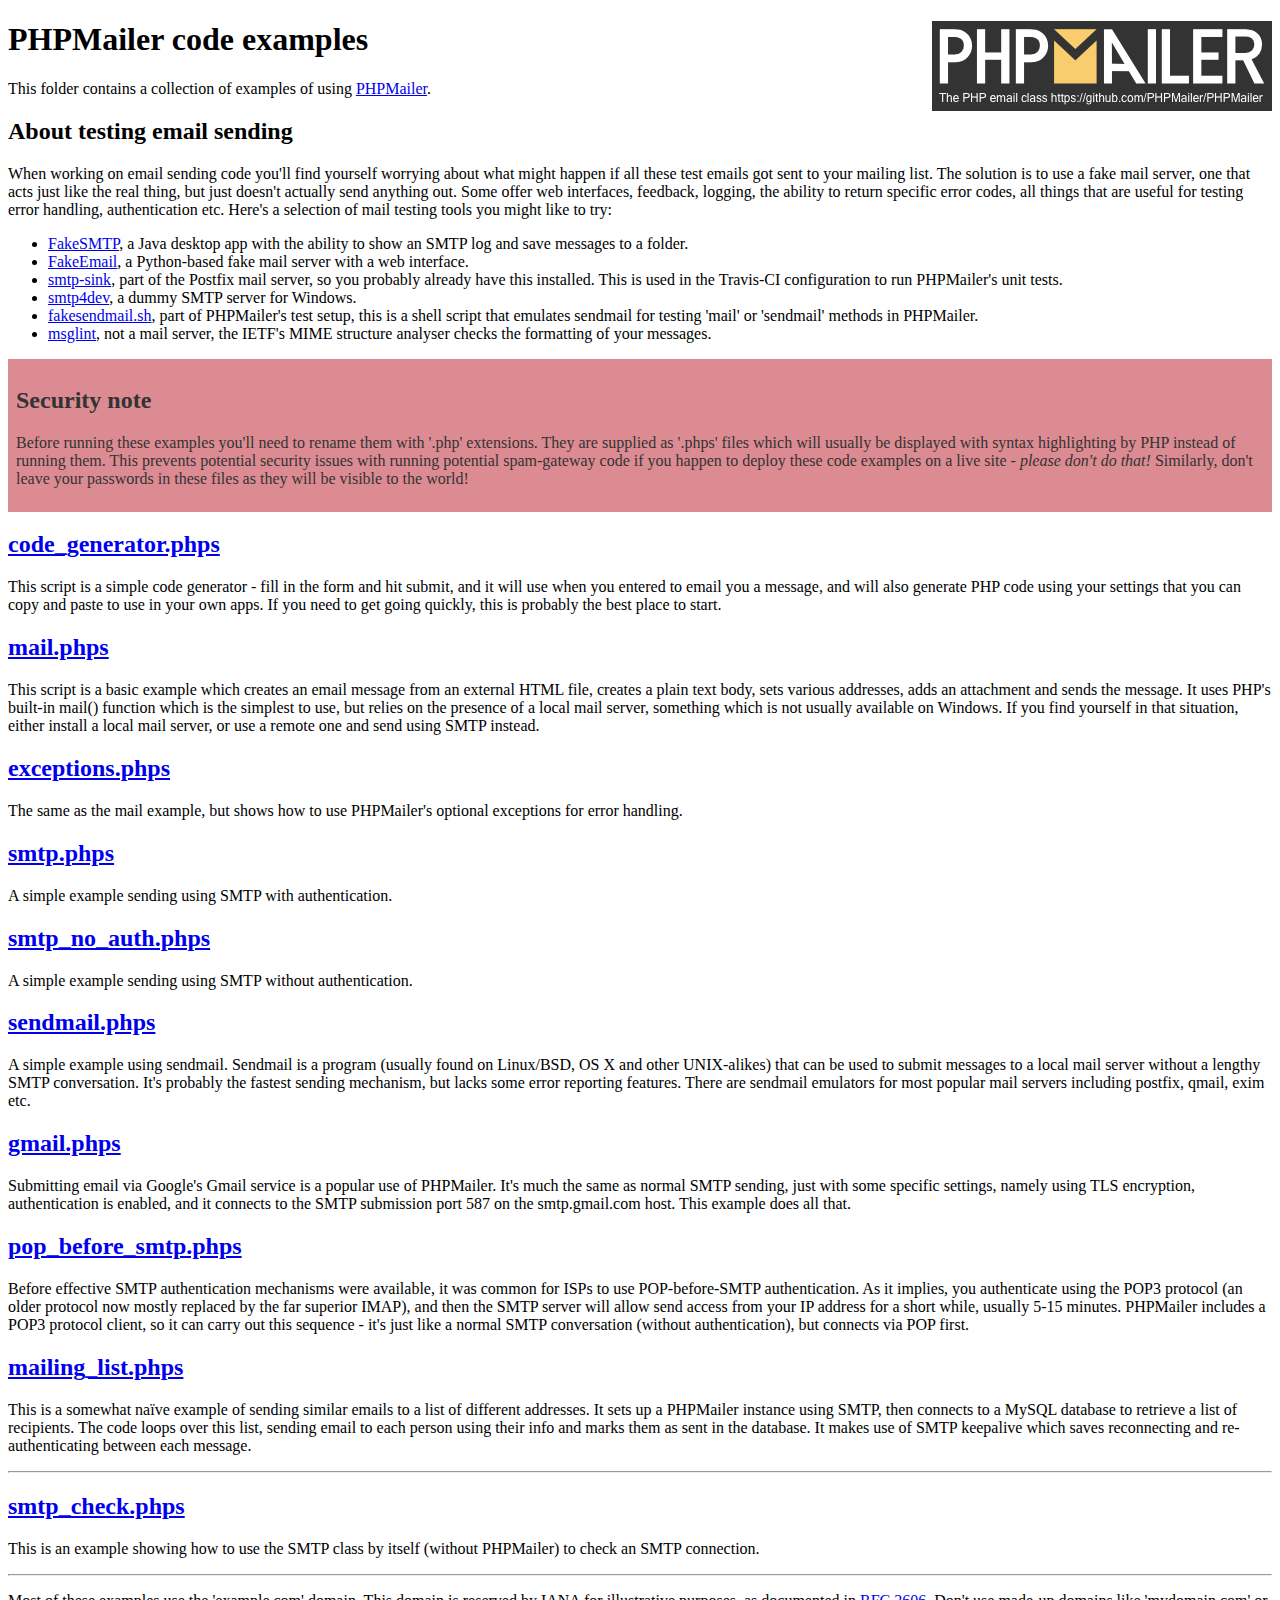
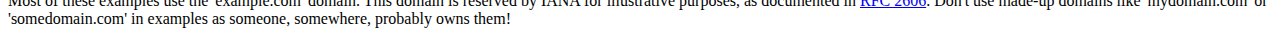
<file: form/php-mailer/examples/index.html>
<!DOCTYPE html>
<html>
<head>
	<meta charset="UTF-8">
	<title>PHPMailer Examples</title>
</head>
<body>
<h1>PHPMailer code examples<a href="https://github.com/PHPMailer/PHPMailer"><img src="images/phpmailer.png" style="float:right; border:0;" alt="PHPMailer logo"></a></h1>
<p>This folder contains a collection of examples of using <a href="https://github.com/PHPMailer/PHPMailer">PHPMailer</a>.</p>
<h2>About testing email sending</h2>
<p>When working on email sending code you'll find yourself worrying about what might happen if all these test emails got sent to your mailing list. The solution is to use a fake mail server, one that acts just like the real thing, but just doesn't actually send anything out. Some offer web interfaces, feedback, logging, the ability to return specific error codes, all things that are useful for testing error handling, authentication etc. Here's a selection of mail testing tools you might like to try:</p>
<ul>
  <li><a href="https://github.com/Nilhcem/FakeSMTP">FakeSMTP</a>, a Java desktop app with the ability to show an SMTP log and save messages to a folder. </li>
  <li><a href="https://github.com/isotoma/FakeEmail">FakeEmail</a>, a Python-based fake mail server with a web interface.</li>
  <li><a href="http://www.postfix.org/smtp-sink.1.html">smtp-sink</a>, part of the Postfix mail server, so you probably already have this installed. This is used in the Travis-CI configuration to run PHPMailer's unit tests.</li>
  <li><a href="http://smtp4dev.codeplex.com">smtp4dev</a>, a dummy SMTP server for Windows.</li>
  <li><a href="https://github.com/PHPMailer/PHPMailer/blob/master/test/fakesendmail.sh">fakesendmail.sh</a>, part of PHPMailer's test setup, this is a shell script that emulates sendmail for testing 'mail' or 'sendmail' methods in PHPMailer.</li>
  <li><a href="http://tools.ietf.org/tools/msglint/">msglint</a>, not a mail server, the IETF's MIME structure analyser checks the formatting of your messages.</li>
</ul>
<div style="padding: 8px; color: #333333; background-color: #dc8b92">
<h2>Security note</h2>
<p>Before running these examples you'll need to rename them with '.php' extensions. They are supplied as '.phps' files which will usually be displayed with syntax highlighting by PHP instead of running them. This prevents potential security issues with running potential spam-gateway code if you happen to deploy these code examples on a live site - <em>please don't do that!</em> Similarly, don't leave your passwords in these files as they will be visible to the world!</p>
</div>
<h2><a href="code_generator.phps">code_generator.phps</a></h2>
<p>This script is a simple code generator - fill in the form and hit submit, and it will use when you entered to email you a message, and will also generate PHP code using your settings that you can copy and paste to use in your own apps. If you need to get going quickly, this is probably the best place to start.</p>
<h2><a href="mail.phps">mail.phps</a></h2>
<p>This script is a basic example which creates an email message from an external HTML file, creates a plain text body, sets various addresses, adds an attachment and sends the message. It uses PHP's built-in mail() function which is the simplest to use, but relies on the presence of a local mail server, something which is not usually available on Windows. If you find yourself in that situation, either install a local mail server, or use a remote one and send using SMTP instead.</p>
<h2><a href="exceptions.phps">exceptions.phps</a></h2>
<p>The same as the mail example, but shows how to use PHPMailer's optional exceptions for error handling.</p>
<h2><a href="smtp.phps">smtp.phps</a></h2>
<p>A simple example sending using SMTP with authentication.</p>
<h2><a href="smtp_no_auth.phps">smtp_no_auth.phps</a></h2>
<p>A simple example sending using SMTP without authentication.</p>
<h2><a href="sendmail.phps">sendmail.phps</a></h2>
<p>A simple example using sendmail. Sendmail is a program (usually found on Linux/BSD, OS X and other UNIX-alikes) that can be used to submit messages to a local mail server without a lengthy SMTP conversation. It's probably the fastest sending mechanism, but lacks some error reporting features. There are sendmail emulators for most popular mail servers including postfix, qmail, exim etc.</p>
<h2><a href="gmail.phps">gmail.phps</a></h2>
<p>Submitting email via Google's Gmail service is a popular use of PHPMailer. It's much the same as normal SMTP sending, just with some specific settings, namely using TLS encryption, authentication is enabled, and it connects to the SMTP submission port 587 on the smtp.gmail.com host. This example does all that.</p>
<h2><a href="pop_before_smtp.phps">pop_before_smtp.phps</a></h2>
<p>Before effective SMTP authentication mechanisms were available, it was common for ISPs to use POP-before-SMTP authentication. As it implies, you authenticate using the POP3 protocol (an older protocol now mostly replaced by the far superior IMAP), and then the SMTP server will allow send access from your IP address for a short while, usually 5-15 minutes. PHPMailer includes a POP3 protocol client, so it can carry out this sequence - it's just like a normal SMTP conversation (without authentication), but connects via POP first.</p>
<h2><a href="mailing_list.phps">mailing_list.phps</a></h2>
<p>This is a somewhat naïve example of sending similar emails to a list of different addresses. It sets up a PHPMailer instance using SMTP, then connects to a MySQL database to retrieve a list of recipients. The code loops over this list, sending email to each person using their info and marks them as sent in the database. It makes use of SMTP keepalive which saves reconnecting and re-authenticating between each message.</p>
<hr>
<h2><a href="smtp_check.phps">smtp_check.phps</a></h2>
<p>This is an example showing how to use the SMTP class by itself (without PHPMailer) to check an SMTP connection.</p>
<hr>
<p>Most of these examples use the 'example.com' domain. This domain is reserved by IANA for illustrative purposes, as documented in <a href="http://tools.ietf.org/html/rfc2606">RFC 2606</a>. Don't use made-up domains like 'mydomain.com' or 'somedomain.com' in examples as someone, somewhere, probably owns them!</p>
</body>
</html>
</file>
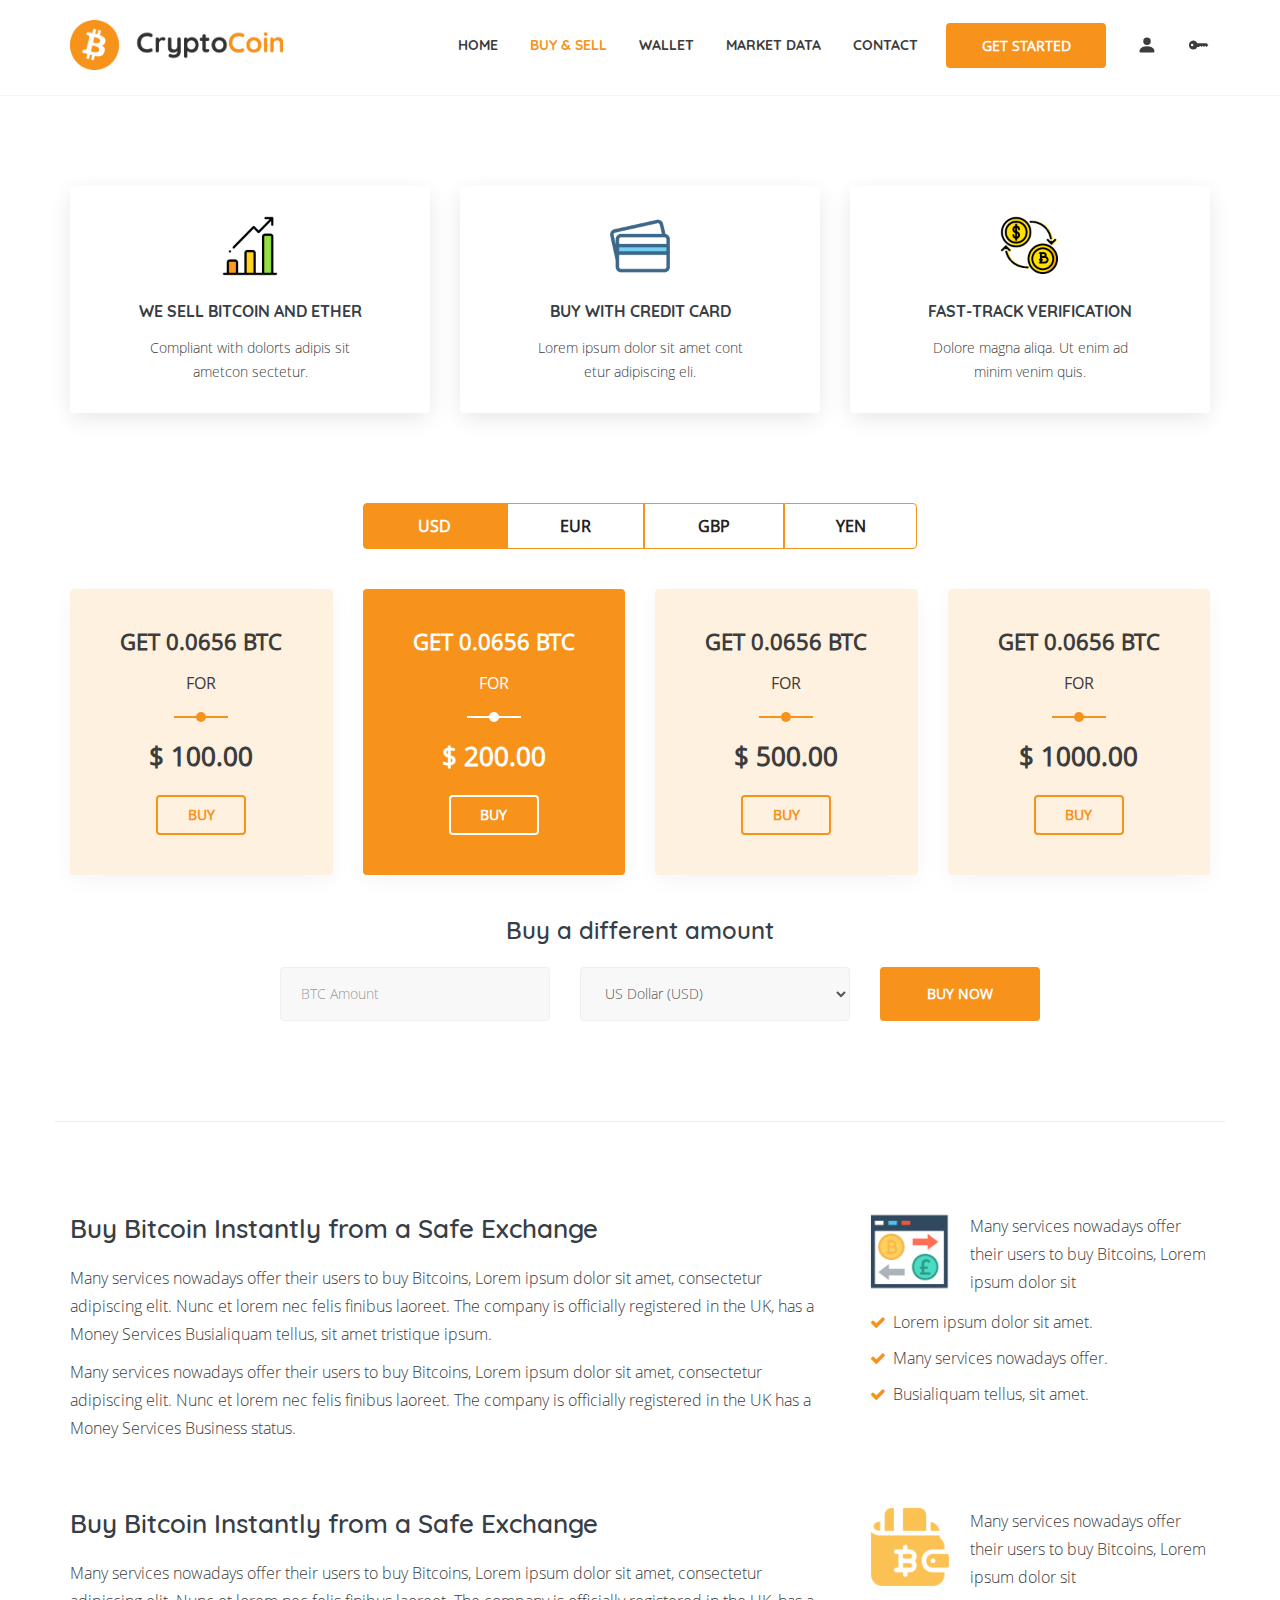
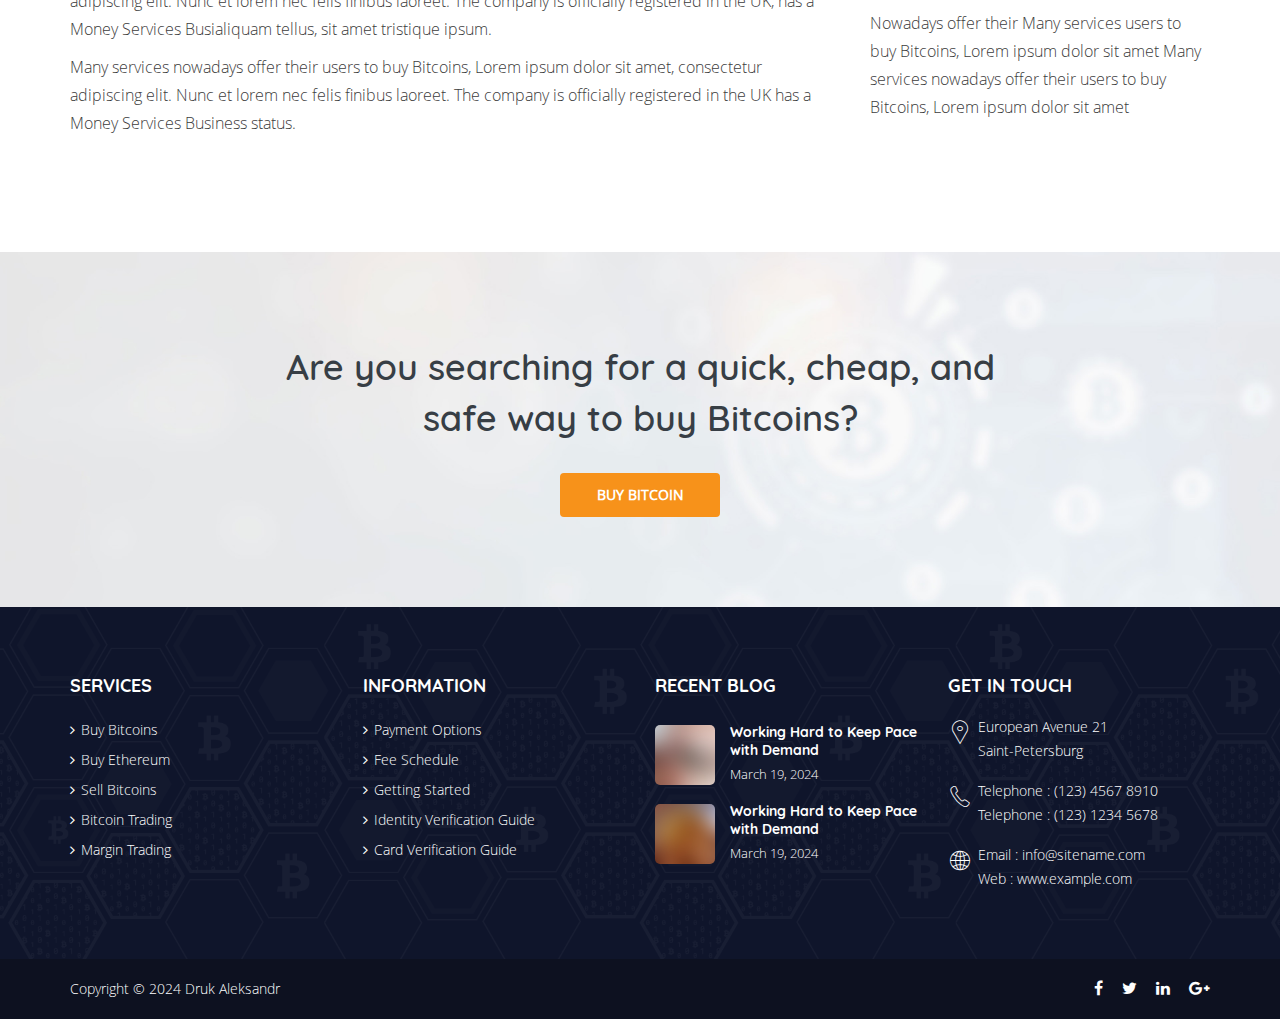
<file: buy-sell.html>
<!DOCTYPE html>
<html lang="zxx" class="js">
  <head>
    <meta charset="utf-8" />
    <meta name="viewport" content="width=device-width, initial-scale=1.0" />
    <meta
      name="description"
      content="CryptoCoin is a powerful Bitcoin Crypto Currency Wallet and Mining Template with full of customization options and features"
    />
    <!-- Fav Icon  -->
    <link rel="shortcut icon" href="images/favicon.png" />
    <!-- Site Title  -->
    <title>Buy Sell - CryptoCoin - Bitcoin Crypto Currency Wallet and Mining Template</title>
    <!-- Vendor Bundle CSS -->
    <link rel="stylesheet" href="assets/css/vendor.bundle.css" />
    <!-- Custom styles for this template -->
    <link href="assets/css/style.css" rel="stylesheet" />
    <link href="assets/css/theme.css" rel="stylesheet" />
  </head>
  <body>
    <!-- Header -->
    <header class="site-header header-s1 is-sticky">
      <!-- Navbar -->
      <div class="navbar navbar-primary">
        <div class="ticker">
          <!-- TradingView Widget BEGIN -->
          <div class="tradingview-widget-container">
            <div class="tradingview-widget-container__widget"></div>
            <script
              type="text/javascript"
              src="https://s3.tradingview.com/external-embedding/embed-widget-ticker-tape.js"
              async
            >
              {
              "symbols": [
                {
              	"proName": "FOREXCOM:SPXUSD",
              	"title": "S&P 500 Index"
                },
                {
              	"proName": "FOREXCOM:NSXUSD",
              	"title": "US 100 Cash CFD"
                },
                {
              	"proName": "FX_IDC:EURUSD",
              	"title": "EUR to USD"
                },
                {
              	"proName": "BITSTAMP:BTCUSD",
              	"title": "Bitcoin"
                },
                {
              	"proName": "BITSTAMP:ETHUSD",
              	"title": "Ethereum"
                }
              ],
              "showSymbolLogo": true,
              "isTransparent": false,
              "displayMode": "adaptive",
              "colorTheme": "light",
              "locale": "en"
               }
            </script>
          </div>
          <!-- TradingView Widget END -->
        </div>
        <div class="container relative">
          <!-- Logo -->
          <a class="navbar-brand" href="index.html">
            <img class="logo logo-dark" alt="logo" src="images/logo.png" />
            <img class="logo logo-light" alt="logo" src="images/logo_white.png" />
          </a>
          <!-- #end Logo -->
          <div class="navbar-header">
            <button
              type="button"
              class="navbar-toggle collapsed"
              data-toggle="collapse"
              data-target="#mainnav"
              aria-expanded="false"
            >
              <span class="sr-only">Menu</span>
              <span class="icon-bar"></span>
              <span class="icon-bar"></span>
              <span class="icon-bar"></span>
            </button>
            <div class="quote-btn">
              <a class="btn" href="contact.html"><span>get started</span></a>
            </div>
          </div>
          <!-- MainNav -->
          <nav class="navbar-collapse collapse" id="mainnav">
            <ul class="nav navbar-nav">
              <li class="dropdown">
                <a href="index.html" class="dropdown-toggle">Home</a>
              </li>
              <li><a href="buy-sell.html">buy &amp; Sell</a></li>
              <li><a href="wallet-features.html">wallet</a></li>
              <li><a href="market-data.html">Market data</a></li>
              <li><a href="contact.html">Contact</a></li>
              <li class="header-btn hidden-xs hidden-sm">
                <a class="btn" href="contact.html">get started</a>
              </li>
              <li class="login-icon">
                <a href="signup.html">
                  <svg
                    xmlns="http://www.w3.org/2000/svg"
                    width="20"
                    height="20"
                    fill="currentColor"
                    class="bi bi-person-fill"
                    viewBox="0 0 16 16"
                  >
                    <path
                      d="M3 14s-1 0-1-1 1-4 6-4 6 3 6 4-1 1-1 1zm5-6a3 3 0 1 0 0-6 3 3 0 0 0 0 6"
                    />
                  </svg>
                </a>
              </li>
              <li class="login-icon">
                <a href="signup.html">
                  <svg
                    xmlns="http://www.w3.org/2000/svg"
                    width="20"
                    height="20"
                    fill="currentColor"
                    class="bi bi-key-fill"
                    viewBox="0 0 16 16"
                  >
                    <path
                      d="M3.5 11.5a3.5 3.5 0 1 1 3.163-5H14L15.5 8 14 9.5l-1-1-1 1-1-1-1 1-1-1-1 1H6.663a3.5 3.5 0 0 1-3.163 2zM2.5 9a1 1 0 1 0 0-2 1 1 0 0 0 0 2"
                    />
                  </svg>
                </a>
              </li>
            </ul>
          </nav>
          <!-- #end MainNav -->
        </div>
      </div>
      <!-- End Navbar -->
    </header>
    <!-- End Header -->

    <!-- Features Box -->
    <div class="features-box section section-pad no-pb">
      <div class="container">
        <div class="row text-center">
          <div class="col-md-4 col-md-offset-0 col-sm-8 col-sm-offset-2 res-m-bttm">
            <div class="box round shadow-alt">
              <img src="images/box-icon-a.png" alt="box-icon" class="box-icon" />
              <h6 class="ucap">We sell bitcoin and ether</h6>
              <p class="small">
                Compliant with dolorts adipis sit <br />
                ametcon sectetur.
              </p>
            </div>
          </div>
          <div class="col-md-4 col-md-offset-0 col-sm-8 col-sm-offset-2 res-m-bttm">
            <div class="box round shadow-alt">
              <img src="images/box-icon-e.png" alt="box-icon" class="box-icon" />
              <h6 class="ucap">Buy with credit card</h6>
              <p class="small">
                Lorem ipsum dolor sit amet cont <br />
                etur adipiscing eli.
              </p>
            </div>
          </div>
          <div class="col-md-4 col-md-offset-0 col-sm-8 col-sm-offset-2">
            <div class="box round shadow-alt">
              <img src="images/box-icon-c.png" alt="box-icon" class="box-icon" />
              <h6 class="ucap">Fast-track verification</h6>
              <p class="small">
                Dolore magna aliqa. Ut enim ad <br />
                minim venim quis.
              </p>
            </div>
          </div>
        </div>
      </div>
    </div>
    <!--End Features Box -->

    <!-- Pricing Tab -->
    <div class="pricing-tab section-pad section">
      <div class="container">
        <div class="tab-custom">
          <div class="row">
            <div class="col-md-6 col-md-offset-3">
              <ul class="nav nav-tabs ucap">
                <li class="active"><a href="#tab1" data-toggle="tab">USD</a></li>
                <li><a href="#tab2" data-toggle="tab">EUR</a></li>
                <li><a href="#tab3" data-toggle="tab">GBP</a></li>
                <li><a href="#tab4" data-toggle="tab">YEN</a></li>
              </ul>
            </div>
          </div>
          <div class="gaps size-2x"></div>
          <!-- Tab panes -->
          <div class="tab-content no-pd">
            <div class="tab-pane fade in active" id="tab1">
              <div class="row">
                <div class="col-md-3 col-sm-6 res-m-bttm">
                  <div class="pricing-box ucap shadow">
                    <span class="pricing-title">get 0.0656 btc</span>
                    <span class="pricing-sub-title">For</span>
                    <span class="pricing-sap"></span>
                    <span class="pricing-price">$ 100.00</span>
                    <a href="#" class="btn btn-xs btn-outline btn-color">Buy</a>
                  </div>
                </div>
                <div class="col-md-3 col-sm-6 res-m-bttm">
                  <div class="pricing-box highlited light ucap shadow">
                    <span class="pricing-title">get 0.0656 btc</span>
                    <span class="pricing-sub-title">For</span>
                    <span class="pricing-sap"></span>
                    <span class="pricing-price">$ 200.00</span>
                    <a href="#" class="btn btn-xs btn-outline btn-alt">Buy</a>
                  </div>
                </div>
                <div class="col-md-3 col-sm-6 res-m-bttm">
                  <div class="pricing-box ucap shadow">
                    <span class="pricing-title">get 0.0656 btc</span>
                    <span class="pricing-sub-title">For</span>
                    <span class="pricing-sap"></span>
                    <span class="pricing-price">$ 500.00</span>
                    <a href="#" class="btn btn-xs btn-outline btn-color">Buy</a>
                  </div>
                </div>
                <div class="col-md-3 col-sm-6 res-m-bttm">
                  <div class="pricing-box ucap shadow">
                    <span class="pricing-title">get 0.0656 btc</span>
                    <span class="pricing-sub-title">For</span>
                    <span class="pricing-sap"></span>
                    <span class="pricing-price">$ 1000.00</span>
                    <a href="#" class="btn btn-xs btn-outline btn-color">Buy</a>
                  </div>
                </div>
              </div>
            </div>
            <div class="tab-pane fade" id="tab2">
              <div class="row">
                <div class="col-md-3 col-sm-6 res-m-bttm">
                  <div class="pricing-box ucap shadow">
                    <span class="pricing-title">get 0.0656 btc</span>
                    <span class="pricing-sub-title">For</span>
                    <span class="pricing-sap"></span>
                    <span class="pricing-price">€ 100.00</span>
                    <a href="#" class="btn btn-xs btn-outline btn-color">Buy</a>
                  </div>
                </div>
                <div class="col-md-3 col-sm-6 res-m-bttm">
                  <div class="pricing-box highlited light ucap shadow">
                    <span class="pricing-title">get 0.0656 btc</span>
                    <span class="pricing-sub-title">For</span>
                    <span class="pricing-sap"></span>
                    <span class="pricing-price">€ 200.00</span>
                    <a href="#" class="btn btn-xs btn-outline btn-alt">Buy</a>
                  </div>
                </div>
                <div class="col-md-3 col-sm-6 res-m-bttm">
                  <div class="pricing-box ucap shadow">
                    <span class="pricing-title">get 0.0656 btc</span>
                    <span class="pricing-sub-title">For</span>
                    <span class="pricing-sap"></span>
                    <span class="pricing-price">€ 500.00</span>
                    <a href="#" class="btn btn-xs btn-outline btn-color">Buy</a>
                  </div>
                </div>
                <div class="col-md-3 col-sm-6 res-m-bttm">
                  <div class="pricing-box ucap shadow">
                    <span class="pricing-title">get 0.0656 btc</span>
                    <span class="pricing-sub-title">For</span>
                    <span class="pricing-sap"></span>
                    <span class="pricing-price">€ 1000.00</span>
                    <a href="#" class="btn btn-xs btn-outline btn-color">Buy</a>
                  </div>
                </div>
              </div>
            </div>
            <div class="tab-pane fade" id="tab3">
              <div class="row">
                <div class="col-md-3 col-sm-6 res-m-bttm">
                  <div class="pricing-box ucap shadow">
                    <span class="pricing-title">get 0.0656 btc</span>
                    <span class="pricing-sub-title">For</span>
                    <span class="pricing-sap"></span>
                    <span class="pricing-price">£ 100.00</span>
                    <a href="#" class="btn btn-xs btn-outline btn-color">Buy</a>
                  </div>
                </div>
                <div class="col-md-3 col-sm-6 res-m-bttm">
                  <div class="pricing-box highlited light ucap shadow">
                    <span class="pricing-title">get 0.0656 btc</span>
                    <span class="pricing-sub-title">For</span>
                    <span class="pricing-sap"></span>
                    <span class="pricing-price">£ 200.00</span>
                    <a href="#" class="btn btn-xs btn-outline btn-alt">Buy</a>
                  </div>
                </div>
                <div class="col-md-3 col-sm-6 res-m-bttm">
                  <div class="pricing-box ucap shadow">
                    <span class="pricing-title">get 0.0656 btc</span>
                    <span class="pricing-sub-title">For</span>
                    <span class="pricing-sap"></span>
                    <span class="pricing-price">£ 500.00</span>
                    <a href="#" class="btn btn-xs btn-outline btn-color">Buy</a>
                  </div>
                </div>
                <div class="col-md-3 col-sm-6 res-m-bttm">
                  <div class="pricing-box ucap shadow">
                    <span class="pricing-title">get 0.0656 btc</span>
                    <span class="pricing-sub-title">For</span>
                    <span class="pricing-sap"></span>
                    <span class="pricing-price">£ 1000.00</span>
                    <a href="#" class="btn btn-xs btn-outline btn-color">Buy</a>
                  </div>
                </div>
              </div>
            </div>
            <div class="tab-pane fade" id="tab4">
              <div class="row">
                <div class="col-md-3 col-sm-6 res-m-bttm">
                  <div class="pricing-box ucap shadow">
                    <span class="pricing-title">get 0.0656 btc</span>
                    <span class="pricing-sub-title">For</span>
                    <span class="pricing-sap"></span>
                    <span class="pricing-price">¥ 100.00</span>
                    <a href="#" class="btn btn-xs btn-outline btn-color">Buy</a>
                  </div>
                </div>
                <div class="col-md-3 col-sm-6 res-m-bttm">
                  <div class="pricing-box highlited light ucap shadow">
                    <span class="pricing-title">get 0.0656 btc</span>
                    <span class="pricing-sub-title">For</span>
                    <span class="pricing-sap"></span>
                    <span class="pricing-price">¥ 200.00</span>
                    <a href="#" class="btn btn-xs btn-outline btn-alt">Buy</a>
                  </div>
                </div>
                <div class="col-md-3 col-sm-6 res-m-bttm">
                  <div class="pricing-box ucap shadow">
                    <span class="pricing-title">get 0.0656 btc</span>
                    <span class="pricing-sub-title">For</span>
                    <span class="pricing-sap"></span>
                    <span class="pricing-price">¥ 500.00</span>
                    <a href="#" class="btn btn-xs btn-outline btn-color">Buy</a>
                  </div>
                </div>
                <div class="col-md-3 col-sm-6 res-m-bttm">
                  <div class="pricing-box ucap shadow">
                    <span class="pricing-title">get 0.0656 btc</span>
                    <span class="pricing-sub-title">For</span>
                    <span class="pricing-sap"></span>
                    <span class="pricing-price">¥ 1000.00</span>
                    <a href="#" class="btn btn-xs btn-outline btn-color">Buy</a>
                  </div>
                </div>
              </div>
            </div>
          </div>
        </div>
        <div class="inline-form text-center">
          <div class="row">
            <div class="col-md-8 col-md-offset-2">
              <h4>Buy a different amount</h4>
              <div class="clearfix">
                <div class="form-field form-m-bttm">
                  <input
                    name="btc-amount"
                    placeholder="BTC Amount"
                    class="form-control required"
                    aria-required="true"
                    type="email"
                  />
                </div>
                <div class="form-field form-m-bttm">
                  <select name="quote-request-hear" class="form-control" aria-invalid="false">
                    <option value="usd">US Dollar (USD)</option>
                    <option value="euro">European (Euro)</option>
                  </select>
                </div>
                <div class="form-field form-button form-m-bttm">
                  <a href="#" class="btn btn-alt">Buy Now</a>
                </div>
              </div>
            </div>
          </div>
        </div>
      </div>
    </div>
    <!--End Pricing Tab -->

    <!--HR Line -->
    <div class="container hr-line"></div>

    <!--Section -->
    <div class="section section-pad">
      <div class="container">
        <div class="row">
          <div class="col-md-8">
            <div class="text-block">
              <h3>Buy Bitcoin Instantly from a Safe Exchange</h3>
              <p>
                Many services nowadays offer their users to buy Bitcoins, Lorem ipsum dolor sit
                amet, consectetur adipiscing elit. Nunc et lorem nec felis finibus laoreet. The
                company is officially registered in the UK, has a Money Services Busialiquam tellus,
                sit amet tristique ipsum.
              </p>
              <p>
                Many services nowadays offer their users to buy Bitcoins, Lorem ipsum dolor sit
                amet, consectetur adipiscing elit. Nunc et lorem nec felis finibus laoreet. The
                company is officially registered in the UK has a Money Services Business status.
              </p>
            </div>
          </div>
          <div class="col-md-4">
            <div class="icon-block">
              <div class="icon-image">
                <img src="images/icon-a.png" alt="icon" />
              </div>
              <p>Many services nowadays offer their users to buy Bitcoins, Lorem ipsum dolor sit</p>
              <ul>
                <li>Lorem ipsum dolor sit amet.</li>
                <li>Many services nowadays offer.</li>
                <li>Busialiquam tellus, sit amet.</li>
              </ul>
            </div>
          </div>
        </div>
        <div class="gaps size-2x"></div>
        <div class="row">
          <div class="col-md-8">
            <div class="text-block">
              <h3>Buy Bitcoin Instantly from a Safe Exchange</h3>
              <p>
                Many services nowadays offer their users to buy Bitcoins, Lorem ipsum dolor sit
                amet, consectetur adipiscing elit. Nunc et lorem nec felis finibus laoreet. The
                company is officially registered in the UK, has a Money Services Busialiquam tellus,
                sit amet tristique ipsum.
              </p>
              <p>
                Many services nowadays offer their users to buy Bitcoins, Lorem ipsum dolor sit
                amet, consectetur adipiscing elit. Nunc et lorem nec felis finibus laoreet. The
                company is officially registered in the UK has a Money Services Business status.
              </p>
            </div>
          </div>
          <div class="col-md-4">
            <div class="icon-block">
              <div class="icon-image">
                <img src="images/icon-b.png" alt="icon" />
              </div>
              <p>Many services nowadays offer their users to buy Bitcoins, Lorem ipsum dolor sit</p>
              <p>
                Nowadays offer their Many services users to buy Bitcoins, Lorem ipsum dolor sit amet
                Many services nowadays offer their users to buy Bitcoins, Lorem ipsum dolor sit amet
              </p>
            </div>
          </div>
        </div>
      </div>
    </div>
    <!-- End Section -->
    <div class="section section-pad cta-section">
      <div class="imagebg has-parallax">
        <img src="images/cta-light-bg.jpg" alt="cta-light" />
      </div>
      <div class="container">
        <div class="row text-center">
          <div class="col-md-8 col-md-offset-2">
            <h3>Are you searching for a quick, cheap, and safe way to buy Bitcoins?</h3>
            <a href="#" class="btn btn-md btn-alt">buy bitcoin</a>
          </div>
        </div>
      </div>
    </div>

    <!-- Section Footer -->
    <div class="footer-section section section-pad-md light bg-footer">
      <div class="imagebg footerbg">
        <img src="images/footer-bg.png" alt="footer-bg" />
      </div>
      <div class="container">
        <div class="row">
          <div class="col-md-3 col-sm-6 wgs-box res-m-bttm">
            <!-- Each Widget -->
            <div class="wgs-footer wgs-menu">
              <h5 class="wgs-title ucap">Services</h5>
              <div class="wgs-content">
                <ul class="menu">
                  <li><a href="#">Buy Bitcoins</a></li>
                  <li><a href="#">Buy Ethereum</a></li>
                  <li><a href="#">Sell Bitcoins</a></li>
                  <li><a href="#">Bitcoin Trading</a></li>
                  <li><a href="#">Margin Trading</a></li>
                </ul>
              </div>
            </div>
            <!-- End Widget -->
          </div>
          <div class="col-md-3 col-sm-6 wgs-box res-m-bttm">
            <!-- Each Widget -->
            <div class="wgs-footer wgs-menu">
              <h5 class="wgs-title ucap">Information</h5>
              <div class="wgs-content">
                <ul class="menu">
                  <li><a href="#">Payment Options</a></li>
                  <li><a href="#">Fee Schedule</a></li>
                  <li><a href="#">Getting Started</a></li>
                  <li><a href="#">Identity Verification Guide</a></li>
                  <li><a href="#">Card Verification Guide</a></li>
                </ul>
              </div>
            </div>
            <!-- End Widget -->
          </div>
          <div class="col-md-3 col-sm-6 wgs-box res-m-bttm">
            <!-- Each Widget -->
            <div class="wgs-footer wgs-post">
              <h5 class="wgs-title ucap">Recent Blog</h5>
              <div class="wgs-content">
                <div class="wgs-post-single">
                  <div class="wgs-post-thumb">
                    <img src="images/post-thumb-sm-b.jpg" alt="post-thumb" />
                  </div>
                  <div class="wgs-post-entry">
                    <h6 class="wgs-post-title">
                      <a href="blog-single.html">Working Hard to Keep Pace with Demand </a>
                    </h6>
                    <span class="wgs-post-meta">March 19, 2024</span>
                  </div>
                </div>
                <div class="wgs-post-single">
                  <div class="wgs-post-thumb">
                    <img src="images/post-thumb-sm-c.jpg" alt="post-thumb" />
                  </div>
                  <div class="wgs-post-entry">
                    <h6 class="wgs-post-title">
                      <a href="blog-single.html">Working Hard to Keep Pace with Demand </a>
                    </h6>
                    <span class="wgs-post-meta">March 19, 2024</span>
                  </div>
                </div>
              </div>
            </div>
            <!-- End Widget -->
          </div>
          <div class="col-md-3 col-sm-6 wgs-box res-m-bttm">
            <!-- Each Widget -->
            <div class="wgs-footer wgs-contact">
              <h5 class="wgs-title ucap">get in touch</h5>
              <div class="wgs-content">
                <ul class="wgs-contact-list">
                  <li>
                    <span class="pe pe-7s-map-marker"></span>European Avenue 21
                    <br />Saint-Petersburg
                  </li>
                  <li>
                    <span class="pe pe-7s-call"></span>Telephone : (123) 4567 8910 <br />Telephone :
                    (123) 1234 5678
                  </li>
                  <li>
                    <span class="pe pe-7s-global"></span>Email :
                    <a href="mailto:info@sitename.com">info@sitename.com</a> <br />Web :
                    <a href="http://example.com">www.example.com</a>
                  </li>
                </ul>
              </div>
            </div>
            <!-- End Widget -->
          </div>
        </div>
      </div>
    </div>
    <!-- End Section -->

    <!-- Copyright -->
    <div class="copyright light">
      <div class="container">
        <div class="row">
          <div class="site-copy col-sm-7">
            <p>Copyright &copy; 2024 Druk Aleksandr</p>
          </div>
          <div class="col-sm-5 text-right mobile-left">
            <ul class="social">
              <li>
                <a href="#"><em class="fa fa-facebook"></em></a>
              </li>
              <li>
                <a href="#"><em class="fa fa-twitter"></em></a>
              </li>
              <li>
                <a href="#"><em class="fa fa-linkedin"></em></a>
              </li>
              <li>
                <a href="#"><em class="fa fa-google-plus"></em></a>
              </li>
            </ul>
          </div>
        </div>
      </div>
    </div>
    <!-- End Copyright -->

    <!-- Preloader !remove please if you do not want -->
    <div id="preloader"><div id="status">&nbsp;</div></div>
    <!-- Preloader End -->

    <!-- JavaScript
		================================================== -->
    <!-- Placed at the end of the document so the pages load faster -->

    <script src="assets/js/jquery.bundle.js"></script>
    <script src="assets/js/script.js"></script>
  </body>
</html>
</file>
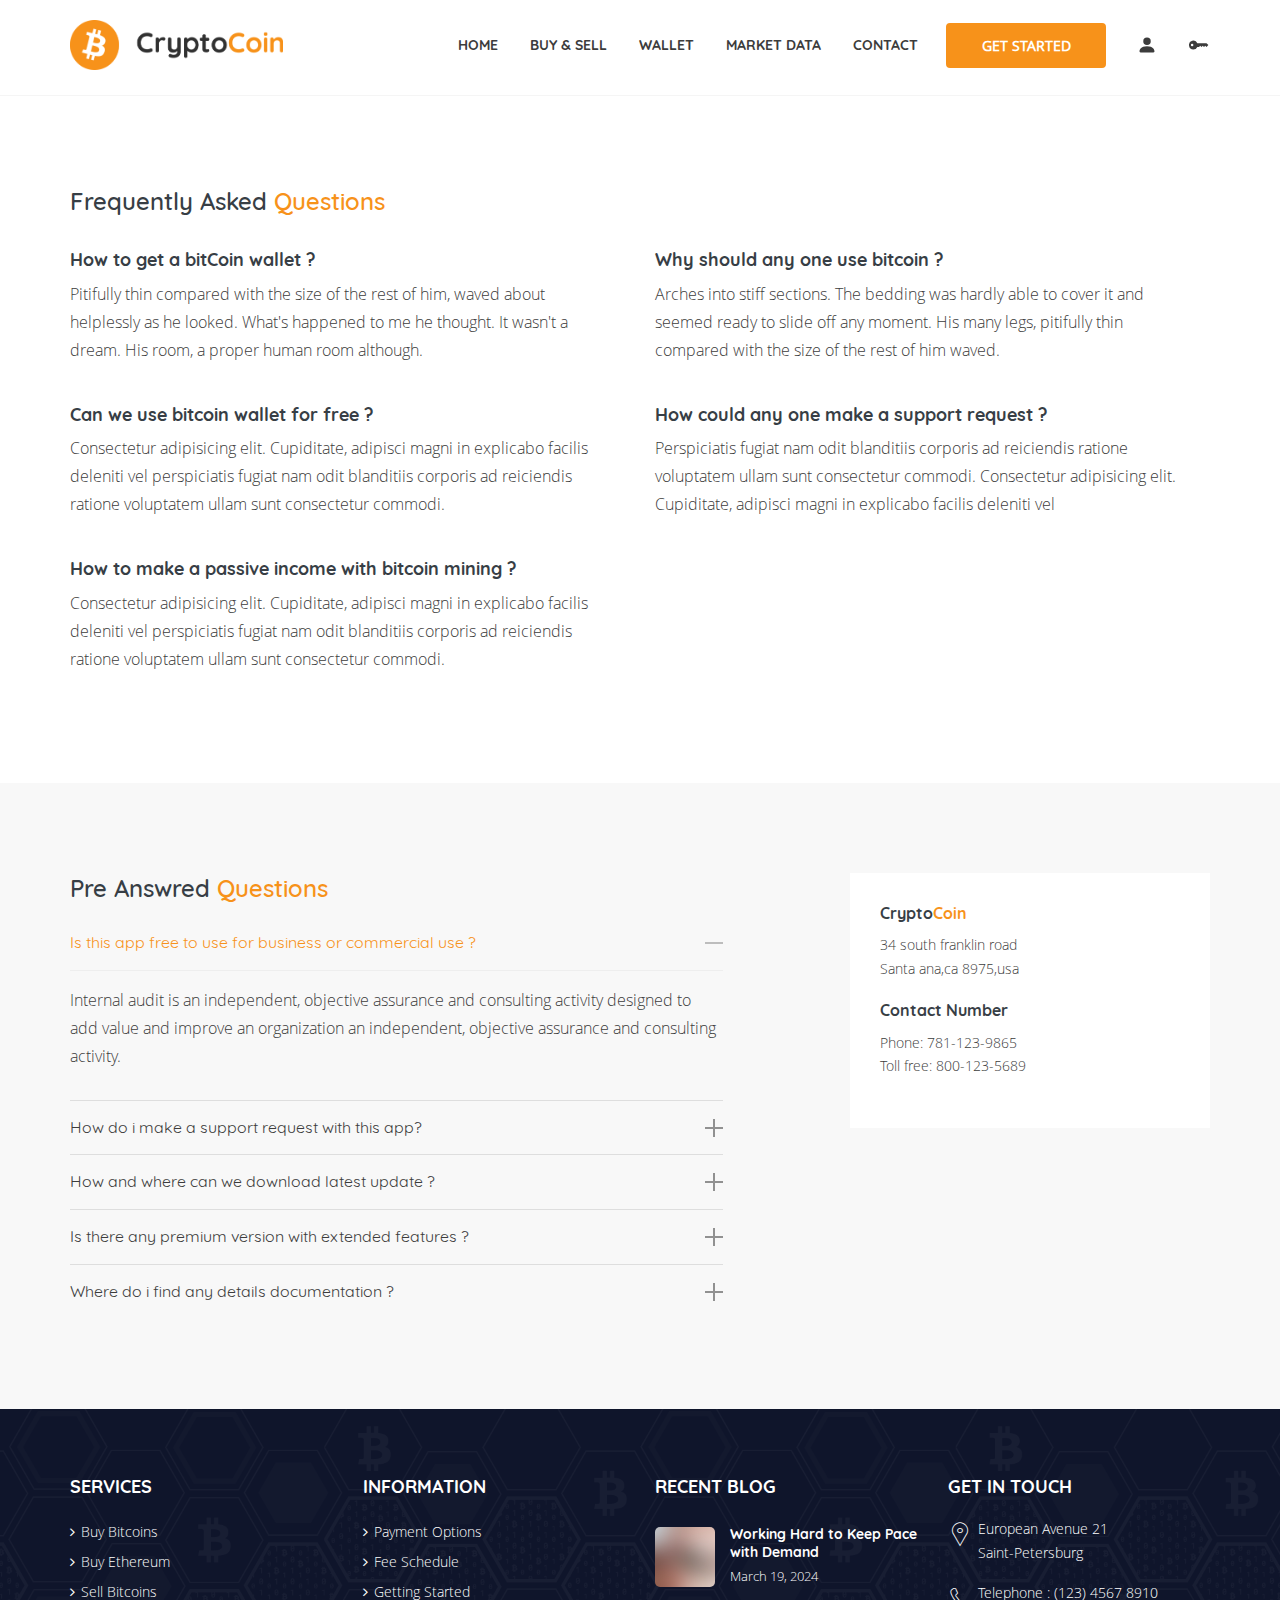
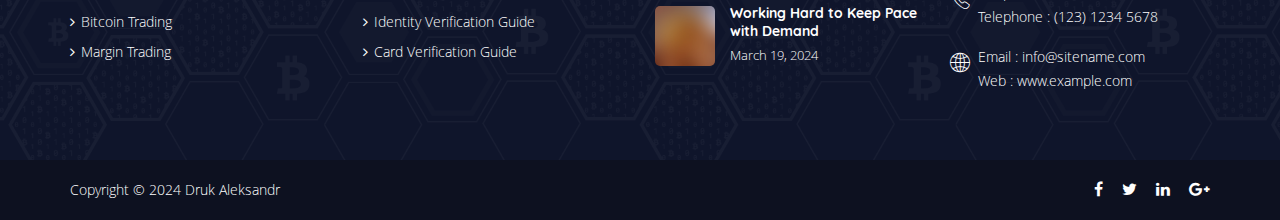
<file: faqs.html>
<!DOCTYPE html>
<html lang="zxx" class="js">
  <head>
    <meta charset="utf-8" />
    <meta name="viewport" content="width=device-width, initial-scale=1.0" />
    <meta
      name="description"
      content="CryptoCoin is a powerful Bitcoin Crypto Currency Wallet and Mining Template with full of customization options and features"
    />
    <!-- Fav Icon  -->
    <link rel="shortcut icon" href="images/favicon.png" />
    <!-- Site Title  -->
    <title>Faq - CryptoCoin - Bitcoin Crypto Currency Wallet and Mining Template</title>
    <!-- Vendor Bundle CSS -->
    <link rel="stylesheet" href="assets/css/vendor.bundle.css" />
    <!-- Custom styles for this template -->
    <link href="assets/css/style.css" rel="stylesheet" />
    <link href="assets/css/theme.css" rel="stylesheet" />
  </head>
  <body>
    <!-- Header -->
    <header class="site-header header-s1 is-sticky">
      <!-- Navbar -->
      <div class="navbar navbar-primary">
        <div class="ticker">
          <!-- TradingView Widget BEGIN -->
          <div class="tradingview-widget-container">
            <div class="tradingview-widget-container__widget"></div>
            <script
              type="text/javascript"
              src="https://s3.tradingview.com/external-embedding/embed-widget-ticker-tape.js"
              async
            >
              {
              "symbols": [
                {
              	"proName": "FOREXCOM:SPXUSD",
              	"title": "S&P 500 Index"
                },
                {
              	"proName": "FOREXCOM:NSXUSD",
              	"title": "US 100 Cash CFD"
                },
                {
              	"proName": "FX_IDC:EURUSD",
              	"title": "EUR to USD"
                },
                {
              	"proName": "BITSTAMP:BTCUSD",
              	"title": "Bitcoin"
                },
                {
              	"proName": "BITSTAMP:ETHUSD",
              	"title": "Ethereum"
                }
              ],
              "showSymbolLogo": true,
              "isTransparent": false,
              "displayMode": "adaptive",
              "colorTheme": "light",
              "locale": "en"
               }
            </script>
          </div>
          <!-- TradingView Widget END -->
        </div>
        <div class="container relative">
          <!-- Logo -->
          <a class="navbar-brand" href="index.html">
            <img class="logo logo-dark" alt="logo" src="images/logo.png" />
            <img class="logo logo-light" alt="logo" src="images/logo_white.png" />
          </a>
          <!-- #end Logo -->
          <div class="navbar-header">
            <button
              type="button"
              class="navbar-toggle collapsed"
              data-toggle="collapse"
              data-target="#mainnav"
              aria-expanded="false"
            >
              <span class="sr-only">Menu</span>
              <span class="icon-bar"></span>
              <span class="icon-bar"></span>
              <span class="icon-bar"></span>
            </button>
            <div class="quote-btn">
              <a class="btn" href="contact.html"><span>get started</span></a>
            </div>
          </div>
          <!-- MainNav -->
          <nav class="navbar-collapse collapse" id="mainnav">
            <ul class="nav navbar-nav">
              <li class="dropdown">
                <a href="index.html" class="dropdown-toggle">Home</a>
              </li>
              <li><a href="buy-sell.html">buy &amp; Sell</a></li>
              <li><a href="wallet-features.html">wallet</a></li>
              <li><a href="market-data.html">Market data</a></li>
              <li><a href="contact.html">Contact</a></li>
              <li class="header-btn hidden-xs hidden-sm">
                <a class="btn" href="contact.html">get started</a>
              </li>
              <li class="login-icon">
                <a href="signup.html">
                  <svg
                    xmlns="http://www.w3.org/2000/svg"
                    width="20"
                    height="20"
                    fill="currentColor"
                    class="bi bi-person-fill"
                    viewBox="0 0 16 16"
                  >
                    <path
                      d="M3 14s-1 0-1-1 1-4 6-4 6 3 6 4-1 1-1 1zm5-6a3 3 0 1 0 0-6 3 3 0 0 0 0 6"
                    />
                  </svg>
                </a>
              </li>
              <li class="login-icon">
                <a href="signup.html">
                  <svg
                    xmlns="http://www.w3.org/2000/svg"
                    width="20"
                    height="20"
                    fill="currentColor"
                    class="bi bi-key-fill"
                    viewBox="0 0 16 16"
                  >
                    <path
                      d="M3.5 11.5a3.5 3.5 0 1 1 3.163-5H14L15.5 8 14 9.5l-1-1-1 1-1-1-1 1-1-1-1 1H6.663a3.5 3.5 0 0 1-3.163 2zM2.5 9a1 1 0 1 0 0-2 1 1 0 0 0 0 2"
                    />
                  </svg>
                </a>
              </li>
            </ul>
          </nav>
          <!-- #end MainNav -->
        </div>
      </div>
      <!-- End Navbar -->
    </header>
    <!-- End Header -->

    <!-- Section -->
    <div class="section section-pad">
      <div class="container">
        <div class="row">
          <div class="col-md-12">
            <h4>Frequently Asked <span>Questions</span></h4>
            <div class="gaps size-1x"></div>
          </div>
        </div>
        <div class="faq-one row">
          <div class="col-md-6">
            <div class="single-faq mr-x2">
              <h5 class="faq-heading">How to get a bitCoin wallet ?</h5>
              <p>
                Pitifully thin compared with the size of the rest of him, waved about helplessly as
                he looked. What's happened to me he thought. It wasn't a dream. His room, a proper
                human room although.
              </p>
            </div>
            <div class="gaps size-x2"></div>
          </div>
          <div class="col-md-6">
            <div class="single-faq mr-x2">
              <h5 class="faq-heading">Why should any one use bitcoin ?</h5>
              <p>
                Arches into stiff sections. The bedding was hardly able to cover it and seemed ready
                to slide off any moment. His many legs, pitifully thin compared with the size of the
                rest of him waved.
              </p>
            </div>
            <div class="gaps size-x2"></div>
          </div>
          <div class="col-md-6">
            <div class="single-faq mr-x2">
              <h5 class="faq-heading">Can we use bitcoin wallet for free ?</h5>
              <p>
                Consectetur adipisicing elit. Cupiditate, adipisci magni in explicabo facilis
                deleniti vel perspiciatis fugiat nam odit blanditiis corporis ad reiciendis ratione
                voluptatem ullam sunt consectetur commodi.
              </p>
            </div>
            <div class="gaps size-x2"></div>
          </div>
          <div class="col-md-6">
            <div class="single-faq mr-x2">
              <h5 class="faq-heading">How could any one make a support request ?</h5>
              <p>
                Perspiciatis fugiat nam odit blanditiis corporis ad reiciendis ratione voluptatem
                ullam sunt consectetur commodi. Consectetur adipisicing elit. Cupiditate, adipisci
                magni in explicabo facilis deleniti vel
              </p>
            </div>
            <div class="gaps size-x2"></div>
          </div>
          <div class="col-md-6 res-m-bttm">
            <div class="single-faq mr-x2">
              <h5 class="faq-heading">How to make a passive income with bitcoin mining ?</h5>
              <p>
                Consectetur adipisicing elit. Cupiditate, adipisci magni in explicabo facilis
                deleniti vel perspiciatis fugiat nam odit blanditiis corporis ad reiciendis ratione
                voluptatem ullam sunt consectetur commodi.
              </p>
            </div>
          </div>
        </div>
      </div>
    </div>
    <!-- End Section -->

    <!-- Section -->
    <div class="section section-pad bg-grey">
      <div class="container">
        <div class="row">
          <div class="col-md-7 res-m-bttm">
            <h4>Pre Answred <span>Questions</span></h4>
            <!-- Accordion -->
            <div
              class="panel-group accordion"
              id="another"
              role="tablist"
              aria-multiselectable="true"
            >
              <!-- each panel for accordion -->
              <div class="panel panel-default">
                <div class="panel-heading" role="tab" id="accordion-i1">
                  <h6 class="panel-title">
                    <a
                      role="button"
                      data-toggle="collapse"
                      data-parent="#another"
                      href="#accordion-pane-i1"
                      aria-expanded="false"
                    >
                      Is this app free to use for business or commercial use ?
                      <span class="plus-minus"><span></span></span>
                    </a>
                  </h6>
                </div>
                <div
                  id="accordion-pane-i1"
                  class="panel-collapse collapse in"
                  role="tabpanel"
                  aria-labelledby="accordion-i1"
                >
                  <div class="panel-body">
                    <p>
                      Internal audit is an independent, objective assurance and consulting activity
                      designed to add value and improve an organization an independent, objective
                      assurance and consulting activity.
                    </p>
                  </div>
                </div>
              </div>
              <!-- each panel for accordion -->
              <div class="panel panel-default">
                <div class="panel-heading" role="tab" id="accordion-i2">
                  <h6 class="panel-title">
                    <a
                      class="collapsed"
                      role="button"
                      data-toggle="collapse"
                      data-parent="#another"
                      href="#accordion-pane-i2"
                      aria-expanded="false"
                    >
                      How do i make a support request with this app?
                      <span class="plus-minus"><span></span></span>
                    </a>
                  </h6>
                </div>
                <div
                  id="accordion-pane-i2"
                  class="panel-collapse collapse"
                  role="tabpanel"
                  aria-labelledby="accordion-i2"
                >
                  <div class="panel-body">
                    <p>
                      Internal audit is an independent, objective assurance and consulting activity
                      designed to add value and improve an organization an independent, objective
                      assurance and consulting activity.
                    </p>
                  </div>
                </div>
              </div>
              <!-- each panel for accordion -->
              <div class="panel panel-default">
                <div class="panel-heading" role="tab" id="accordion-i3">
                  <h6 class="panel-title">
                    <a
                      class="collapsed"
                      role="button"
                      data-toggle="collapse"
                      data-parent="#another"
                      href="#accordion-pane-i3"
                      aria-expanded="false"
                    >
                      How and where can we download latest update ?
                      <span class="plus-minus"><span></span></span>
                    </a>
                  </h6>
                </div>
                <div
                  id="accordion-pane-i3"
                  class="panel-collapse collapse"
                  role="tabpanel"
                  aria-labelledby="accordion-i3"
                >
                  <div class="panel-body">
                    <p>
                      Internal audit is an independent, objective assurance and consulting activity
                      designed to add value and improve an organization an independent, objective
                      assurance and consulting activity.
                    </p>
                  </div>
                </div>
              </div>
              <!-- each panel for accordion -->
              <div class="panel panel-default">
                <div class="panel-heading" role="tab" id="accordion-i4">
                  <h6 class="panel-title">
                    <a
                      class="collapsed"
                      role="button"
                      data-toggle="collapse"
                      data-parent="#another"
                      href="#accordion-pane-i4"
                      aria-expanded="false"
                    >
                      Is there any premium version with extended features ?
                      <span class="plus-minus"><span></span></span>
                    </a>
                  </h6>
                </div>
                <div
                  id="accordion-pane-i4"
                  class="panel-collapse collapse"
                  role="tabpanel"
                  aria-labelledby="accordion-i4"
                >
                  <div class="panel-body">
                    <p>
                      Internal audit is an independent, objective assurance and consulting activity
                      designed to add value and improve an organization an independent, objective
                      assurance and consulting activity.
                    </p>
                  </div>
                </div>
              </div>
              <!-- end each panel -->
              <!-- each panel for accordion -->
              <div class="panel panel-default">
                <div class="panel-heading" role="tab" id="accordion-i5">
                  <h6 class="panel-title">
                    <a
                      class="collapsed"
                      role="button"
                      data-toggle="collapse"
                      data-parent="#another"
                      href="#accordion-pane-i5"
                      aria-expanded="false"
                    >
                      Where do i find any details documentation ?
                      <span class="plus-minus"><span></span></span>
                    </a>
                  </h6>
                </div>
                <div
                  id="accordion-pane-i5"
                  class="panel-collapse collapse"
                  role="tabpanel"
                  aria-labelledby="accordion-i5"
                >
                  <div class="panel-body">
                    <p>
                      Internal audit is an independent, objective assurance and consulting activity
                      designed to add value and improve an organization an independent, objective
                      assurance and consulting activity.
                    </p>
                  </div>
                </div>
              </div>
              <!-- end each panel -->
            </div>
            <!-- Accordion #end -->
          </div>
          <div class="col-md-4 col-md-offset-1">
            <div class="sidebar-right wgs-box bg-white pd-x3">
              <div class="wgs-contact-info">
                <div class="wgs-content boxed">
                  <div class="contact-information">
                    <div class="contact-entry">
                      <h6>Crypto<span>Coin</span></h6>
                      <p>34 south franklin road<br />Santa ana,ca 8975,usa</p>
                    </div>
                    <div class="gaps size-1x"></div>
                    <div class="contact-entry">
                      <h6>Contact number</h6>
                      <p>Phone: 781-123-9865<br />Toll free: 800-123-5689</p>
                    </div>
                  </div>
                </div>
              </div>
            </div>
          </div>
        </div>
      </div>
    </div>
    <!-- End Section -->

    <!-- Section Footer -->
    <div class="footer-section section section-pad-md light bg-footer">
      <div class="imagebg footerbg">
        <img src="images/footer-bg.png" alt="footer-bg" />
      </div>
      <div class="container">
        <div class="row">
          <div class="col-md-3 col-sm-6 wgs-box res-m-bttm">
            <!-- Each Widget -->
            <div class="wgs-footer wgs-menu">
              <h5 class="wgs-title ucap">Services</h5>
              <div class="wgs-content">
                <ul class="menu">
                  <li><a href="#">Buy Bitcoins</a></li>
                  <li><a href="#">Buy Ethereum</a></li>
                  <li><a href="#">Sell Bitcoins</a></li>
                  <li><a href="#">Bitcoin Trading</a></li>
                  <li><a href="#">Margin Trading</a></li>
                </ul>
              </div>
            </div>
            <!-- End Widget -->
          </div>
          <div class="col-md-3 col-sm-6 wgs-box res-m-bttm">
            <!-- Each Widget -->
            <div class="wgs-footer wgs-menu">
              <h5 class="wgs-title ucap">Information</h5>
              <div class="wgs-content">
                <ul class="menu">
                  <li><a href="#">Payment Options</a></li>
                  <li><a href="#">Fee Schedule</a></li>
                  <li><a href="#">Getting Started</a></li>
                  <li><a href="#">Identity Verification Guide</a></li>
                  <li><a href="#">Card Verification Guide</a></li>
                </ul>
              </div>
            </div>
            <!-- End Widget -->
          </div>
          <div class="col-md-3 col-sm-6 wgs-box res-m-bttm">
            <!-- Each Widget -->
            <div class="wgs-footer wgs-post">
              <h5 class="wgs-title ucap">Recent Blog</h5>
              <div class="wgs-content">
                <div class="wgs-post-single">
                  <div class="wgs-post-thumb">
                    <img src="images/post-thumb-sm-b.jpg" alt="post-thumb" />
                  </div>
                  <div class="wgs-post-entry">
                    <h6 class="wgs-post-title">
                      <a href="blog-single.html">Working Hard to Keep Pace with Demand </a>
                    </h6>
                    <span class="wgs-post-meta">March 19, 2024</span>
                  </div>
                </div>
                <div class="wgs-post-single">
                  <div class="wgs-post-thumb">
                    <img src="images/post-thumb-sm-c.jpg" alt="post-thumb" />
                  </div>
                  <div class="wgs-post-entry">
                    <h6 class="wgs-post-title">
                      <a href="blog-single.html">Working Hard to Keep Pace with Demand </a>
                    </h6>
                    <span class="wgs-post-meta">March 19, 2024</span>
                  </div>
                </div>
              </div>
            </div>
            <!-- End Widget -->
          </div>
          <div class="col-md-3 col-sm-6 wgs-box res-m-bttm">
            <!-- Each Widget -->
            <div class="wgs-footer wgs-contact">
              <h5 class="wgs-title ucap">get in touch</h5>
              <div class="wgs-content">
                <ul class="wgs-contact-list">
                  <li>
                    <span class="pe pe-7s-map-marker"></span>European Avenue 21
                    <br />Saint-Petersburg
                  </li>
                  <li>
                    <span class="pe pe-7s-call"></span>Telephone : (123) 4567 8910 <br />Telephone :
                    (123) 1234 5678
                  </li>
                  <li>
                    <span class="pe pe-7s-global"></span>Email :
                    <a href="mailto:info@sitename.com">info@sitename.com</a> <br />Web :
                    <a href="http://example.com">www.example.com</a>
                  </li>
                </ul>
              </div>
            </div>
            <!-- End Widget -->
          </div>
        </div>
      </div>
    </div>
    <!-- End Section -->

    <!-- Copyright -->
    <div class="copyright light">
      <div class="container">
        <div class="row">
          <div class="site-copy col-sm-7">
            <p>Copyright &copy; 2024 Druk Aleksandr</p>
          </div>
          <div class="col-sm-5 text-right mobile-left">
            <ul class="social">
              <li>
                <a href="#"><em class="fa fa-facebook"></em></a>
              </li>
              <li>
                <a href="#"><em class="fa fa-twitter"></em></a>
              </li>
              <li>
                <a href="#"><em class="fa fa-linkedin"></em></a>
              </li>
              <li>
                <a href="#"><em class="fa fa-google-plus"></em></a>
              </li>
            </ul>
          </div>
        </div>
      </div>
    </div>
    <!-- End Copyright -->

    <!-- Preloader !remove please if you do not want -->
    <div id="preloader"><div id="status">&nbsp;</div></div>
    <!-- Preloader End -->

    <!-- JavaScript
		================================================== -->
    <!-- Placed at the end of the document so the pages load faster -->

    <script src="assets/js/jquery.bundle.js"></script>
    <script src="assets/js/script.js"></script>
  </body>
</html>
</file>
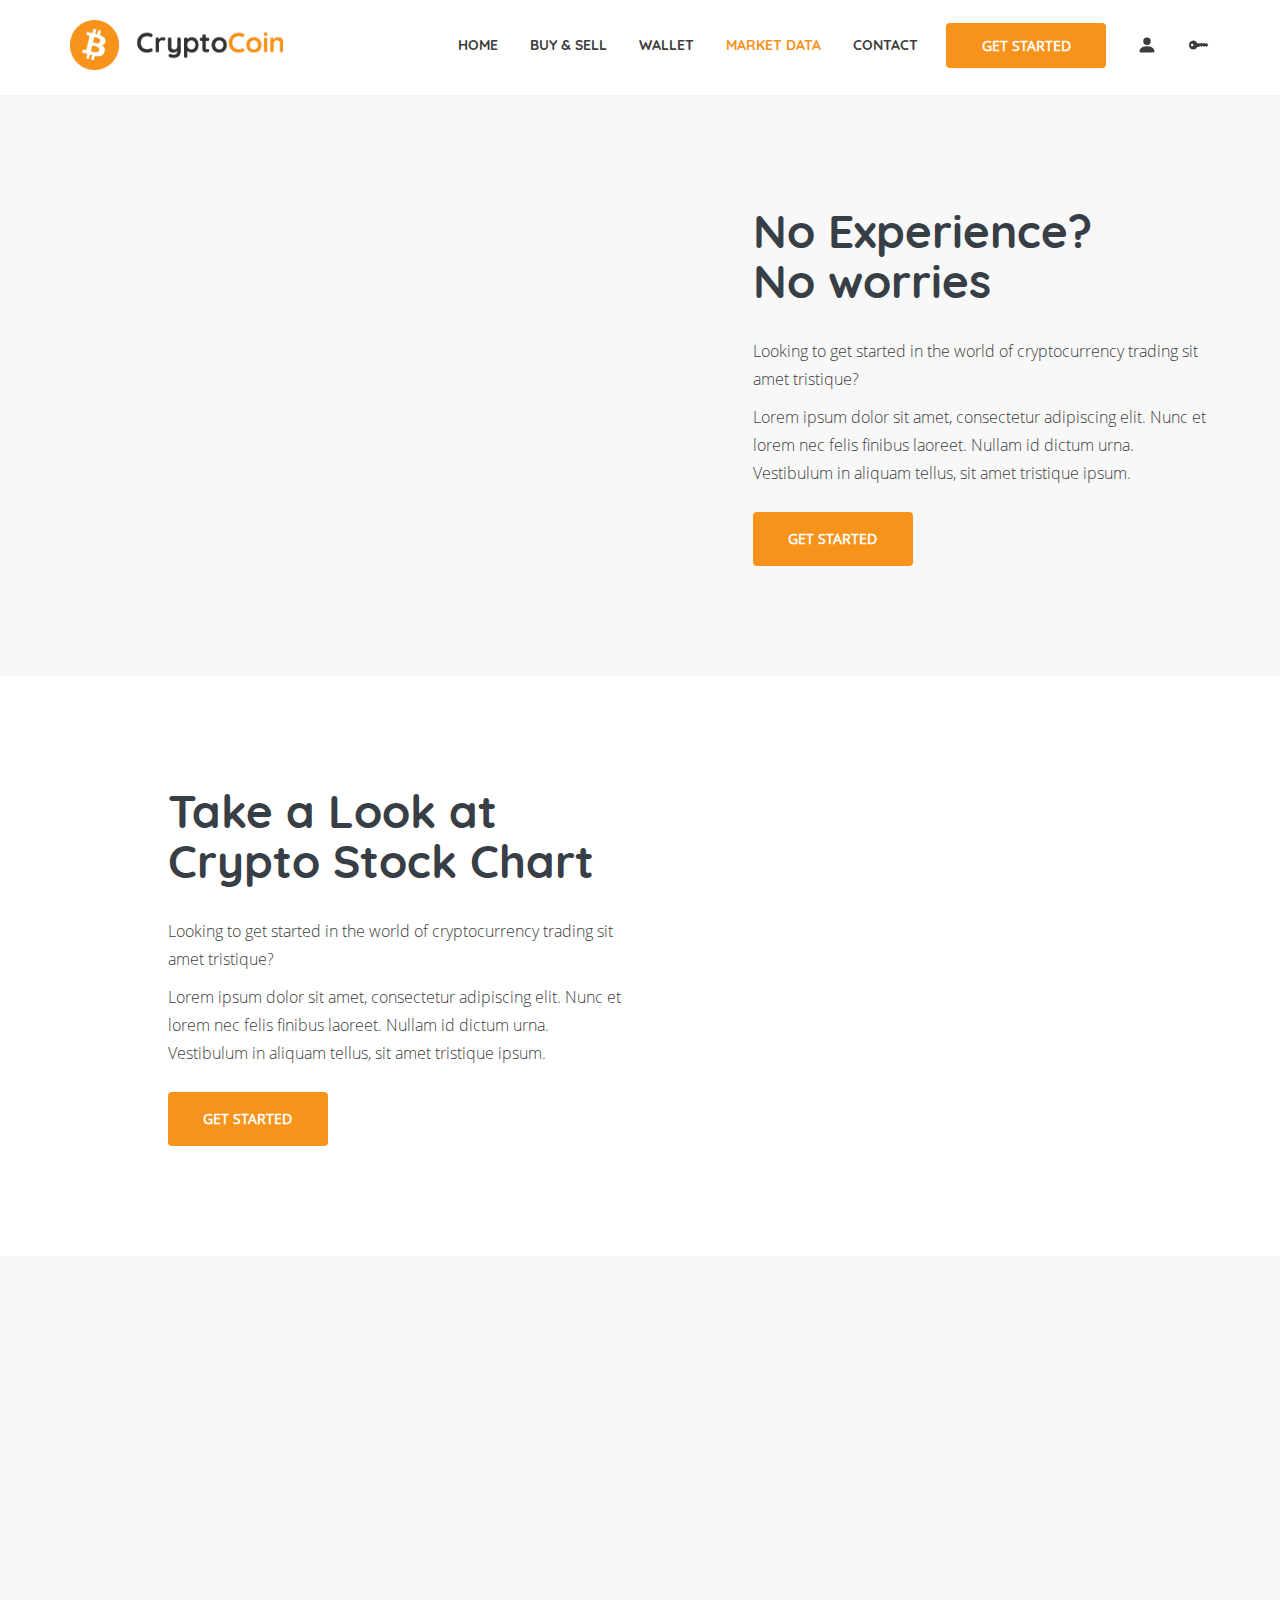
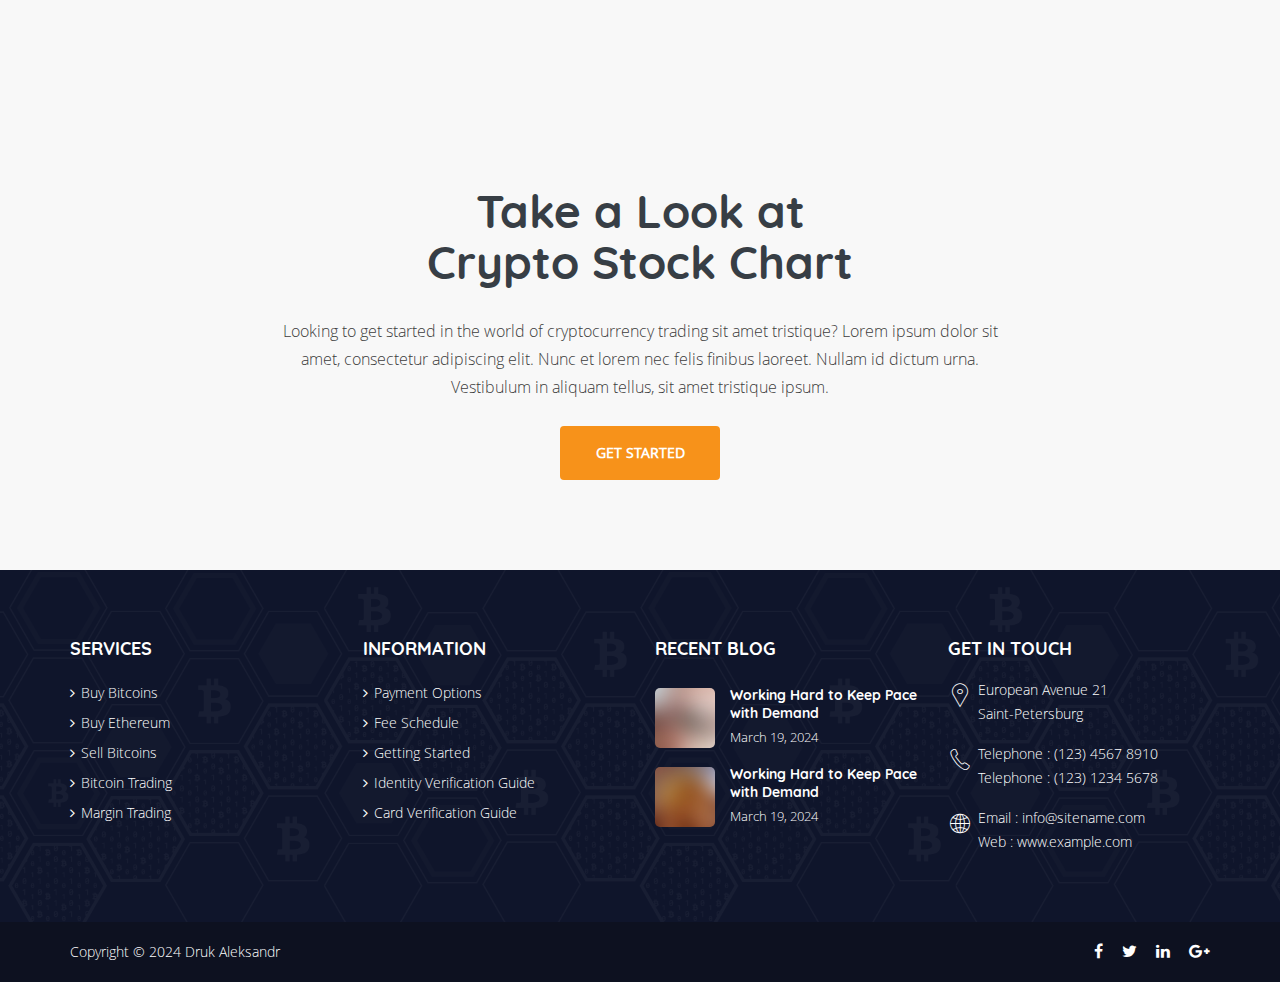
<file: market-data.html>
<!DOCTYPE html>
<html lang="zxx" class="js">
  <head>
    <meta charset="utf-8" />
    <meta name="viewport" content="width=device-width, initial-scale=1.0" />
    <meta
      name="description"
      content="CryptoCoin is a powerful Bitcoin Crypto Currency Wallet and Mining Template with full of customization options and features"
    />
    <!-- Fav Icon  -->
    <link rel="shortcut icon" href="images/favicon.png" />
    <!-- Site Title  -->
    <title>Market Data - CryptoCoin - Bitcoin Crypto Currency Wallet and Mining Template</title>
    <!-- Vendor Bundle CSS -->
    <link rel="stylesheet" href="assets/css/vendor.bundle.css" />
    <!-- Custom styles for this template -->
    <link href="assets/css/style.css" rel="stylesheet" />
    <link href="assets/css/theme.css" rel="stylesheet" />
  </head>
  <body>
    <!-- Header -->
    <header class="site-header header-s1 is-sticky">
      <!-- Navbar -->
      <div class="navbar navbar-primary">
        <div class="ticker">
          <!-- TradingView Widget BEGIN -->
          <div class="tradingview-widget-container">
            <div class="tradingview-widget-container__widget"></div>
            <script
              type="text/javascript"
              src="https://s3.tradingview.com/external-embedding/embed-widget-ticker-tape.js"
              async
            >
              {
              "symbols": [
                {
              	"proName": "FOREXCOM:SPXUSD",
              	"title": "S&P 500 Index"
                },
                {
              	"proName": "FOREXCOM:NSXUSD",
              	"title": "US 100 Cash CFD"
                },
                {
              	"proName": "FX_IDC:EURUSD",
              	"title": "EUR to USD"
                },
                {
              	"proName": "BITSTAMP:BTCUSD",
              	"title": "Bitcoin"
                },
                {
              	"proName": "BITSTAMP:ETHUSD",
              	"title": "Ethereum"
                }
              ],
              "showSymbolLogo": true,
              "isTransparent": false,
              "displayMode": "adaptive",
              "colorTheme": "light",
              "locale": "en"
               }
            </script>
          </div>
          <!-- TradingView Widget END -->
        </div>
        <div class="container relative">
          <!-- Logo -->
          <a class="navbar-brand" href="index.html">
            <img class="logo logo-dark" alt="logo" src="images/logo.png" />
            <img class="logo logo-light" alt="logo" src="images/logo_white.png" />
          </a>
          <!-- #end Logo -->
          <div class="navbar-header">
            <button
              type="button"
              class="navbar-toggle collapsed"
              data-toggle="collapse"
              data-target="#mainnav"
              aria-expanded="false"
            >
              <span class="sr-only">Menu</span>
              <span class="icon-bar"></span>
              <span class="icon-bar"></span>
              <span class="icon-bar"></span>
            </button>
            <div class="quote-btn">
              <a class="btn" href="contact.html"><span>get started</span></a>
            </div>
          </div>
          <!-- MainNav -->
          <nav class="navbar-collapse collapse" id="mainnav">
            <ul class="nav navbar-nav">
              <li class="dropdown">
                <a href="index.html" class="dropdown-toggle">Home</a>
              </li>
              <li><a href="buy-sell.html">buy &amp; Sell</a></li>
              <li><a href="wallet-features.html">wallet</a></li>
              <li><a href="market-data.html">Market data</a></li>
              <li><a href="contact.html">Contact</a></li>
              <li class="header-btn hidden-xs hidden-sm">
                <a class="btn" href="contact.html">get started</a>
              </li>
              <li class="login-icon">
                <a href="signup.html">
                  <svg
                    xmlns="http://www.w3.org/2000/svg"
                    width="20"
                    height="20"
                    fill="currentColor"
                    class="bi bi-person-fill"
                    viewBox="0 0 16 16"
                  >
                    <path
                      d="M3 14s-1 0-1-1 1-4 6-4 6 3 6 4-1 1-1 1zm5-6a3 3 0 1 0 0-6 3 3 0 0 0 0 6"
                    />
                  </svg>
                </a>
              </li>
              <li class="login-icon">
                <a href="signup.html">
                  <svg
                    xmlns="http://www.w3.org/2000/svg"
                    width="20"
                    height="20"
                    fill="currentColor"
                    class="bi bi-key-fill"
                    viewBox="0 0 16 16"
                  >
                    <path
                      d="M3.5 11.5a3.5 3.5 0 1 1 3.163-5H14L15.5 8 14 9.5l-1-1-1 1-1-1-1 1-1-1-1 1H6.663a3.5 3.5 0 0 1-3.163 2zM2.5 9a1 1 0 1 0 0-2 1 1 0 0 0 0 2"
                    />
                  </svg>
                </a>
              </li>
            </ul>
          </nav>
          <!-- #end MainNav -->
        </div>
      </div>
      <!-- End Navbar -->
    </header>
    <!-- End Header -->

    <!--Section -->
    <div class="section section-pad bg-grey">
      <div class="container">
        <div class="row row-vm">
          <div class="col-md-6">
            <div class="trendingview-chart res-m-bttm">
              <!-- TradingView Widget BEGIN -->
              <script src="https://s3.tradingview.com/tv.js"></script>
              <script>
                new TradingView.widget({
                  autosize: true,
                  symbol: 'NASDAQ:AAPL',
                  interval: '60',
                  timezone: 'Etc/UTC',
                  theme: 'Light',
                  style: '1',
                  locale: 'en',
                  toolbar_bg: '#f1f3f6',
                  enable_publishing: false,
                  allow_symbol_change: true,
                  hideideas: true,
                });
              </script>
              <!-- TradingView Widget END -->
            </div>
          </div>
          <div class="col-md-5 col-md-offset-1">
            <div class="text-block">
              <h2>No Experience? <br />No worries</h2>
              <p>
                Looking to get started in the world of cryptocurrency trading sit amet tristique?
              </p>
              <p>
                Lorem ipsum dolor sit amet, consectetur adipiscing elit. Nunc et lorem nec felis
                finibus laoreet. Nullam id dictum urna. Vestibulum in aliquam tellus, sit amet
                tristique ipsum.
              </p>
              <a href="#" class="btn btn-alt">get started</a>
            </div>
          </div>
        </div>
      </div>
    </div>
    <!--End Section -->

    <!--Section -->
    <div class="section section-pad">
      <div class="container">
        <div class="row row-vm reverses">
          <div class="col-md-6 res-m-bttm">
            <div class="trendingview-chart res-m-bttm">
              <!-- TradingView Widget BEGIN -->
              <div id="tv-medium-widget-one"></div>
              <script src="https://s3.tradingview.com/tv.js"></script>
              <script>
                new TradingView.MediumWidget({
                  container_id: 'tv-medium-widget-one',
                  symbols: [
                    ['Apple', 'AAPL '],
                    ['Google', 'GOOGL'],
                    ['Microsoft', 'MSFT'],
                  ],
                  greyText: 'Quotes by',
                  gridLineColor: '#e9e9ea',
                  fontColor: '#83888D',
                  underLineColor: '#dbeffb',
                  trendLineColor: '#4bafe9',
                  width: '100%',
                  height: '100%',
                  locale: 'en',
                });
              </script>
              <!-- TradingView Widget END -->
            </div>
          </div>
          <div class="col-md-5 col-md-offset-1">
            <div class="text-block">
              <h2>Take a Look at<br />Crypto Stock Chart</h2>
              <p>
                Looking to get started in the world of cryptocurrency trading sit amet tristique?
              </p>
              <p>
                Lorem ipsum dolor sit amet, consectetur adipiscing elit. Nunc et lorem nec felis
                finibus laoreet. Nullam id dictum urna. Vestibulum in aliquam tellus, sit amet
                tristique ipsum.
              </p>
              <a href="#" class="btn btn-alt">get started</a>
            </div>
          </div>
        </div>
      </div>
    </div>
    <!--End Section -->

    <!--Section -->
    <div class="section section-pad bg-grey">
      <div class="container">
        <div class="row">
          <div class="col-md-10 col-md-offset-1">
            <div class="trendingview-chart">
              <!-- TradingView Widget BEGIN -->
              <script
                src="https://s3.tradingview.com/external-embedding/embed-widget-forex-cross-rates.js"
              >
                {"currencies": [
                	"EUR",
                	"USD",
                	"JPY",
                	"GBP",
                	"CHF",
                	"AUD",
                	"CAD",
                	"NZD",
                	"CNY"
                  ],
                  "width": "100%",
                  "height": "100%",
                  "locale": "en",
                  "largeChartUrl": "market-data.html" }
              </script>
              <!-- TradingView Widget END -->
            </div>
          </div>
        </div>
        <div class="gaps size-2x"></div>
        <div class="row text-center">
          <div class="col-md-8 col-md-offset-2">
            <div class="text-block">
              <h2>Take a Look at<br />Crypto Stock Chart</h2>
              <p>
                Looking to get started in the world of cryptocurrency trading sit amet tristique?
                Lorem ipsum dolor sit amet, consectetur adipiscing elit. Nunc et lorem nec felis
                finibus laoreet. Nullam id dictum urna. Vestibulum in aliquam tellus, sit amet
                tristique ipsum.
              </p>
              <a href="#" class="btn btn-alt">get started</a>
            </div>
          </div>
        </div>
      </div>
    </div>
    <!--End Section -->

    <!-- Section Footer -->
    <div class="footer-section section section-pad-md light bg-footer">
      <div class="imagebg footerbg">
        <img src="images/footer-bg.png" alt="footer-bg" />
      </div>
      <div class="container">
        <div class="row">
          <div class="col-md-3 col-sm-6 wgs-box res-m-bttm">
            <!-- Each Widget -->
            <div class="wgs-footer wgs-menu">
              <h5 class="wgs-title ucap">Services</h5>
              <div class="wgs-content">
                <ul class="menu">
                  <li><a href="#">Buy Bitcoins</a></li>
                  <li><a href="#">Buy Ethereum</a></li>
                  <li><a href="#">Sell Bitcoins</a></li>
                  <li><a href="#">Bitcoin Trading</a></li>
                  <li><a href="#">Margin Trading</a></li>
                </ul>
              </div>
            </div>
            <!-- End Widget -->
          </div>
          <div class="col-md-3 col-sm-6 wgs-box res-m-bttm">
            <!-- Each Widget -->
            <div class="wgs-footer wgs-menu">
              <h5 class="wgs-title ucap">Information</h5>
              <div class="wgs-content">
                <ul class="menu">
                  <li><a href="#">Payment Options</a></li>
                  <li><a href="#">Fee Schedule</a></li>
                  <li><a href="#">Getting Started</a></li>
                  <li><a href="#">Identity Verification Guide</a></li>
                  <li><a href="#">Card Verification Guide</a></li>
                </ul>
              </div>
            </div>
            <!-- End Widget -->
          </div>
          <div class="col-md-3 col-sm-6 wgs-box res-m-bttm">
            <!-- Each Widget -->
            <div class="wgs-footer wgs-post">
              <h5 class="wgs-title ucap">Recent Blog</h5>
              <div class="wgs-content">
                <div class="wgs-post-single">
                  <div class="wgs-post-thumb">
                    <img src="images/post-thumb-sm-b.jpg" alt="post-thumb" />
                  </div>
                  <div class="wgs-post-entry">
                    <h6 class="wgs-post-title">
                      <a href="blog-single.html">Working Hard to Keep Pace with Demand </a>
                    </h6>
                    <span class="wgs-post-meta">March 19, 2024</span>
                  </div>
                </div>
                <div class="wgs-post-single">
                  <div class="wgs-post-thumb">
                    <img src="images/post-thumb-sm-c.jpg" alt="post-thumb" />
                  </div>
                  <div class="wgs-post-entry">
                    <h6 class="wgs-post-title">
                      <a href="blog-single.html">Working Hard to Keep Pace with Demand </a>
                    </h6>
                    <span class="wgs-post-meta">March 19, 2024</span>
                  </div>
                </div>
              </div>
            </div>
            <!-- End Widget -->
          </div>
          <div class="col-md-3 col-sm-6 wgs-box res-m-bttm">
            <!-- Each Widget -->
            <div class="wgs-footer wgs-contact">
              <h5 class="wgs-title ucap">get in touch</h5>
              <div class="wgs-content">
                <ul class="wgs-contact-list">
                  <li>
                    <span class="pe pe-7s-map-marker"></span>European Avenue 21
                    <br />Saint-Petersburg
                  </li>
                  <li>
                    <span class="pe pe-7s-call"></span>Telephone : (123) 4567 8910 <br />Telephone :
                    (123) 1234 5678
                  </li>
                  <li>
                    <span class="pe pe-7s-global"></span>Email :
                    <a href="mailto:info@sitename.com">info@sitename.com</a> <br />Web :
                    <a href="http://example.com">www.example.com</a>
                  </li>
                </ul>
              </div>
            </div>
            <!-- End Widget -->
          </div>
        </div>
      </div>
    </div>
    <!-- End Section -->

    <!-- Copyright -->
    <div class="copyright light">
      <div class="container">
        <div class="row">
          <div class="site-copy col-sm-7">
            <p>Copyright &copy; 2024 Druk Aleksandr</p>
          </div>
          <div class="col-sm-5 text-right mobile-left">
            <ul class="social">
              <li>
                <a href="#"><em class="fa fa-facebook"></em></a>
              </li>
              <li>
                <a href="#"><em class="fa fa-twitter"></em></a>
              </li>
              <li>
                <a href="#"><em class="fa fa-linkedin"></em></a>
              </li>
              <li>
                <a href="#"><em class="fa fa-google-plus"></em></a>
              </li>
            </ul>
          </div>
        </div>
      </div>
    </div>
    <!-- End Copyright -->

    <!-- Preloader !remove please if you do not want -->
    <div id="preloader"><div id="status">&nbsp;</div></div>
    <!-- Preloader End -->

    <!-- JavaScript
		================================================== -->
    <!-- Placed at the end of the document so the pages load faster -->

    <script src="assets/js/jquery.bundle.js"></script>
    <script src="assets/js/script.js"></script>
  </body>
</html>
</file>
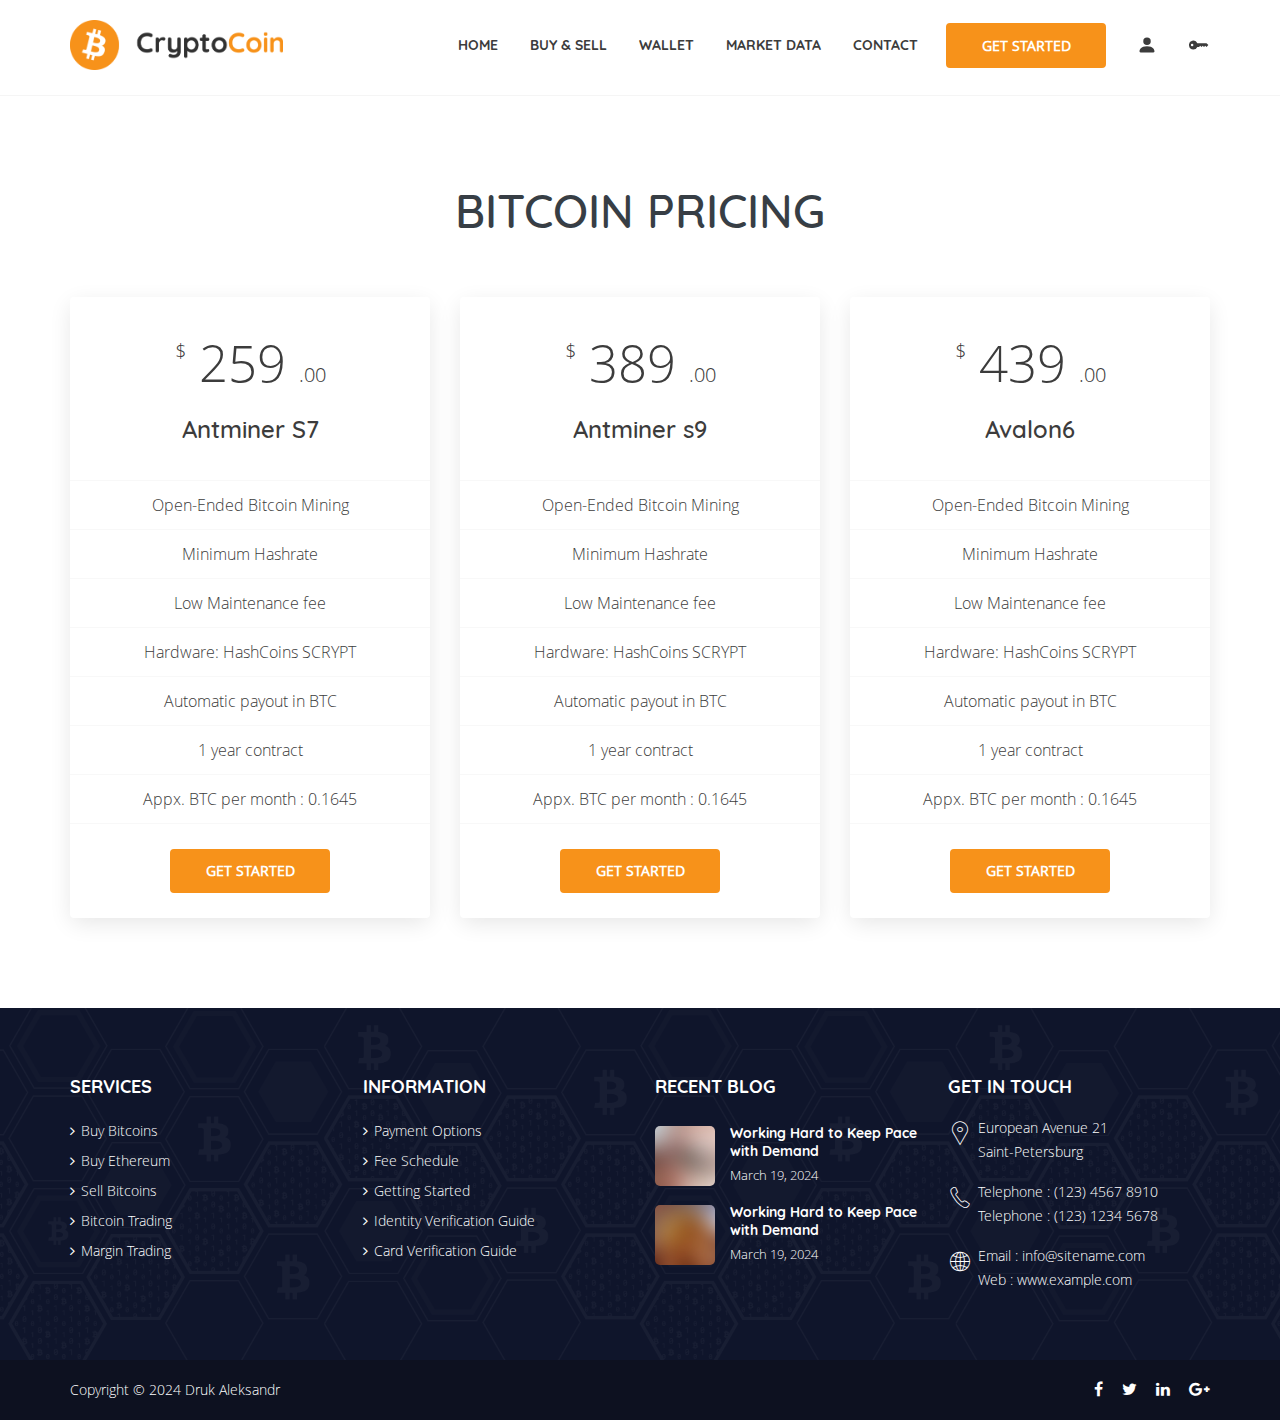
<file: pricing.html>
<!DOCTYPE html>
<html lang="zxx" class="js">
  <head>
    <meta charset="utf-8" />
    <meta name="viewport" content="width=device-width, initial-scale=1.0" />
    <meta
      name="description"
      content="CryptoCoin is a powerful Bitcoin Crypto Currency Wallet and Mining Template with full of customization options and features"
    />
    <!-- Fav Icon  -->
    <link rel="shortcut icon" href="images/favicon.png" />
    <!-- Site Title  -->
    <title>Pricing - CryptoCoin - Bitcoin Crypto Currency Wallet and Mining Template</title>
    <!-- Vendor Bundle CSS -->
    <link rel="stylesheet" href="assets/css/vendor.bundle.css" />
    <!-- Custom styles for this template -->
    <link href="assets/css/style.css" rel="stylesheet" />
    <link href="assets/css/theme.css" rel="stylesheet" />
  </head>
  <body>
    <!-- Header -->
    <header class="site-header header-s1 is-sticky">
      <!-- Navbar -->
      <div class="navbar navbar-primary">
        <div class="ticker">
          <!-- TradingView Widget BEGIN -->
          <div class="tradingview-widget-container">
            <div class="tradingview-widget-container__widget"></div>
            <script
              type="text/javascript"
              src="https://s3.tradingview.com/external-embedding/embed-widget-ticker-tape.js"
              async
            >
              {
              "symbols": [
                {
              	"proName": "FOREXCOM:SPXUSD",
              	"title": "S&P 500 Index"
                },
                {
              	"proName": "FOREXCOM:NSXUSD",
              	"title": "US 100 Cash CFD"
                },
                {
              	"proName": "FX_IDC:EURUSD",
              	"title": "EUR to USD"
                },
                {
              	"proName": "BITSTAMP:BTCUSD",
              	"title": "Bitcoin"
                },
                {
              	"proName": "BITSTAMP:ETHUSD",
              	"title": "Ethereum"
                }
              ],
              "showSymbolLogo": true,
              "isTransparent": false,
              "displayMode": "adaptive",
              "colorTheme": "light",
              "locale": "en"
               }
            </script>
          </div>
          <!-- TradingView Widget END -->
        </div>
        <div class="container relative">
          <!-- Logo -->
          <a class="navbar-brand" href="index.html">
            <img class="logo logo-dark" alt="logo" src="images/logo.png" />
            <img class="logo logo-light" alt="logo" src="images/logo_white.png" />
          </a>
          <!-- #end Logo -->
          <div class="navbar-header">
            <button
              type="button"
              class="navbar-toggle collapsed"
              data-toggle="collapse"
              data-target="#mainnav"
              aria-expanded="false"
            >
              <span class="sr-only">Menu</span>
              <span class="icon-bar"></span>
              <span class="icon-bar"></span>
              <span class="icon-bar"></span>
            </button>
            <div class="quote-btn">
              <a class="btn" href="contact.html"><span>get started</span></a>
            </div>
          </div>
          <!-- MainNav -->
          <nav class="navbar-collapse collapse" id="mainnav">
            <ul class="nav navbar-nav">
              <li class="dropdown">
                <a href="index.html" class="dropdown-toggle">Home</a>
              </li>
              <li><a href="buy-sell.html">buy &amp; Sell</a></li>
              <li><a href="wallet-features.html">wallet</a></li>
              <li><a href="market-data.html">Market data</a></li>
              <li><a href="contact.html">Contact</a></li>
              <li class="header-btn hidden-xs hidden-sm">
                <a class="btn" href="contact.html">get started</a>
              </li>
              <li class="login-icon">
                <a href="signup.html">
                  <svg
                    xmlns="http://www.w3.org/2000/svg"
                    width="20"
                    height="20"
                    fill="currentColor"
                    class="bi bi-person-fill"
                    viewBox="0 0 16 16"
                  >
                    <path
                      d="M3 14s-1 0-1-1 1-4 6-4 6 3 6 4-1 1-1 1zm5-6a3 3 0 1 0 0-6 3 3 0 0 0 0 6"
                    />
                  </svg>
                </a>
              </li>
              <li class="login-icon">
                <a href="signup.html">
                  <svg
                    xmlns="http://www.w3.org/2000/svg"
                    width="20"
                    height="20"
                    fill="currentColor"
                    class="bi bi-key-fill"
                    viewBox="0 0 16 16"
                  >
                    <path
                      d="M3.5 11.5a3.5 3.5 0 1 1 3.163-5H14L15.5 8 14 9.5l-1-1-1 1-1-1-1 1-1-1-1 1H6.663a3.5 3.5 0 0 1-3.163 2zM2.5 9a1 1 0 1 0 0-2 1 1 0 0 0 0 2"
                    />
                  </svg>
                </a>
              </li>
            </ul>
          </nav>
          <!-- #end MainNav -->
        </div>
      </div>
      <!-- End Navbar -->
    </header>
    <!-- End Header -->

    <!-- section -->
    <div class="section-pad section">
      <div class="container">
        <div class="section-head">
          <div class="row text-center">
            <div class="col-md-6 col-md-offset-3">
              <h2 class="heading-section">BitCoin Pricing</h2>
            </div>
          </div>
        </div>
        <div class="gaps size-3x"></div>
        <div class="row text-center">
          <div class="col-md-4 col-md-offset-0 col-sm-8 col-sm-offset-2 res-m-bttm">
            <div class="box-miner box-miner-alt">
              <div class="box-miner-price">
                <span class="price-unit">$</span>
                259
                <span class="price-for">.00</span>
              </div>
              <h4 class="box-miner-title">Antminer S7</h4>
              <ul class="box-miner-list">
                <li>
                  <span>Open-Ended Bitcoin Mining</span>
                </li>
                <li>
                  <span>Minimum Hashrate</span>
                </li>
                <li>
                  <span>Low Maintenance fee</span>
                </li>
                <li>
                  <span>Hardware: HashCoins SCRYPT</span>
                </li>
                <li>
                  <span>Automatic payout in BTC</span>
                </li>
                <li>
                  <span>1 year contract</span>
                </li>
                <li>
                  <span>Appx. BTC per month : 0.1645</span>
                </li>
                <li>
                  <div class="box-miner-cta">
                    <a href="#" class="btn btn-md btn-alt">Get Started</a>
                  </div>
                </li>
              </ul>
            </div>
          </div>
          <!-- col -->
          <div class="col-md-4 col-md-offset-0 col-sm-8 col-sm-offset-2 res-m-bttm">
            <div class="box-miner box-miner-alt">
              <div class="box-miner-price">
                <span class="price-unit">$</span>
                389
                <span class="price-for">.00</span>
              </div>
              <h4 class="box-miner-title text-center">Antminer s9</h4>
              <ul class="box-miner-list">
                <li>
                  <span>Open-Ended Bitcoin Mining</span>
                </li>
                <li>
                  <span>Minimum Hashrate</span>
                </li>
                <li>
                  <span>Low Maintenance fee</span>
                </li>
                <li>
                  <span>Hardware: HashCoins SCRYPT</span>
                </li>
                <li>
                  <span>Automatic payout in BTC</span>
                </li>
                <li>
                  <span>1 year contract</span>
                </li>
                <li>
                  <span>Appx. BTC per month : 0.1645</span>
                </li>
                <li>
                  <div class="box-miner-cta">
                    <a href="#" class="btn btn-md btn-alt">Get Started</a>
                  </div>
                </li>
              </ul>
            </div>
          </div>
          <!-- col -->
          <div class="col-md-4 col-md-offset-0 col-sm-8 col-sm-offset-2">
            <div class="box-miner box-miner-alt">
              <div class="box-miner-price">
                <span class="price-unit">$</span>
                439
                <span class="price-for">.00</span>
              </div>
              <h4 class="box-miner-title text-center">Avalon6</h4>
              <ul class="box-miner-list">
                <li>
                  <span>Open-Ended Bitcoin Mining</span>
                </li>
                <li>
                  <span>Minimum Hashrate</span>
                </li>
                <li>
                  <span>Low Maintenance fee</span>
                </li>
                <li>
                  <span>Hardware: HashCoins SCRYPT</span>
                </li>
                <li>
                  <span>Automatic payout in BTC</span>
                </li>
                <li>
                  <span>1 year contract</span>
                </li>
                <li>
                  <span>Appx. BTC per month : 0.1645</span>
                </li>
                <li>
                  <div class="box-miner-cta">
                    <a href="#" class="btn btn-md btn-alt">Get Started</a>
                  </div>
                </li>
              </ul>
            </div>
          </div>
          <!-- col -->
        </div>
      </div>
    </div>
    <!--End section -->

    <!-- Section Footer -->
    <div class="footer-section section section-pad-md light bg-footer">
      <div class="imagebg footerbg">
        <img src="images/footer-bg.png" alt="footer-bg" />
      </div>
      <div class="container">
        <div class="row">
          <div class="col-md-3 col-sm-6 wgs-box res-m-bttm">
            <!-- Each Widget -->
            <div class="wgs-footer wgs-menu">
              <h5 class="wgs-title ucap">Services</h5>
              <div class="wgs-content">
                <ul class="menu">
                  <li><a href="#">Buy Bitcoins</a></li>
                  <li><a href="#">Buy Ethereum</a></li>
                  <li><a href="#">Sell Bitcoins</a></li>
                  <li><a href="#">Bitcoin Trading</a></li>
                  <li><a href="#">Margin Trading</a></li>
                </ul>
              </div>
            </div>
            <!-- End Widget -->
          </div>
          <div class="col-md-3 col-sm-6 wgs-box res-m-bttm">
            <!-- Each Widget -->
            <div class="wgs-footer wgs-menu">
              <h5 class="wgs-title ucap">Information</h5>
              <div class="wgs-content">
                <ul class="menu">
                  <li><a href="#">Payment Options</a></li>
                  <li><a href="#">Fee Schedule</a></li>
                  <li><a href="#">Getting Started</a></li>
                  <li><a href="#">Identity Verification Guide</a></li>
                  <li><a href="#">Card Verification Guide</a></li>
                </ul>
              </div>
            </div>
            <!-- End Widget -->
          </div>
          <div class="col-md-3 col-sm-6 wgs-box res-m-bttm">
            <!-- Each Widget -->
            <div class="wgs-footer wgs-post">
              <h5 class="wgs-title ucap">Recent Blog</h5>
              <div class="wgs-content">
                <div class="wgs-post-single">
                  <div class="wgs-post-thumb">
                    <img src="images/post-thumb-sm-b.jpg" alt="post-thumb" />
                  </div>
                  <div class="wgs-post-entry">
                    <h6 class="wgs-post-title">
                      <a href="blog-single.html">Working Hard to Keep Pace with Demand </a>
                    </h6>
                    <span class="wgs-post-meta">March 19, 2024</span>
                  </div>
                </div>
                <div class="wgs-post-single">
                  <div class="wgs-post-thumb">
                    <img src="images/post-thumb-sm-c.jpg" alt="post-thumb" />
                  </div>
                  <div class="wgs-post-entry">
                    <h6 class="wgs-post-title">
                      <a href="blog-single.html">Working Hard to Keep Pace with Demand </a>
                    </h6>
                    <span class="wgs-post-meta">March 19, 2024</span>
                  </div>
                </div>
              </div>
            </div>
            <!-- End Widget -->
          </div>
          <div class="col-md-3 col-sm-6 wgs-box res-m-bttm">
            <!-- Each Widget -->
            <div class="wgs-footer wgs-contact">
              <h5 class="wgs-title ucap">get in touch</h5>
              <div class="wgs-content">
                <ul class="wgs-contact-list">
                  <li>
                    <span class="pe pe-7s-map-marker"></span>European Avenue 21
                    <br />Saint-Petersburg
                  </li>
                  <li>
                    <span class="pe pe-7s-call"></span>Telephone : (123) 4567 8910 <br />Telephone :
                    (123) 1234 5678
                  </li>
                  <li>
                    <span class="pe pe-7s-global"></span>Email :
                    <a href="mailto:info@sitename.com">info@sitename.com</a> <br />Web :
                    <a href="http://example.com">www.example.com</a>
                  </li>
                </ul>
              </div>
            </div>
            <!-- End Widget -->
          </div>
        </div>
      </div>
    </div>
    <!-- End Section -->

    <!-- Copyright -->
    <div class="copyright light">
      <div class="container">
        <div class="row">
          <div class="site-copy col-sm-7">
            <p>Copyright &copy; 2024 Druk Aleksandr</p>
          </div>
          <div class="col-sm-5 text-right mobile-left">
            <ul class="social">
              <li>
                <a href="#"><em class="fa fa-facebook"></em></a>
              </li>
              <li>
                <a href="#"><em class="fa fa-twitter"></em></a>
              </li>
              <li>
                <a href="#"><em class="fa fa-linkedin"></em></a>
              </li>
              <li>
                <a href="#"><em class="fa fa-google-plus"></em></a>
              </li>
            </ul>
          </div>
        </div>
      </div>
    </div>
    <!-- End Copyright -->

    <!-- Preloader !remove please if you do not want -->
    <div id="preloader"><div id="status">&nbsp;</div></div>
    <!-- Preloader End -->

    <!-- JavaScript
		================================================== -->
    <!-- Placed at the end of the document so the pages load faster -->

    <script src="assets/js/jquery.bundle.js"></script>
    <script src="assets/js/script.js"></script>
  </body>
</html>
</file>
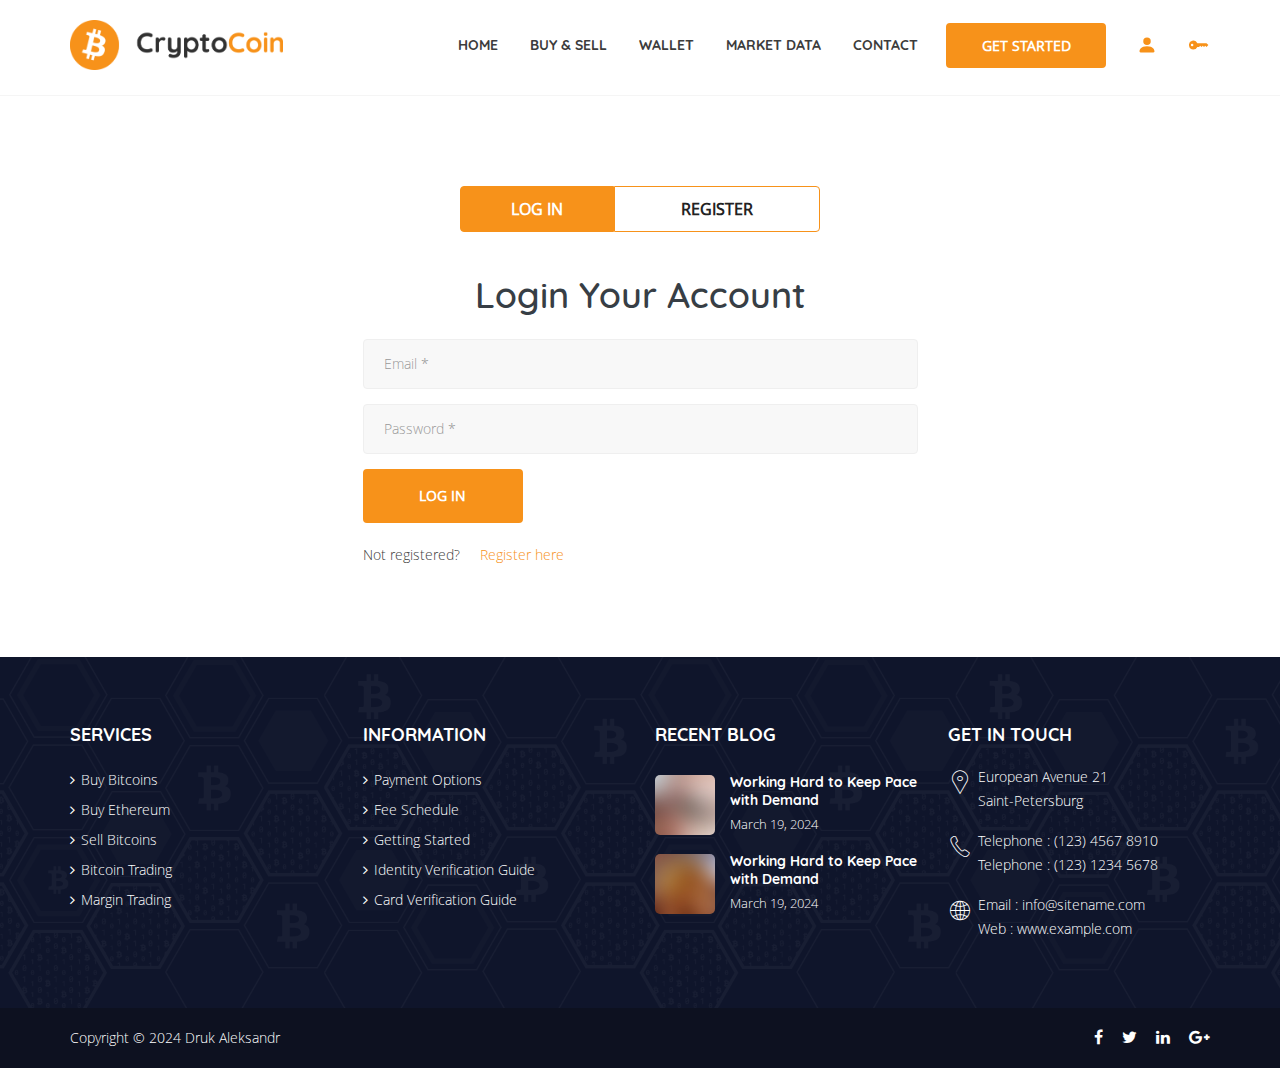
<file: signup.html>
<!DOCTYPE html>
<html lang="zxx" class="js">
  <head>
    <meta charset="utf-8" />
    <meta name="viewport" content="width=device-width, initial-scale=1.0" />
    <meta
      name="description"
      content="CryptoCoin is a powerful Bitcoin Crypto Currency Wallet and Mining Template with full of customization options and features"
    />
    <!-- Fav Icon  -->
    <link rel="shortcut icon" href="images/favicon.png" />
    <!-- Site Title  -->
    <title>Sign In/Sign Up - CryptoCoin - Bitcoin Crypto Currency Wallet and Mining Template</title>
    <!-- Vendor Bundle CSS -->
    <link rel="stylesheet" href="assets/css/vendor.bundle.css" />
    <!-- Custom styles for this template -->
    <link href="assets/css/style.css" rel="stylesheet" />
    <link href="assets/css/theme.css" rel="stylesheet" />
  </head>
  <body>
    <!-- Header -->
    <header class="site-header header-s1 is-sticky">
      <!-- Navbar -->
      <div class="navbar navbar-primary">
        <div class="ticker">
          <!-- TradingView Widget BEGIN -->
          <div class="tradingview-widget-container">
            <div class="tradingview-widget-container__widget"></div>
            <script
              type="text/javascript"
              src="https://s3.tradingview.com/external-embedding/embed-widget-ticker-tape.js"
              async
            >
              {
              "symbols": [
                {
              	"proName": "FOREXCOM:SPXUSD",
              	"title": "S&P 500 Index"
                },
                {
              	"proName": "FOREXCOM:NSXUSD",
              	"title": "US 100 Cash CFD"
                },
                {
              	"proName": "FX_IDC:EURUSD",
              	"title": "EUR to USD"
                },
                {
              	"proName": "BITSTAMP:BTCUSD",
              	"title": "Bitcoin"
                },
                {
              	"proName": "BITSTAMP:ETHUSD",
              	"title": "Ethereum"
                }
              ],
              "showSymbolLogo": true,
              "isTransparent": false,
              "displayMode": "adaptive",
              "colorTheme": "light",
              "locale": "en"
               }
            </script>
          </div>
          <!-- TradingView Widget END -->
        </div>
        <div class="container relative">
          <!-- Logo -->
          <a class="navbar-brand" href="index.html">
            <img class="logo logo-dark" alt="logo" src="images/logo.png" />
            <img class="logo logo-light" alt="logo" src="images/logo_white.png" />
          </a>
          <!-- #end Logo -->
          <div class="navbar-header">
            <button
              type="button"
              class="navbar-toggle collapsed"
              data-toggle="collapse"
              data-target="#mainnav"
              aria-expanded="false"
            >
              <span class="sr-only">Menu</span>
              <span class="icon-bar"></span>
              <span class="icon-bar"></span>
              <span class="icon-bar"></span>
            </button>
            <div class="quote-btn">
              <a class="btn" href="contact.html"><span>get started</span></a>
            </div>
          </div>
          <!-- MainNav -->
          <nav class="navbar-collapse collapse" id="mainnav">
            <ul class="nav navbar-nav">
              <li class="dropdown">
                <a href="index.html" class="dropdown-toggle">Home</a>
              </li>
              <li><a href="buy-sell.html">buy &amp; Sell</a></li>
              <li><a href="wallet-features.html">wallet</a></li>
              <li><a href="market-data.html">Market data</a></li>
              <li><a href="contact.html">Contact</a></li>
              <li class="header-btn hidden-xs hidden-sm">
                <a class="btn" href="contact.html">get started</a>
              </li>
              <li class="login-icon">
                <a href="signup.html">
                  <svg
                    xmlns="http://www.w3.org/2000/svg"
                    width="20"
                    height="20"
                    fill="currentColor"
                    class="bi bi-person-fill"
                    viewBox="0 0 16 16"
                  >
                    <path
                      d="M3 14s-1 0-1-1 1-4 6-4 6 3 6 4-1 1-1 1zm5-6a3 3 0 1 0 0-6 3 3 0 0 0 0 6"
                    />
                  </svg>
                </a>
              </li>
              <li class="login-icon">
                <a href="signup.html">
                  <svg
                    xmlns="http://www.w3.org/2000/svg"
                    width="20"
                    height="20"
                    fill="currentColor"
                    class="bi bi-key-fill"
                    viewBox="0 0 16 16"
                  >
                    <path
                      d="M3.5 11.5a3.5 3.5 0 1 1 3.163-5H14L15.5 8 14 9.5l-1-1-1 1-1-1-1 1-1-1-1 1H6.663a3.5 3.5 0 0 1-3.163 2zM2.5 9a1 1 0 1 0 0-2 1 1 0 0 0 0 2"
                    />
                  </svg>
                </a>
              </li>
            </ul>
          </nav>
          <!-- #end MainNav -->
        </div>
      </div>
      <!-- End Navbar -->
    </header>
    <!-- End Header -->

    <!-- Section -->
    <div class="section section-pad">
      <div class="container">
        <div class="tab-custom">
          <div class="row">
            <div class="col-md-4 col-md-offset-4 col-sm-6 col-sm-offset-3">
              <ul class="nav nav-tabs ucap" id="loginreg-form">
                <li class="active"><a href="#tab1" data-toggle="tab">Log In</a></li>
                <li><a href="#tab2" data-toggle="tab">Register</a></li>
              </ul>
            </div>
          </div>
          <div class="gaps size-2x"></div>
          <!-- Tab panes -->
          <div class="tab-content no-pd">
            <div class="tab-pane fade in active" id="tab1">
              <div class="row">
                <div class="col-md-6 col-md-offset-3 col-sm-8 col-sm-offset-2">
                  <h3 class="heading-lead center">Login Your Account</h3>
                  <form class="form-signup" action="action.php" method="post">
                    <div class="form-results"></div>
                    <div class="form-group">
                      <div class="form-field form-m-bttm">
                        <input
                          name="signup-email"
                          type="email"
                          placeholder="Email *"
                          class="form-control required email"
                          aria-required="true"
                        />
                      </div>
                    </div>
                    <div class="form-group">
                      <div class="form-field">
                        <input
                          name="signup-passkey"
                          type="password"
                          placeholder="Password *"
                          class="form-control required"
                          aria-required="true"
                        />
                      </div>
                    </div>
                    <button type="submit" class="btn btn-alt">Log In</button>
                    <span class="gaps"></span>
                    <p class="small">
                      Not registered?
                      <a
                        class="switch-tab"
                        data-tabnav="loginreg-form"
                        href="#tab2"
                        data-toggle="tab"
                        >Register here</a
                      >
                    </p>
                  </form>
                </div>
              </div>
            </div>
            <div class="tab-pane fade" id="tab2">
              <div class="row">
                <div class="col-md-6 col-md-offset-3 col-sm-8 col-sm-offset-2">
                  <h3 class="heading-lead center">Register An Account</h3>
                  <form class="form-signup" action="action.php" method="post">
                    <div class="form-results"></div>
                    <div class="form-group">
                      <div class="form-field form-m-bttm">
                        <input
                          name="signup-name"
                          type="text"
                          placeholder="Name *"
                          class="form-control required"
                          aria-required="true"
                        />
                      </div>
                    </div>
                    <div class="form-group">
                      <div class="form-field form-m-bttm">
                        <input
                          name="signup-email"
                          type="email"
                          placeholder="Email *"
                          class="form-control required email"
                          aria-required="true"
                        />
                      </div>
                    </div>
                    <div class="form-group">
                      <div class="form-field">
                        <input
                          name="signup-passkey"
                          type="password"
                          placeholder="Password *"
                          class="form-control required"
                          aria-required="true"
                        />
                      </div>
                    </div>
                    <div class="form-group">
                      <div class="form-field">
                        <input
                          name="signup-passkey-confirm"
                          type="password"
                          placeholder="Confirm Password *"
                          class="form-control required"
                          aria-required="true"
                        />
                      </div>
                    </div>
                    <div class="form-group">
                      <div class="form-field">
                        <input type="checkbox" name="signup-term" />
                        <span>
                          I accept and agree with the terms of the
                          <a href="#">User Agreement</a>.</span
                        >
                      </div>
                    </div>

                    <button type="submit" class="btn btn-alt">Signup</button>
                    <span class="gaps"></span>
                    <p class="small">
                      Already registered?
                      <a
                        class="switch-tab"
                        data-tabnav="loginreg-form"
                        href="#tab1"
                        data-toggle="tab"
                        >Login here</a
                      >
                    </p>
                  </form>
                </div>
              </div>
            </div>
          </div>
        </div>
      </div>
    </div>
    <!-- End Section -->

    <!-- Section Footer -->
    <div class="footer-section section section-pad-md light bg-footer">
      <div class="imagebg footerbg">
        <img src="images/footer-bg.png" alt="footer-bg" />
      </div>
      <div class="container">
        <div class="row">
          <div class="col-md-3 col-sm-6 wgs-box res-m-bttm">
            <!-- Each Widget -->
            <div class="wgs-footer wgs-menu">
              <h5 class="wgs-title ucap">Services</h5>
              <div class="wgs-content">
                <ul class="menu">
                  <li><a href="#">Buy Bitcoins</a></li>
                  <li><a href="#">Buy Ethereum</a></li>
                  <li><a href="#">Sell Bitcoins</a></li>
                  <li><a href="#">Bitcoin Trading</a></li>
                  <li><a href="#">Margin Trading</a></li>
                </ul>
              </div>
            </div>
            <!-- End Widget -->
          </div>
          <div class="col-md-3 col-sm-6 wgs-box res-m-bttm">
            <!-- Each Widget -->
            <div class="wgs-footer wgs-menu">
              <h5 class="wgs-title ucap">Information</h5>
              <div class="wgs-content">
                <ul class="menu">
                  <li><a href="#">Payment Options</a></li>
                  <li><a href="#">Fee Schedule</a></li>
                  <li><a href="#">Getting Started</a></li>
                  <li><a href="#">Identity Verification Guide</a></li>
                  <li><a href="#">Card Verification Guide</a></li>
                </ul>
              </div>
            </div>
            <!-- End Widget -->
          </div>
          <div class="col-md-3 col-sm-6 wgs-box res-m-bttm">
            <!-- Each Widget -->
            <div class="wgs-footer wgs-post">
              <h5 class="wgs-title ucap">Recent Blog</h5>
              <div class="wgs-content">
                <div class="wgs-post-single">
                  <div class="wgs-post-thumb">
                    <img src="images/post-thumb-sm-b.jpg" alt="post-thumb" />
                  </div>
                  <div class="wgs-post-entry">
                    <h6 class="wgs-post-title">
                      <a href="blog-single.html">Working Hard to Keep Pace with Demand </a>
                    </h6>
                    <span class="wgs-post-meta">March 19, 2024</span>
                  </div>
                </div>
                <div class="wgs-post-single">
                  <div class="wgs-post-thumb">
                    <img src="images/post-thumb-sm-c.jpg" alt="post-thumb" />
                  </div>
                  <div class="wgs-post-entry">
                    <h6 class="wgs-post-title">
                      <a href="blog-single.html">Working Hard to Keep Pace with Demand </a>
                    </h6>
                    <span class="wgs-post-meta">March 19, 2024</span>
                  </div>
                </div>
              </div>
            </div>
            <!-- End Widget -->
          </div>
          <div class="col-md-3 col-sm-6 wgs-box res-m-bttm">
            <!-- Each Widget -->
            <div class="wgs-footer wgs-contact">
              <h5 class="wgs-title ucap">get in touch</h5>
              <div class="wgs-content">
                <ul class="wgs-contact-list">
                  <li>
                    <span class="pe pe-7s-map-marker"></span>European Avenue 21
                    <br />Saint-Petersburg
                  </li>
                  <li>
                    <span class="pe pe-7s-call"></span>Telephone : (123) 4567 8910 <br />Telephone :
                    (123) 1234 5678
                  </li>
                  <li>
                    <span class="pe pe-7s-global"></span>Email :
                    <a href="mailto:info@sitename.com">info@sitename.com</a> <br />Web :
                    <a href="http://example.com">www.example.com</a>
                  </li>
                </ul>
              </div>
            </div>
            <!-- End Widget -->
          </div>
        </div>
      </div>
    </div>
    <!-- End Section -->

    <!-- Copyright -->
    <div class="copyright light">
      <div class="container">
        <div class="row">
          <div class="site-copy col-sm-7">
            <p>Copyright &copy; 2024 Druk Aleksandr</p>
          </div>
          <div class="col-sm-5 text-right mobile-left">
            <ul class="social">
              <li>
                <a href="#"><em class="fa fa-facebook"></em></a>
              </li>
              <li>
                <a href="#"><em class="fa fa-twitter"></em></a>
              </li>
              <li>
                <a href="#"><em class="fa fa-linkedin"></em></a>
              </li>
              <li>
                <a href="#"><em class="fa fa-google-plus"></em></a>
              </li>
            </ul>
          </div>
        </div>
      </div>
    </div>
    <!-- End Copyright -->

    <!-- Preloader !remove please if you do not want -->
    <div id="preloader"><div id="status">&nbsp;</div></div>
    <!-- Preloader End -->

    <!-- JavaScript
		================================================== -->
    <!-- Placed at the end of the document so the pages load faster -->

    <script src="assets/js/jquery.bundle.js"></script>
    <script src="assets/js/script.js"></script>
  </body>
</html>
</file>
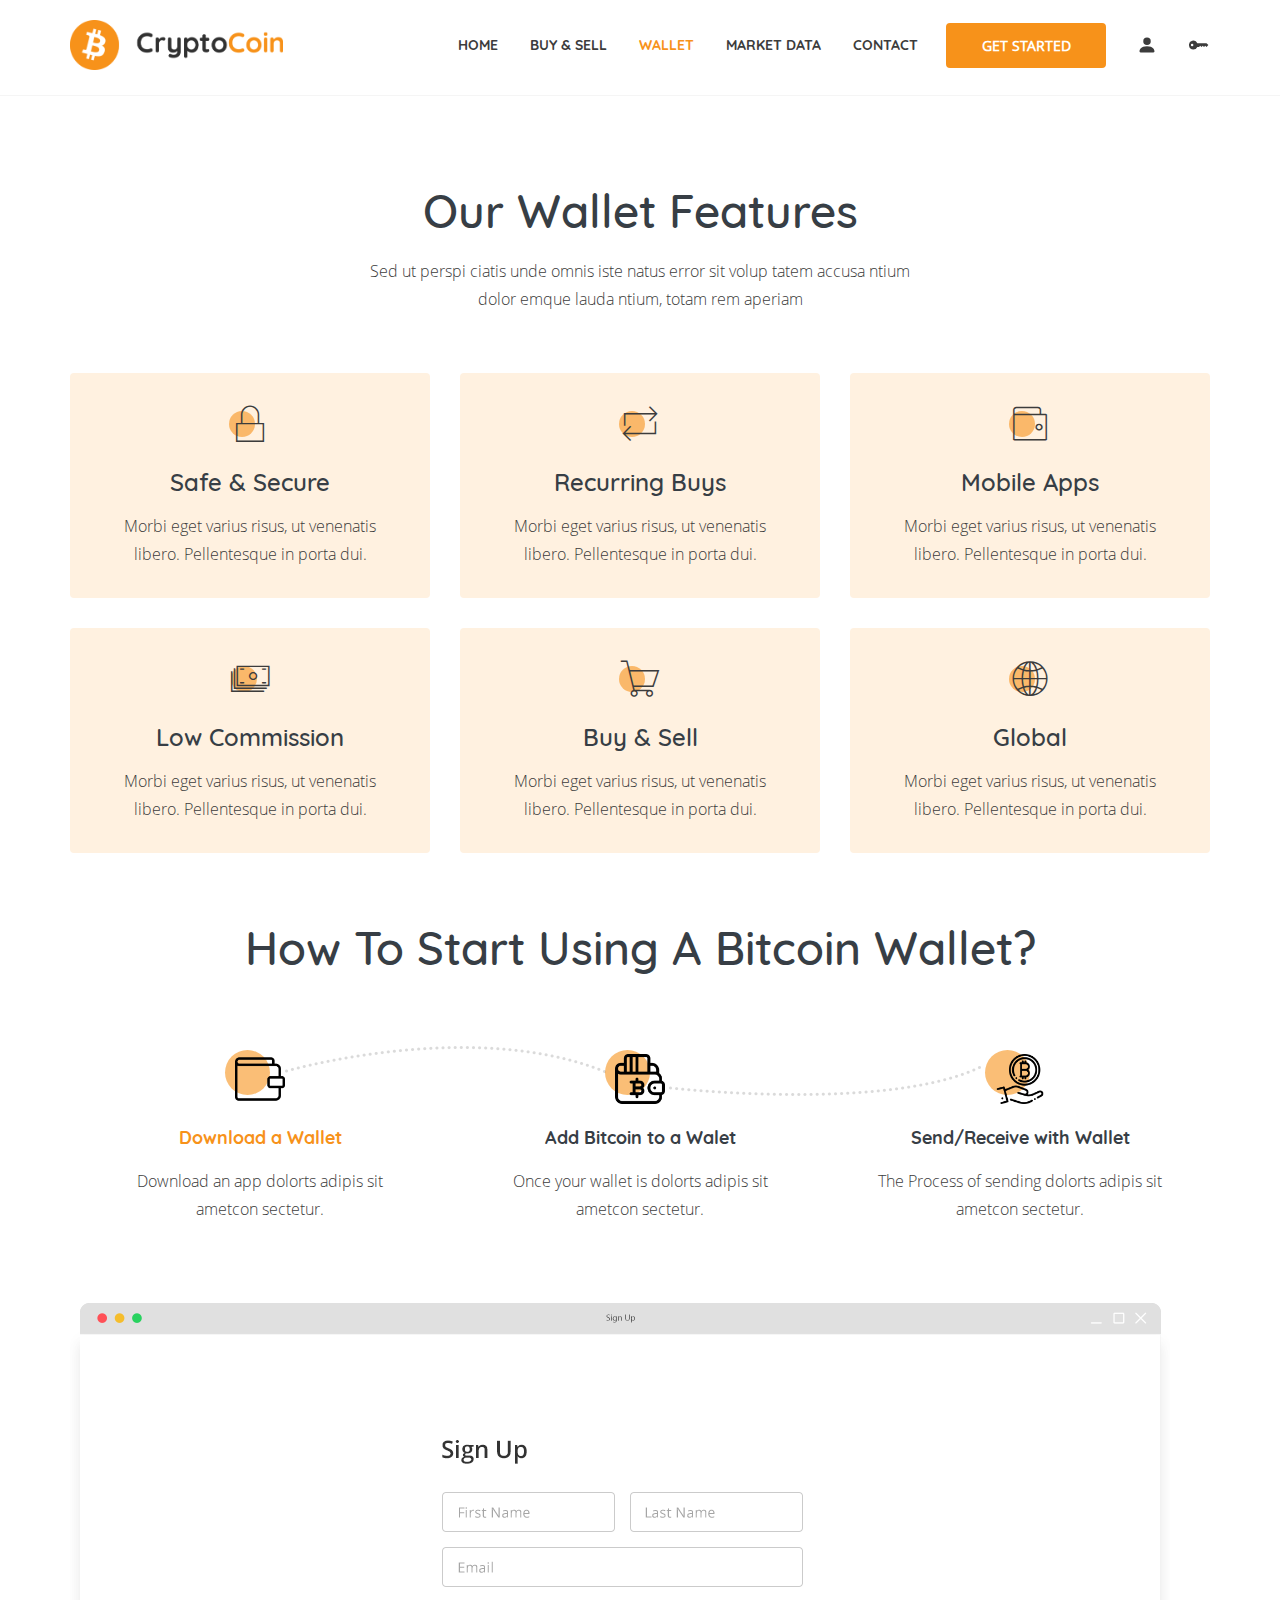
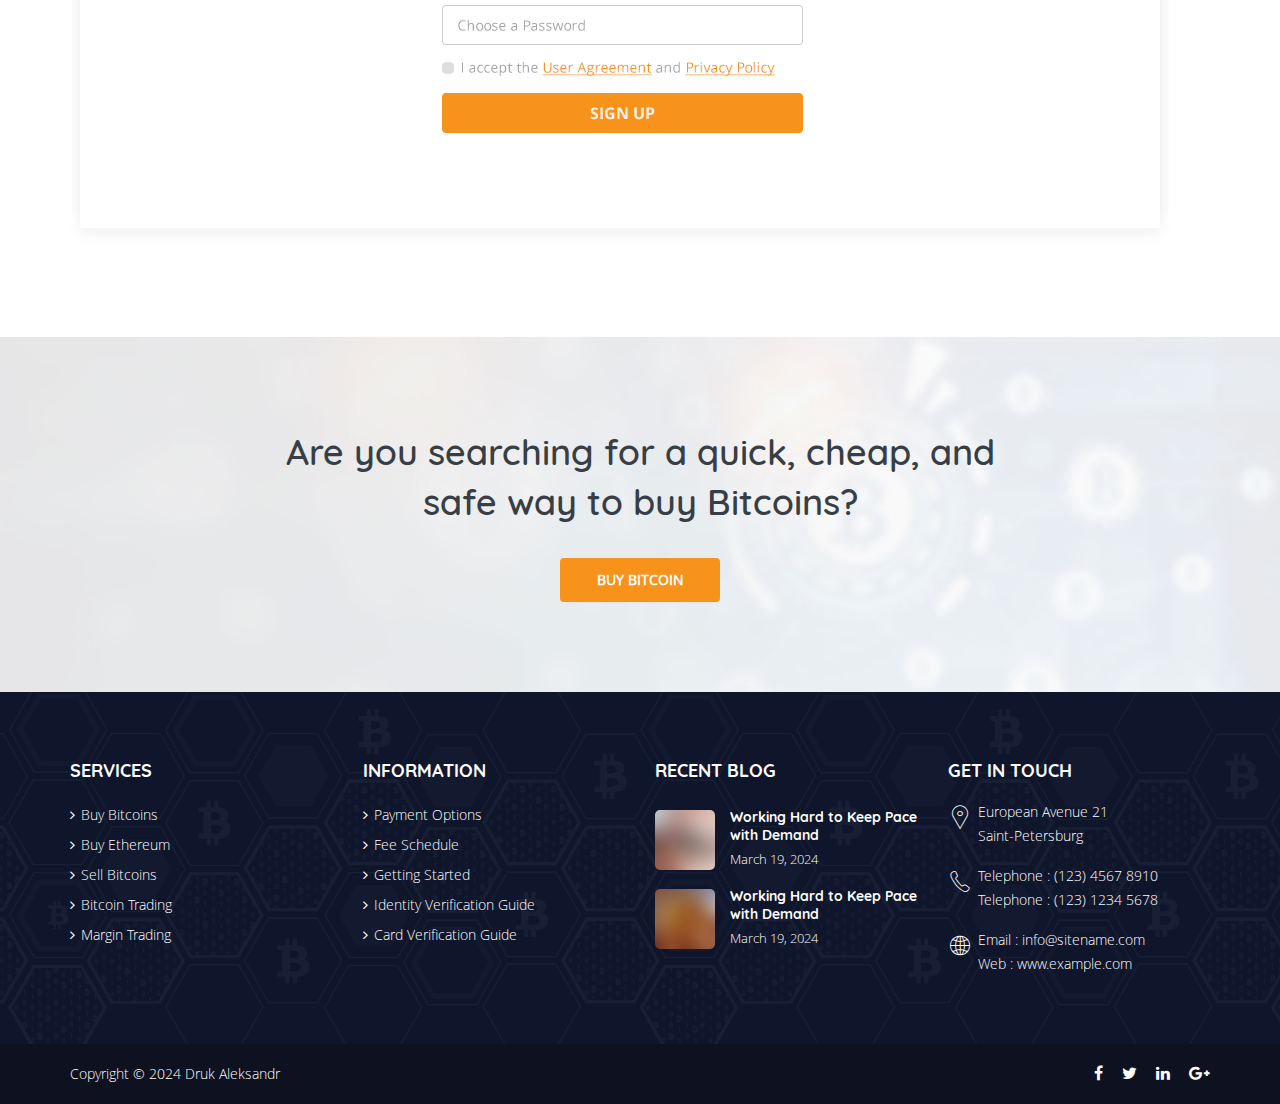
<file: wallet-features.html>
<!DOCTYPE html>
<html lang="zxx" class="js">
  <head>
    <meta charset="utf-8" />
    <meta name="viewport" content="width=device-width, initial-scale=1.0" />
    <meta
      name="description"
      content="CryptoCoin is a powerful Bitcoin Crypto Currency Wallet and Mining Template with full of customization options and features"
    />
    <!-- Fav Icon  -->
    <link rel="shortcut icon" href="images/favicon.png" />
    <!-- Site Title  -->
    <title>Wallet Features - CryptoCoin - Bitcoin Crypto Currency Wallet and Mining Template</title>
    <!-- Vendor Bundle CSS -->
    <link rel="stylesheet" href="assets/css/vendor.bundle.css" />
    <!-- Custom styles for this template -->
    <link href="assets/css/style.css" rel="stylesheet" />
    <link href="assets/css/theme.css" rel="stylesheet" />
  </head>
  <body>
    <!-- Header -->
    <header class="site-header header-s1 is-sticky">
      <!-- Navbar -->
      <div class="navbar navbar-primary">
        <div class="ticker">
          <!-- TradingView Widget BEGIN -->
          <div class="tradingview-widget-container">
            <div class="tradingview-widget-container__widget"></div>
            <script
              type="text/javascript"
              src="https://s3.tradingview.com/external-embedding/embed-widget-ticker-tape.js"
              async
            >
              {
              "symbols": [
                {
              	"proName": "FOREXCOM:SPXUSD",
              	"title": "S&P 500 Index"
                },
                {
              	"proName": "FOREXCOM:NSXUSD",
              	"title": "US 100 Cash CFD"
                },
                {
              	"proName": "FX_IDC:EURUSD",
              	"title": "EUR to USD"
                },
                {
              	"proName": "BITSTAMP:BTCUSD",
              	"title": "Bitcoin"
                },
                {
              	"proName": "BITSTAMP:ETHUSD",
              	"title": "Ethereum"
                }
              ],
              "showSymbolLogo": true,
              "isTransparent": false,
              "displayMode": "adaptive",
              "colorTheme": "light",
              "locale": "en"
               }
            </script>
          </div>
          <!-- TradingView Widget END -->
        </div>
        <div class="container relative">
          <!-- Logo -->
          <a class="navbar-brand" href="index.html">
            <img class="logo logo-dark" alt="logo" src="images/logo.png" />
            <img class="logo logo-light" alt="logo" src="images/logo_white.png" />
          </a>
          <!-- #end Logo -->
          <div class="navbar-header">
            <button
              type="button"
              class="navbar-toggle collapsed"
              data-toggle="collapse"
              data-target="#mainnav"
              aria-expanded="false"
            >
              <span class="sr-only">Menu</span>
              <span class="icon-bar"></span>
              <span class="icon-bar"></span>
              <span class="icon-bar"></span>
            </button>
            <div class="quote-btn">
              <a class="btn" href="contact.html"><span>get started</span></a>
            </div>
          </div>
          <!-- MainNav -->
          <nav class="navbar-collapse collapse" id="mainnav">
            <ul class="nav navbar-nav">
              <li class="dropdown">
                <a href="index.html" class="dropdown-toggle">Home</a>
              </li>
              <li><a href="buy-sell.html">buy &amp; Sell</a></li>
              <li><a href="wallet-features.html">wallet</a></li>
              <li><a href="market-data.html">Market data</a></li>
              <li><a href="contact.html">Contact</a></li>
              <li class="header-btn hidden-xs hidden-sm">
                <a class="btn" href="contact.html">get started</a>
              </li>
              <li class="login-icon">
                <a href="signup.html">
                  <svg
                    xmlns="http://www.w3.org/2000/svg"
                    width="20"
                    height="20"
                    fill="currentColor"
                    class="bi bi-person-fill"
                    viewBox="0 0 16 16"
                  >
                    <path
                      d="M3 14s-1 0-1-1 1-4 6-4 6 3 6 4-1 1-1 1zm5-6a3 3 0 1 0 0-6 3 3 0 0 0 0 6"
                    />
                  </svg>
                </a>
              </li>
              <li class="login-icon">
                <a href="signup.html">
                  <svg
                    xmlns="http://www.w3.org/2000/svg"
                    width="20"
                    height="20"
                    fill="currentColor"
                    class="bi bi-key-fill"
                    viewBox="0 0 16 16"
                  >
                    <path
                      d="M3.5 11.5a3.5 3.5 0 1 1 3.163-5H14L15.5 8 14 9.5l-1-1-1 1-1-1-1 1-1-1-1 1H6.663a3.5 3.5 0 0 1-3.163 2zM2.5 9a1 1 0 1 0 0-2 1 1 0 0 0 0 2"
                    />
                  </svg>
                </a>
              </li>
            </ul>
          </nav>
          <!-- #end MainNav -->
        </div>
      </div>
      <!-- End Navbar -->
    </header>
    <!-- End Header -->

    <!--Section -->
    <div class="section section-pad">
      <div class="container">
        <div class="section-head">
          <div class="row text-center">
            <div class="col-md-6 col-md-offset-3 col-sm-8 col-sm-offset-2">
              <h2 class="heading-section cap">Our Wallet Features</h2>
              <p>
                Sed ut perspi ciatis unde omnis iste natus error sit volup tatem accusa ntium dolor
                emque lauda ntium, totam rem aperiam
              </p>
            </div>
          </div>
        </div>
        <div class="gaps size-3x"></div>
        <div class="row text-center mb-x7">
          <div class="col-md-4 col-sm-6">
            <div class="box box-small-dot box-alt-bg round">
              <span class="font-icon"><span class="pe pe-7s-lock"></span></span>
              <h4>Safe &amp; Secure</h4>
              <p>Morbi eget varius risus, ut venenatis libero. Pellentesque in porta dui.</p>
            </div>
            <div class="gaps size-1-5x"></div>
          </div>
          <div class="col-md-4 col-sm-6">
            <div class="box box-small-dot box-alt-bg round">
              <span class="font-icon"><span class="pe pe-7s-repeat"></span></span>
              <h4>Recurring Buys</h4>
              <p>Morbi eget varius risus, ut venenatis libero. Pellentesque in porta dui.</p>
            </div>
            <div class="gaps size-1-5x"></div>
          </div>
          <div class="col-md-4 col-sm-6">
            <div class="box box-small-dot box-alt-bg round">
              <span class="font-icon"><span class="pe pe-7s-wallet"></span></span>
              <h4>Mobile Apps</h4>
              <p>Morbi eget varius risus, ut venenatis libero. Pellentesque in porta dui.</p>
            </div>
            <div class="gaps size-1-5x"></div>
          </div>
          <div class="col-md-4 col-sm-6 res-m-bttm">
            <div class="box box-small-dot box-alt-bg round">
              <span class="font-icon"><span class="pe pe-7s-cash"></span></span>
              <h4>Low Commission</h4>
              <p>Morbi eget varius risus, ut venenatis libero. Pellentesque in porta dui.</p>
            </div>
          </div>
          <div class="col-md-4 col-sm-6 res-m-bttm">
            <div class="box box-small-dot box-alt-bg round">
              <span class="font-icon"><span class="pe pe-7s-cart"></span></span>
              <h4>Buy &amp; Sell</h4>
              <p>Morbi eget varius risus, ut venenatis libero. Pellentesque in porta dui.</p>
            </div>
          </div>
          <div class="col-md-4 col-sm-6 res-m-bttm">
            <div class="box box-small-dot box-alt-bg round">
              <span class="font-icon"><span class="pe pe-7s-global"></span></span>
              <h4>Global</h4>
              <p>Morbi eget varius risus, ut venenatis libero. Pellentesque in porta dui.</p>
            </div>
          </div>
        </div>
        <div class="section-head">
          <div class="row text-center">
            <div class="col-md-12">
              <h2 class="heading-section cap">how to start using a bitcoin wallet?</h2>
            </div>
          </div>
        </div>
        <div class="gaps size-2x"></div>
        <div class="gaps size-2x hidden-xs hidden-sm"></div>
        <div class="tab-custom tab-custom-three">
          <ul class="nav nav-tabs row text-center">
            <li class="col-md-4 col-sm-12 res-m-bttm active" data-toggle="tab" data-target="#tab1">
              <div class="box-alt box-dot box-direction box-direction-one res-m-bttm-lg">
                <div class="image-icon">
                  <img src="images/box-icon-i.png" alt="box-icon" />
                </div>
                <h5>Download a Wallet</h5>
                <p>Download an app dolorts adipis sit ametcon sectetur.</p>
              </div>
            </li>
            <li class="col-md-4 col-sm-12 res-m-bttm" data-toggle="tab" data-target="#tab2">
              <div class="box-alt box-dot box-direction box-direction-two res-m-bttm-lg">
                <div class="image-icon">
                  <img src="images/box-icon-j.png" alt="box-icon" />
                </div>
                <h5>Add Bitcoin to a Walet</h5>
                <p>Once your wallet is dolorts adipis sit ametcon sectetur.</p>
              </div>
            </li>
            <li class="col-md-4 col-sm-12" data-toggle="tab" data-target="#tab3">
              <div class="box-alt box-dot">
                <div class="image-icon">
                  <img src="images/box-icon-k.png" alt="box-icon" />
                </div>
                <h5>Send/Receive with Wallet</h5>
                <p>The Process of sending dolorts adipis sit ametcon sectetur.</p>
              </div>
            </li>
          </ul>
          <div class="gaps size-4x"></div>
          <div class="row">
            <div class="col-md-12">
              <div class="tab-content no-pd">
                <div class="tab-pane fade in active" id="tab1">
                  <div class="steps-screen round">
                    <img src="images/step-screen-md-a.png" alt="step-screen" />
                  </div>
                </div>
                <div class="tab-pane fade" id="tab2">
                  <div class="steps-screen round">
                    <img src="images/step-screen-md-b.png" alt="step-screen" />
                  </div>
                </div>
                <div class="tab-pane fade" id="tab3">
                  <div class="steps-screen round">
                    <img src="images/step-screen-md-c.png" alt="step-screen" />
                  </div>
                </div>
              </div>
            </div>
          </div>
          <!-- .row -->
        </div>
      </div>
    </div>
    <!--End Section -->

    <!-- Section -->
    <div class="section section-pad cta-section">
      <div class="imagebg has-parallax">
        <img src="images/cta-light-bg.jpg" alt="cta-light" />
      </div>
      <div class="container">
        <div class="row text-center">
          <div class="col-md-8 col-md-offset-2">
            <h3>Are you searching for a quick, cheap, and safe way to buy Bitcoins?</h3>
            <a href="#" class="btn btn-md btn-alt">buy bitcoin</a>
          </div>
        </div>
      </div>
    </div>
    <!--End Section -->

    <!-- Section Footer -->
    <div class="footer-section section section-pad-md light bg-footer">
      <div class="imagebg footerbg">
        <img src="images/footer-bg.png" alt="footer-bg" />
      </div>
      <div class="container">
        <div class="row">
          <div class="col-md-3 col-sm-6 wgs-box res-m-bttm">
            <!-- Each Widget -->
            <div class="wgs-footer wgs-menu">
              <h5 class="wgs-title ucap">Services</h5>
              <div class="wgs-content">
                <ul class="menu">
                  <li><a href="#">Buy Bitcoins</a></li>
                  <li><a href="#">Buy Ethereum</a></li>
                  <li><a href="#">Sell Bitcoins</a></li>
                  <li><a href="#">Bitcoin Trading</a></li>
                  <li><a href="#">Margin Trading</a></li>
                </ul>
              </div>
            </div>
            <!-- End Widget -->
          </div>
          <div class="col-md-3 col-sm-6 wgs-box res-m-bttm">
            <!-- Each Widget -->
            <div class="wgs-footer wgs-menu">
              <h5 class="wgs-title ucap">Information</h5>
              <div class="wgs-content">
                <ul class="menu">
                  <li><a href="#">Payment Options</a></li>
                  <li><a href="#">Fee Schedule</a></li>
                  <li><a href="#">Getting Started</a></li>
                  <li><a href="#">Identity Verification Guide</a></li>
                  <li><a href="#">Card Verification Guide</a></li>
                </ul>
              </div>
            </div>
            <!-- End Widget -->
          </div>
          <div class="col-md-3 col-sm-6 wgs-box res-m-bttm">
            <!-- Each Widget -->
            <div class="wgs-footer wgs-post">
              <h5 class="wgs-title ucap">Recent Blog</h5>
              <div class="wgs-content">
                <div class="wgs-post-single">
                  <div class="wgs-post-thumb">
                    <img src="images/post-thumb-sm-b.jpg" alt="post-thumb" />
                  </div>
                  <div class="wgs-post-entry">
                    <h6 class="wgs-post-title">
                      <a href="blog-single.html">Working Hard to Keep Pace with Demand </a>
                    </h6>
                    <span class="wgs-post-meta">March 19, 2024</span>
                  </div>
                </div>
                <div class="wgs-post-single">
                  <div class="wgs-post-thumb">
                    <img src="images/post-thumb-sm-c.jpg" alt="post-thumb" />
                  </div>
                  <div class="wgs-post-entry">
                    <h6 class="wgs-post-title">
                      <a href="blog-single.html">Working Hard to Keep Pace with Demand </a>
                    </h6>
                    <span class="wgs-post-meta">March 19, 2024</span>
                  </div>
                </div>
              </div>
            </div>
            <!-- End Widget -->
          </div>
          <div class="col-md-3 col-sm-6 wgs-box res-m-bttm">
            <!-- Each Widget -->
            <div class="wgs-footer wgs-contact">
              <h5 class="wgs-title ucap">get in touch</h5>
              <div class="wgs-content">
                <ul class="wgs-contact-list">
                  <li>
                    <span class="pe pe-7s-map-marker"></span>European Avenue 21
                    <br />Saint-Petersburg
                  </li>
                  <li>
                    <span class="pe pe-7s-call"></span>Telephone : (123) 4567 8910 <br />Telephone :
                    (123) 1234 5678
                  </li>
                  <li>
                    <span class="pe pe-7s-global"></span>Email :
                    <a href="mailto:info@sitename.com">info@sitename.com</a> <br />Web :
                    <a href="http://example.com">www.example.com</a>
                  </li>
                </ul>
              </div>
            </div>
            <!-- End Widget -->
          </div>
        </div>
      </div>
    </div>
    <!-- End Section -->

    <!-- Copyright -->
    <div class="copyright light">
      <div class="container">
        <div class="row">
          <div class="site-copy col-sm-7">
            <p>Copyright &copy; 2024 Druk Aleksandr</p>
          </div>
          <div class="col-sm-5 text-right mobile-left">
            <ul class="social">
              <li>
                <a href="#"><em class="fa fa-facebook"></em></a>
              </li>
              <li>
                <a href="#"><em class="fa fa-twitter"></em></a>
              </li>
              <li>
                <a href="#"><em class="fa fa-linkedin"></em></a>
              </li>
              <li>
                <a href="#"><em class="fa fa-google-plus"></em></a>
              </li>
            </ul>
          </div>
        </div>
      </div>
    </div>
    <!-- End Copyright -->

    <!-- Preloader !remove please if you do not want -->
    <div id="preloader"><div id="status">&nbsp;</div></div>
    <!-- Preloader End -->

    <!-- JavaScript
		================================================== -->
    <!-- Placed at the end of the document so the pages load faster -->

    <script src="assets/js/jquery.bundle.js"></script>
    <script src="assets/js/script.js"></script>
  </body>
</html>
</file>
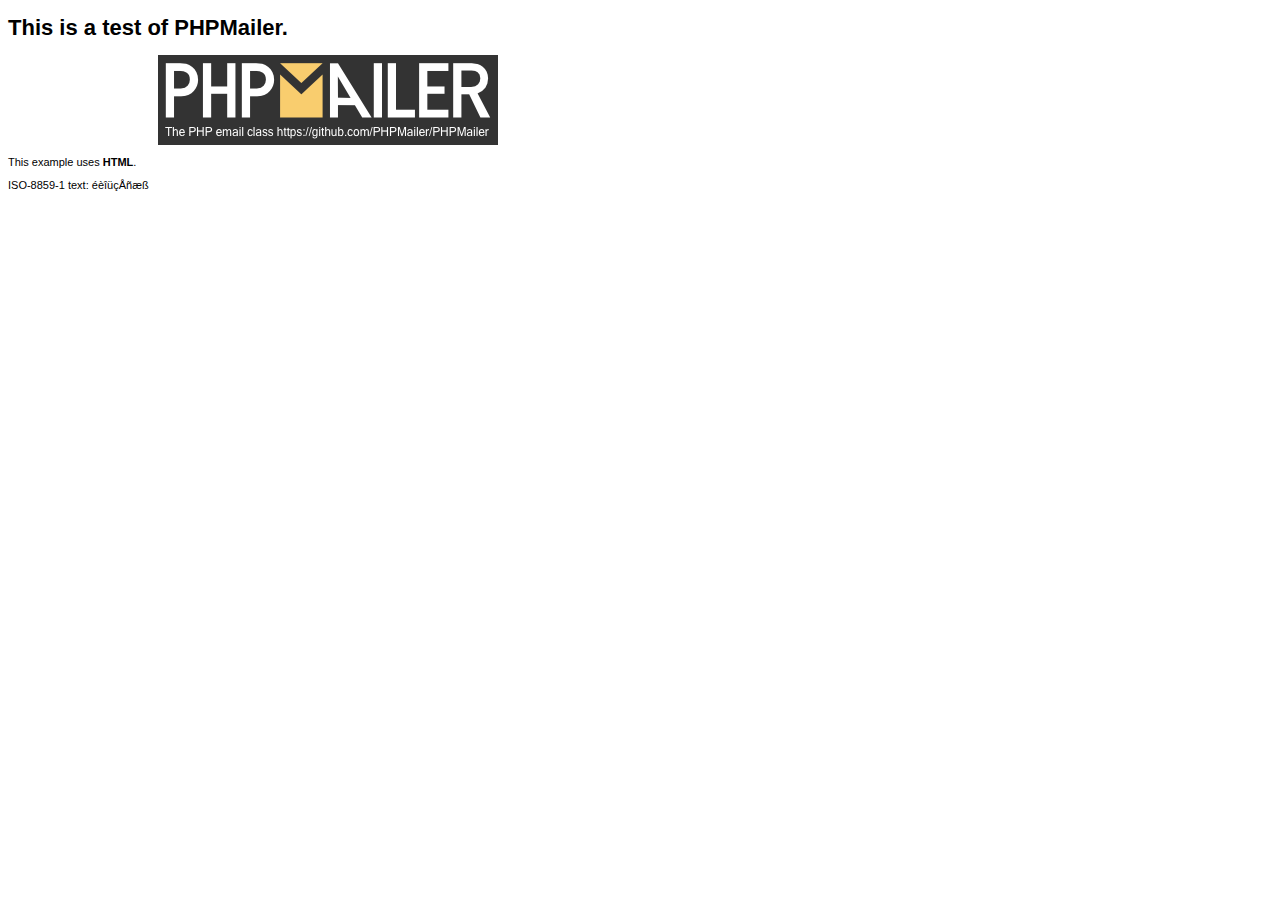
<file: form/php-mailer/examples/contents.html>
<!DOCTYPE HTML PUBLIC "-//W3C//DTD HTML 4.01 Transitional//EN" "http://www.w3.org/TR/html4/loose.dtd">
<html>
<head>
  <meta http-equiv="Content-Type" content="text/html; charset=iso-8859-1">
  <title>PHPMailer Test</title>
</head>
<body>
<div style="width: 640px; font-family: Arial, Helvetica, sans-serif; font-size: 11px;">
  <h1>This is a test of PHPMailer.</h1>
  <div align="center">
    <a href="https://github.com/PHPMailer/PHPMailer/"><img src="images/phpmailer.png" height="90" width="340" alt="PHPMailer rocks"></a>
  </div>
  <p>This example uses <strong>HTML</strong>.</p>
  <p>ISO-8859-1 text: ���������</p>
</div>
</body>
</html>
</file>
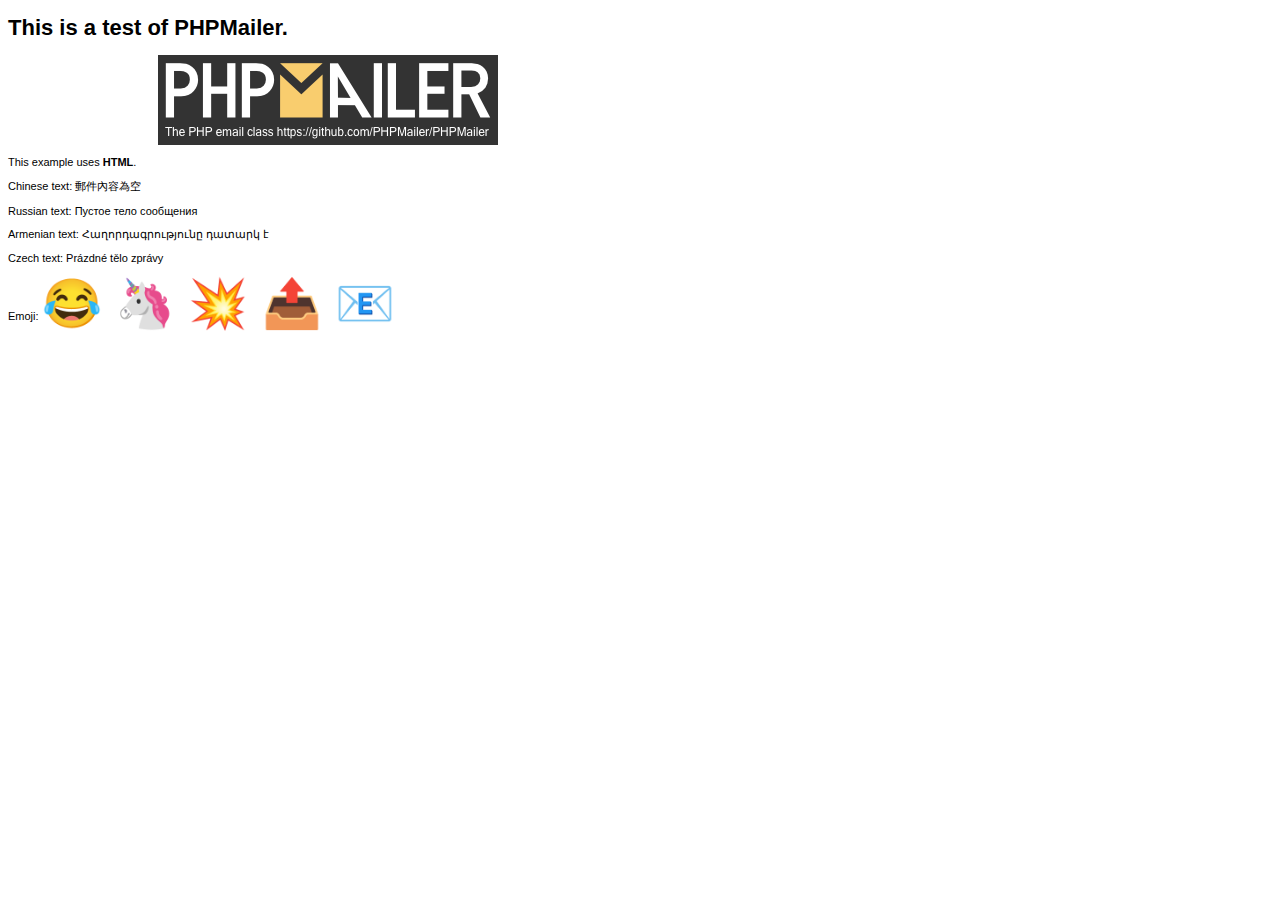
<file: form/php-mailer/examples/contentsutf8.html>
<!DOCTYPE HTML PUBLIC "-//W3C//DTD HTML 4.01 Transitional//EN" "http://www.w3.org/TR/html4/loose.dtd">
<html>
<head>
  <meta http-equiv="Content-Type" content="text/html; charset=utf-8">
  <title>PHPMailer Test</title>
</head>
<body>
<div style="width: 640px; font-family: Arial, Helvetica, sans-serif; font-size: 11px;">
  <h1>This is a test of PHPMailer.</h1>
  <div align="center">
    <a href="https://github.com/PHPMailer/PHPMailer/"><img src="images/phpmailer.png" height="90" width="340" alt="PHPMailer rocks"></a>
  </div>
  <p>This example uses <strong>HTML</strong>.</p>
  <p>Chinese text: 郵件內容為空</p>
  <p>Russian text: Пустое тело сообщения</p>
  <p>Armenian text: Հաղորդագրությունը դատարկ է</p>
  <p>Czech text: Prázdné tělo zprávy</p>
  <p>Emoji: <span style="font-size: 48px">😂 🦄 💥 📤 📧</span></p>
</div>
</body>
</html>
</file>
<file: assets/css/style.css>
@font-face {
  font-family: 'Quicksand';
  src: url("../fonts/Quicksand-Regular.eot");
  src: local("Quicksand Regular"), local("Quicksand-Regular") url("../fonts/Quicksand-Regular.eot?#iefix") format("embedded-opentype"), url("../fonts/Quicksand-Regular.woff2") format("woff2"), url("../fonts/Quicksand-Regular.woff") format("woff");
  font-weight: 400;
}

@font-face {
  font-family: 'Quicksand';
  src: url("../fonts/Quicksand-Medium.eot");
  src: local("Quicksand Medium"), local("Quicksand-Medium"), url("../fonts/Quicksand-Medium.eot?#iefix") format("embedded-opentype"), url("../fonts/Quicksand-Medium.woff2") format("woff2"), url("../fonts/Quicksand-Medium.woff") format("woff");
  font-weight: 500;
}

@font-face {
  font-family: 'Quicksand';
  src: url("../fonts/Quicksand-Light.eot");
  src: local("Quicksand Light"), local("Quicksand-Light"), url("../fonts/Quicksand-Light.eot?#iefix") format("embedded-opentype"), url("../fonts/Quicksand-Light.woff2") format("woff2"), url("../fonts/Quicksand-Light.woff") format("woff");
  font-weight: 300;
}

@font-face {
  font-family: 'Quicksand';
  src: url("../fonts/Quicksand-Bold.eot");
  src: local("Quicksand Bold"), local("Quicksand-Bold"), url("../fonts/Quicksand-Bold.eot?#iefix") format("embedded-opentype"), url("../fonts/Quicksand-Bold.woff2") format("woff2"), url("../fonts/Quicksand-Bold.woff") format("woff");
  font-weight: 700;
}

@font-face {
  font-family: 'OpenSans';
  src: url("../fonts/OpenSans-Light.eot");
  src: local("Open Sans Light"), local("OpenSans-Light"), url("../fonts/OpenSans-Light.eot?#iefix") format("embedded-opentype"), url("../fonts/OpenSans-Light.woff2") format("woff2"), url("../fonts/OpenSans-Light.woff") format("woff");
  font-weight: 300;
}

@font-face {
  font-family: 'OpenSans';
  src: url("../fonts/OpenSans-Regular.eot");
  src: local("Open Sans Regular"), local("OpenSans-Regular"), url("../fonts/OpenSans-Regular.eot?#iefix") format("embedded-opentype"), url("../fonts/OpenSans-Regular.woff2") format("woff2"), url("../fonts/OpenSans-Regular.woff") format("woff");
  font-weight: 400;
}

@font-face {
  font-family: 'Open Sans';
  src: url("../OpenSans-SemiBold.eot");
  src: local("Open Sans SemiBold"), local("OpenSans-SemiBold"), url("../OpenSans-SemiBold.eot?#iefix") format("embedded-opentype"), url("../OpenSans-SemiBold.woff2") format("woff2"), url("../OpenSans-SemiBold.woff") format("woff"), url("../OpenSans-SemiBold.ttf") format("truetype");
  font-weight: 600;
  font-style: normal;
}

/* 02.0 Reset == */
body {
  font-family: "OpenSans", sans-serif;
  color: #3c3c3c;
  font-size: 16px;
  line-height: 1.75;
  font-weight: 300;
  -webkit-font-smoothing: antialiased;
  -moz-osx-font-smoothing: grayscale;
}

html,
body {
  overflow-x: hidden;
}

h1,
h2,
h3,
h4,
h5,
h6,
p,
ul,
ol,
table {
  margin: 0 0 18px;
}

h1:last-child,
h2:last-child,
h3:last-child,
h4:last-child,
h5:last-child,
h6:last-child,
p:last-child,
ul:last-child,
ol:last-child,
table:last-child {
  margin-bottom: 0;
}

h1,
h2,
h3,
h4,
h5,
h6,
.h1,
.h2,
.h3,
.h4,
.h5,
.h6 {
  font-family: "Quicksand", sans-serif;
  line-height: 1.3;
  font-weight: 700;
  color: #373e45;
}

h1.color-secondary,
h2.color-secondary,
h3.color-secondary,
h4.color-secondary,
h5.color-secondary,
h6.color-secondary,
.h1.color-secondary,
.h2.color-secondary,
.h3.color-secondary,
.h4.color-secondary,
.h5.color-secondary,
.h6.color-secondary {
  color: #e17804;
}

h1.color-primary,
h2.color-primary,
h3.color-primary,
h4.color-primary,
h5.color-primary,
h6.color-primary,
.h1.color-primary,
.h2.color-primary,
.h3.color-primary,
.h4.color-primary,
.h5.color-primary,
.h6.color-primary {
  color: #f7921a;
}

h1+.image:not([class*="mt-"]),
h2+.image:not([class*="mt-"]),
h3+.image:not([class*="mt-"]),
h4+.image:not([class*="mt-"]),
h5+.image:not([class*="mt-"]),
h6+.image:not([class*="mt-"]),
.h1+.image:not([class*="mt-"]),
.h2+.image:not([class*="mt-"]),
.h3+.image:not([class*="mt-"]),
.h4+.image:not([class*="mt-"]),
.h5+.image:not([class*="mt-"]),
.h6+.image:not([class*="mt-"]) {
  margin-top: 20px;
}

h1,
.h1,
.heading-lg,
.heading-lg-lead {
  font-size: 3.125em;
}

h2,
.h2 {
  font-size: 2.875em;
  line-height: 1.1;
}

h3,
.h3,
h4,
.h4,
.heading-md,
.heading-md-lead {
  font-size: 1.65em;
  font-weight: 500;
}

h4,
.h4,
h4.heading-md {
  font-size: 1.5em;
  margin-bottom: 12px;
}

h5,
.h5 {
  font-size: 1.125em;
  line-height: 1.25;
}

h6,
.h6,
.heading-sm,
.heading-sm-lead {
  font-size: 1em;
}

h1 span,
h2 span,
h3 span,
h4 span,
h5 span,
h6 span {
  color: #f7921a;
}

ul,
ol {
  padding: 0px;
  margin: 0px;
}

ul li,
ol li {
  list-style: none;
}

.lead {
  line-height: 1.6;
}

p.lead {
  font-size: 1.125em;
  line-height: 1.67;
}

.relative {
  position: relative;
}

.heading-section {
  line-height: 1.1;
  text-transform: uppercase;
  color: #373e45;
  font-weight: 500;
}

.heading-section.heading-sm {
  font-size: 1.375em;
}

.heading-section.color-secondary {
  color: #e17804;
}

.heading-section.color-primary {
  color: #f7921a;
}

.heading-section.color-default {
  color: #3c3c3c;
}

.heading-lead {
  font-size: 2.25em;
}

.heading-lead.heading-sm {
  font-size: 1.5em;
}

.heading-lead.extra-large {
  font-size: 3.5em;
}

.heading-section,
.heading-lead {
  margin-bottom: 20px;
}

.heading-section:last-child,
.heading-lead:last-child {
  margin-bottom: 0;
}

.heading-section:not(.with-line)+h3,
.heading-section:not(.with-line)+h4,
.heading-section:not(.with-line)+h5,
.heading-lead:not(.with-line)+h3,
.heading-lead:not(.with-line)+h4,
.heading-lead:not(.with-line)+h5 {
  margin-top: -20px;
}

.heading-section+p.lead,
.heading-lead+p.lead {
  margin-top: -10px;
}

.heading-section.with-line,
.heading-lead.with-line {
  padding-bottom: 15px;
}

.heading-section.with-line::after,
.heading-lead.with-line::after {
  display: block;
}

.heading-sm-lead,
.heading-md-lead,
.heading-lg-lead {
  letter-spacing: 4px;
  font-weight: 300;
  font-family: "Quicksand", sans-serif;
  text-transform: uppercase;
  margin-bottom: 5px;
}

.heading-sm-lead+h1,
.heading-sm-lead+h2,
.heading-sm-lead+h3,
.heading-sm-lead+h4,
.heading-sm-lead+h5,
.heading-sm-lead+h4,
.heading-md-lead+h1,
.heading-md-lead+h2,
.heading-md-lead+h3,
.heading-md-lead+h4,
.heading-md-lead+h5,
.heading-md-lead+h4,
.heading-lg-lead+h1,
.heading-lg-lead+h2,
.heading-lg-lead+h3,
.heading-lg-lead+h4,
.heading-lg-lead+h5,
.heading-lg-lead+h4 {
  margin-top: 0;
}

.heading-sm-lead,
.heading-md-lead {
  color: #f7921a;
}

.heading-sm-lead.color-primary,
.heading-md-lead.color-primary {
  color: #f7921a;
}

.heading-sm-lead.color-secondary,
.heading-md-lead.color-secondary {
  color: #e17804;
}

.with-line {
  position: relative;
  padding-bottom: 15px;
}

.with-line::after {
  content: "";
  position: absolute;
  bottom: 0;
  display: block;
  width: 60px;
  height: 2px;
  margin: 15px 0 0;
  background-color: #f7921a;
}

.light .with-line::after {
  background-color: #fff;
}

.with-line.al-center::after,
.with-line.center::after {
  left: 50%;
  margin-left: -30px;
}

.with-line.al-right::after {
  right: 0;
}

.lh-x1 {
  line-height: 1;
}

.lh-x2 {
  line-height: 1.5;
}

.lh-x3 {
  line-height: 2;
}

blockquote {
  font-size: 1em;
  line-height: 1.625;
  margin: 30px 0;
  border: none;
  color: #3c3c3c;
}

blockquote:first-child {
  margin-top: 0;
}

blockquote:last-child {
  margin-bottom: 0;
}

blockquote p:last-child strong {
  color: #f7921a;
}

p+h1,
p+h2,
p+h3,
p+h4,
p+h5,
p+h4,
ul+h1,
ul+h2,
ul+h3,
ul+h4,
ul+h5,
ul+h4,
ol+h1,
ol+h2,
ol+h3,
ol+h4,
ol+h5,
ol+h4,
table+h1,
table+h2,
table+h3,
table+h4,
table+h5,
table+h4 {
  margin-top: 35px;
}

ul+p,
ul+ul,
ul+ol,
ol+ol,
ol+ul,
ul+table,
ol+table {
  margin-top: 35px;
}

b,
strong {
  font-weight: 600;
}

a {
  outline: 0;
  transition: all 0.5s;
  color: #f7921a;
}

a:link,
a:visited {
  text-decoration: none;
}

a:hover,
a:focus,
a:active {
  outline: 0;
  color: #e17804;
}

.light,
.light h1,
.light h2,
.light h3,
.light h4,
.light h5,
.light h6,
.light blockquote {
  color: #fff;
}

#preloader {
  position: fixed;
  top: 0;
  left: 0;
  right: 0;
  bottom: 0;
  background-color: #fff;
  z-index: 10000;
}

#status {
  width: 100px;
  height: 100px;
  position: absolute;
  left: 50%;
  top: 50%;
  background-image: url(../images/loading.gif);
  background-repeat: no-repeat;
  background-position: center;
  background-size: 38px auto;
  margin: -50px 0 0 -50px;
}

#gmap {
  display: block;
  width: 100%;
  height: 400px;
  pointer-events: none;
  background: #C9C9C9;
}

.map-contact-vertical #gmap {
  height: 600px;
}

.color-primary {
  color: #f7921a;
}

.color-default {
  color: #3c3c3c;
}

.color-heading {
  color: #373e45;
}

.color-secondary {
  color: #e17804;
}

.color-alternet {
  color: #999;
}

.bg-light {
  background: #fff;
}

.bg-white {
  background: #fff;
}

.bg-dark {
  background: #222;
}

.bg-grey {
  background: #f8f8f8;
}

.bg-dark-grey {
  background: #efefef;
}

.bg-primary {
  background: #f7921a;
}

.bg-secondary {
  background: #fff1e0;
}

.bg-alternet {
  background: #999;
}

.bg-footer {
  background: #0f152b;
}

.bg-light-primary {
  background-color: rgba(247, 146, 26, 0.1);
}

.bg-light-secondary {
  background-color: rgba(255, 241, 224, 0.1);
}

.bg-light-alternet {
  background-color: rgba(153, 153, 153, 0.1);
}

.bdr {
  border: 1px solid rgba(0, 0, 0, 0.04);
}

.bdr-y {
  border-top: 1px solid rgba(0, 0, 0, 0.04);
  border-bottom: 1px solid rgba(0, 0, 0, 0.04);
}

.bdr-x {
  border-left: 1px solid rgba(0, 0, 0, 0.04);
  border-right: 1px solid rgba(0, 0, 0, 0.04);
}

.bdr-top {
  border-top: 1px solid rgba(0, 0, 0, 0.04);
}

.bdr-bottom {
  border-bottom: 1px solid rgba(0, 0, 0, 0.04);
}

.bdr-none {
  border-color: transparent;
}

.overflow {
  overflow: hidden;
}

.preload {
  display: none;
}

.navbar-toggle {
  margin-right: 0px;
}

.carousel-control {
  visibility: hidden;
  -webkit-transition: opacity 1s ease-out;
  -moz-transition: opacity 1s ease-out;
  -o-transition: opacity 1s ease-out;
  transition: opacity 1s ease-out;
  opacity: 0;
  width: 60px;
}

.carousel-control.left,
.carousel-control.right {
  background-image: none;
  filter: none;
}

.carousel-control .glyphicon-chevron-left,
.carousel-control .glyphicon-chevron-right {
  width: 60px;
  height: 60px;
  padding-top: 0;
  -ms-border-radius: 50px;
  border-radius: 50px;
  font-family: 'FontAwesome';
  text-shadow: none;
  font-size: 44px;
  margin-top: -30px;
}

.carousel-control .glyphicon-chevron-left:hover,
.carousel-control .glyphicon-chevron-right:hover {
  background: transparent;
}

.carousel-control .glyphicon-chevron-left {
  left: 10%;
}

.carousel-control .glyphicon-chevron-left:before {
  content: '\f104';
}

.carousel-control .glyphicon-chevron-right {
  right: 10%;
}

.carousel-control .glyphicon-chevron-right:before {
  content: '\f105';
}

.video-box {
  position: relative;
  margin-top: 40px;
  padding-top: 56%;
}

.video-box iframe {
  border: 1px solid #fbfbfb;
  -ms-border-radius: 5px;
  border-radius: 5px;
  position: absolute;
  top: 0;
  width: 100%;
  height: 100%;
  left: 0;
}

.panel-group .panel {
  border-radius: 0;
  box-shadow: none;
  border-bottom: 1px solid #eee;
  border: none;
}

.panel-default>.panel-heading {
  padding: 0;
  border-radius: 0;
  color: #212121;
  background-color: transparent;
  border: 0px;
}

.panel-title {
  font-size: 20px;
}

.panel-title>a {
  display: block;
  padding: 15px;
  text-decoration: none;
}

.more-less {
  float: right;
  color: #212121;
}

.panel-default>.panel-heading+.panel-collapse>.panel-body {
  border-top-color: #EEEEEE;
}

.table-responsive {
  margin-bottom: 30px;
}

.table-responsive:last-child,
.table-responsive .table {
  margin-bottom: 0;
}

.table>tbody>tr>td,
.table>tbody>tr>th,
.table>tfoot>tr>td,
.table>tfoot>tr>th,
.table>thead>tr>td,
.table>thead>tr>th {
  border-color: #ececec;
}

.table.bdr-top,
.table.bdr-bottom {
  border-color: #ececec;
}

.table-s1>tbody>tr>td,
.table-s1>tbody>tr>th,
.table-s1>tfoot>tr>td,
.table-s1>tfoot>tr>th,
.table-s1>thead>tr>td,
.table-s1>thead>tr>th {
  padding: 20px;
}

.table-vertical>tbody>tr>td {
  vertical-align: middle;
}

.btc-ticker .owl-dots,
.logo-carousel .owl-dots {
  display: none !important;
}

.owl-theme .owl-nav {
  margin-top: 0;
}

.hr-line {
  height: 1px;
  background: #ebebeb;
}

@keyframes fadeInLeft {
  from {
    opacity: 0;
    transform: translate3d(-50px, 0, 0);
  }

  to {
    opacity: 1;
    transform: none;
  }
}

@keyframes fadeInRight {
  from {
    opacity: 0;
    transform: translate3d(50px, 0, 0);
  }

  to {
    opacity: 1;
    transform: none;
  }
}

@keyframes fadeInUp {
  from {
    opacity: 0;
    transform: translate3d(0, 50px, 0);
  }

  to {
    opacity: 1;
    transform: none;
  }
}

@keyframes fadeIn {
  from {
    opacity: 0;
  }

  to {
    opacity: 1;
  }
}

@media only screen and (min-width: 992px) and (max-width: 1199px) {

  h2,
  .h2 {
    font-size: 2em;
  }
}

@media only screen and (max-width: 991px) {
  body {
    font-size: 13px;
    -webkit-text-size-adjust: 100%;
  }

  .container {
    max-width: 720px;
  }

  h2,
  .h2 {
    font-size: 2em;
  }
}

@media only screen and (max-width: 767px) {
  .container {
    padding-left: 30px;
    padding-right: 30px;
    max-width: 100%;
  }

  .accordion .panel-title {
    font-size: 1.125em;
    font-weight: 400;
  }
}

@media only screen and (max-width: 480px) {
  body {
    min-width: 320px;
  }

  h1,
  .h1,
  .heading-lg,
  .heading-lg-lead {
    font-size: 1.875em;
  }

  h2,
  .h2 {
    font-size: 1.5em;
  }

  h3,
  .h3 {
    font-size: 1.3em;
  }
}

@media only screen and (max-width: 375px) {
  .btn+.btn {
    margin-top: 5px;
  }
}

/* 03.0 Utility == */
img {
  outline: 0;
  border: 0 none;
  max-width: 100%;
  height: auto;
  vertical-align: top;
  -ms-border-radius: 5px;
  border-radius: 5px;
}

img+h2,
img h3,
img h4 {
  margin-top: 15px;
}

img.alignright {
  padding: 0;
  float: right;
  margin: 5px 0 10px 30px;
}

h3 img.alignright,
h4 img.alignright,
h2 img.alignright,
h1 img.alignright {
  margin-top: 0;
}

img.alignleft {
  padding: 0;
  float: left;
  margin: 5px 30px 10px 0;
}

h3 img.alignleft,
h4 img.alignleft,
h2 img.alignleft,
h1 img.alignleft {
  margin-top: 0;
}

img.aligncenter {
  float: none;
  display: block;
  margin: 5px auto 15px;
}

img.aligncenter:first-child {
  margin-top: 0;
}

img.aligncenter:last-child {
  margin-bottom: 0;
}

hr,
.hr {
  margin: 45px 0;
}

hr:first-child,
.hr:first-child {
  margin-top: 0;
}

hr:last-child,
.hr:last-child {
  margin-bottom: 0;
}

.hr-lg {
  margin: 60px 0;
}

.hr-md {
  margin: 30px 0;
}

.hr-sm {
  margin: 15px 0;
}

.al-center,
.center {
  text-align: center;
}

.al-center .with-line:after,
.center .with-line:after {
  left: 50%;
  margin-left: -35px;
}

.al-right {
  text-align: right;
}

.al-right .with-line:after {
  right: 0;
}

.al-left {
  text-align: left;
}

.ucap {
  text-transform: uppercase;
}

.cap {
  text-transform: capitalize;
}

.section-pad {
  padding-top: 90px;
  padding-bottom: 90px;
}

.section-pad-xs {
  padding-top: 20px;
  padding-bottom: 20px;
}

.section-pad-sm {
  padding-top: 45px;
  padding-bottom: 45px;
}

.section-pad-md {
  padding-top: 67.5px;
  padding-bottom: 67.5px;
}

.section-pad-lg {
  padding-top: 135px;
  padding-bottom: 135px;
}

.section-pad.nopd {
  padding-top: 0;
  padding-bottom: 0;
}

.section-overup[class*="section-pad"] {
  margin-top: -67.5px;
  padding-top: 0;
}

.section-overup-lg[class*="section-pad"] {
  margin-top: -135px;
  padding-top: 0;
}

.pad-0,
.nopd {
  padding: 0px;
}

.npl {
  padding-left: 0px;
}

.npr {
  padding-right: 0px;
}

.space-top {
  margin-top: 20px;
}

.space-top-sm {
  margin-top: 15px;
}

.space-top-md {
  margin-top: 30px;
}

.space-bottom {
  margin-bottom: 20px;
}

.space-bottom-sm {
  margin-bottom: 15px;
}

.space-bottom-md {
  margin-bottom: 30px;
}

.nomg {
  margin-top: 0;
  margin-bottom: 0;
}

.wide-lg {
  max-width: 1170px;
  margin: 0 auto;
}

.wide-md {
  max-width: 970px;
  margin: 0 auto;
}

.wide-sm {
  max-width: 770px;
  margin: 0 auto;
}

.wide-xs {
  max-width: 570px;
  margin: 0 auto;
}

.row-vm {
  align-items: center;
  display: flex;
}

.row-vm.reverses>div:last-child {
  order: 1;
}

.row-vm.reverses>div:first-child {
  order: 2;
}

.container-fluid>.row>.row {
  margin-left: 0;
  margin-right: 0;
}

.row-column:not(:first-child) {
  margin-top: 60px;
}

.row-column-md:not(:first-child) {
  margin-top: 45px;
}

.row-column-sm:not(:first-child) {
  margin-top: 30px;
}

div[class*="row-column"].mgfix {
  margin-top: -45px;
}

div[class*="row-column"].mgauto {
  margin-top: 0;
}

div[class*="row-column"].mgtop {
  margin-top: 60px;
}

div[class*="row-column"].mgtop-md {
  margin-top: 45px;
}

div[class*="row-column"].mgtop-sm {
  margin-top: 30px;
}

div[class*="wide-"]+div[class*="row-column"]:not([class*="mg"]):not([class*="mt-"]) {
  margin-top: 60px;
}

.clear {
  clear: both;
  display: block;
  height: 0;
  width: 100%;
}

.clear-left {
  clear: left;
}

.clear-right {
  clear: right;
}

.first[class*="col-"] {
  clear: left;
}

.nomg[class*="wide-"] {
  margin: 0;
}

.img-shadow {
  box-shadow: 0 12px 15px rgba(0, 0, 0, 0.05);
}

.round {
  -ms-border-radius: 4px;
  border-radius: 4px;
}

.round-md {
  -ms-border-radius: 8px;
  border-radius: 8px;
}

.round-lg {
  -ms-border-radius: 35px;
  border-radius: 35px;
}

.circle {
  -ms-border-radius: 50%;
  border-radius: 50%;
}

.image {
  margin-bottom: 20px;
}

.image:last-child {
  margin-bottom: 0;
}

.image img {
  max-width: 100%;
  height: auto;
}

.image[class*="round"] a,
.image[class*="round"] img,
.image.circle a,
.image.circle img {
  border-radius: inherit;
}

.image.circle:not([class*="al-"]) {
  text-align: center;
}

.image.circle:not(.image-md) img {
  width: 100%;
  max-width: 555px;
}

.image-md img {
  width: 90%;
  max-width: 220px;
}

.gaps {
  clear: both;
  height: 20px;
  display: block;
  margin: 0;
}

.gaps.size-lg {
  height: 60px;
}

.gaps.size-md {
  height: 30px;
}

.gaps.size-sm {
  height: 15px;
}

.gaps.size-0-5x {
  height: 10px;
}

.gaps.size-1-5x {
  height: 30px;
}

.gaps.size-1x {
  height: 20px;
}

.gaps.size-2x {
  height: 40px;
}

.gaps.size-3x {
  height: 60px;
}

.gaps.size-4x {
  height: 80px;
}

.gaps.size-5x {
  height: 100px;
}

.gaps.size-6x {
  height: 120px;
}

.gaps.size-xs {
  height: 10px;
}

.gaps.size-sep {
  height: 45px;
}

.gaps.size-section {
  height: 90px;
}

.pd-x1 {
  padding: 10px;
}

.pd-x2 {
  padding: 20px;
}

.pd-x3 {
  padding: 30px;
}

.pd-x4 {
  padding: 40px;
}

.pd-x5 {
  padding: 50px;
}

.mg-x1 {
  margin: 10px;
}

.mg-x2 {
  margin: 20px;
}

.mg-x3 {
  margin: 30px;
}

.mg-x4 {
  margin: 40px;
}

.mg-x5 {
  margin: 50px;
}

.mt-x1 {
  margin-top: 10px;
}

.mt-x2 {
  margin-top: 20px;
}

.mt-x3 {
  margin-top: 30px;
}

.mt-x4 {
  margin-top: 40px;
}

.mt-x5 {
  margin-top: 50px;
}

.mt-x6 {
  margin-top: 60px;
}

.mt-x7 {
  margin-top: 70px;
}

.mt-x8 {
  margin-top: 80px;
}

.mb-x1 {
  margin-bottom: 10px;
}

.mb-x2 {
  margin-bottom: 20px;
}

.mb-x3 {
  margin-bottom: 30px;
}

.mb-x4 {
  margin-bottom: 40px;
}

.mb-x5 {
  margin-bottom: 50px;
}

.mb-x6 {
  margin-bottom: 60px;
}

.mb-x7 {
  margin-bottom: 70px;
}

.mb-x8 {
  margin-bottom: 80px;
}

.ml-x1 {
  margin-left: 10px;
}

.ml-x2 {
  margin-left: 20px;
}

.ml-x3 {
  margin-left: 30px;
}

.ml-x4 {
  margin-left: 40px;
}

.ml-x5 {
  margin-left: 50px;
}

.mr-x1 {
  margin-right: 10px;
}

.mr-x2 {
  margin-right: 20px;
}

.mr-x3 {
  margin-right: 30px;
}

.mr-x4 {
  margin-right: 40px;
}

.mr-x5 {
  margin-right: 50px;
}

.mlr-x1 {
  margin-left: 10px;
  margin-right: 10px;
}

.mlr-x2 {
  margin-left: 20px;
  margin-right: 20px;
}

.mlr-x3 {
  margin-left: 30px;
  margin-right: 30px;
}

.mlr-x4 {
  margin-left: 40px;
  margin-right: 40px;
}

.mlr-x5 {
  margin-left: 50px;
  margin-right: 50px;
}

.mlr--x0-5 {
  margin-left: -5px;
  margin-right: -5px;
}

.mlr--x1 {
  margin-left: -10px;
  margin-right: -10px;
}

.mlr--x2 {
  margin-left: -20px;
  margin-right: -20px;
}

.mlr--x3 {
  margin-left: -30px;
  margin-right: -30px;
}

.mlr--x4 {
  margin-left: -40px;
  margin-right: -40px;
}

.mlr--x5 {
  margin-left: -50px;
  margin-right: -50px;
}

.plr-x0-5 {
  padding-left: 5px;
  padding-right: 5px;
}

.plr-x1 {
  padding-left: 10px;
  padding-right: 10px;
}

.plr-x2 {
  padding-left: 20px;
  padding-right: 20px;
}

.plr-x3 {
  padding-left: 30px;
  padding-right: 30px;
}

.plr-x4 {
  padding-left: 40px;
  padding-right: 40px;
}

.plr-x5 {
  padding-left: 50px;
  padding-right: 50px;
}

.no-pd,
.pd-no {
  padding: 0 !important;
}

.no-pt,
.pt-no {
  padding-top: 0 !important;
}

.no-pb,
.pb-no {
  padding-bottom: 0 !important;
}

.no-mg,
.mg-no {
  margin: 0 !important;
}

.no-mt,
.mt-no {
  margin-top: 0 !important;
}

.no-mb,
.mb-no {
  margin-bottom: 0 !important;
}

.no-bg,
.bg-no {
  background: none !important;
}

.no-round,
.round-no,
.noround,
.square,
.no-circle {
  border-radius: 0 !important;
}

.no-shadow,
.shadow-no {
  text-shadow: none !important;
  box-shadow: none !important;
}

@media screen and (min-width: 1600px) {
  .section-pad {
    padding-top: 135px;
    padding-bottom: 135px;
  }

  .section-pad-xs {
    padding-top: 20px;
    padding-bottom: 20px;
  }

  .section-pad-sm {
    padding-top: 67.5px;
    padding-bottom: 67.5px;
  }

  .section-pad-md {
    padding-top: 90px;
    padding-bottom: 90px;
  }

  .section-pad-lg {
    padding-top: 195px;
    padding-bottom: 195px;
  }

  .section-pad.nopd {
    padding-top: 0;
    padding-bottom: 0;
  }
}

@media only screen and (min-width: 1200px) {
  .pad-r {
    padding-right: 60px;
  }

  .pad-r-md {
    padding-right: 30px;
  }

  .pad-l {
    padding-left: 60px;
  }

  .pad-l-md {
    padding-left: 30px;
  }

  .row-vm [class*="col-"].pad-r {
    padding-right: 45px;
  }

  .row-vm [class*="col-"].pad-r-md {
    padding-right: 30px;
  }

  .row-vm [class*="col-"].pad-l {
    padding-left: 45px;
  }

  .row-vm [class*="col-"].pad-l-md {
    padding-left: 30px;
  }

  .reverses [class*="col-"].pad-r {
    padding-right: 15px;
    padding-left: 45px;
  }

  .reverses [class*="col-"].pad-r-md {
    padding-right: 15px;
    padding-left: 30px;
  }

  .reverses [class*="col-"].pad-l {
    padding-left: 15px;
    padding-right: 45px;
  }

  .reverses [class*="col-"].pad-l-md {
    padding-left: 15px;
    padding-right: 30px;
  }
}

@media only screen and (min-width: 992px) and (max-width: 1199px) {
  .pad-r {
    padding-right: 45px;
  }

  .pad-l {
    padding-left: 45px;
  }

  .row-vm [class*="col-"].pad-r {
    padding-right: 30px;
  }

  .row-vm [class*="col-"].pad-l {
    padding-left: 30px;
  }

  .reverses [class*="col-"].pad-r {
    padding-right: 15px;
    padding-left: 30px;
  }

  .reverses [class*="col-"].pad-l {
    padding-left: 15px;
    padding-right: 30px;
  }
}

@media only screen and (max-width: 991px) {

  .section-pad,
  .section-pad-lg {
    padding-top: 60px;
    padding-bottom: 60px;
  }

  .res-m-bttm {
    margin-bottom: 30px;
  }

  .res-m-bttm-sm,
  .form-m-bttm {
    margin-bottom: 15px;
  }

  .res-m-bttm-xs {
    margin-bottom: 10px;
  }

  .res-m-bttm-lg {
    margin-bottom: 45px;
  }

  .al-center-md,
  .center-md {
    text-align: center;
  }

  .al-right-md {
    text-align: right;
  }

  .al-left-md {
    text-align: left;
  }

  .gaps.size-lg {
    height: 45px;
  }

  .gaps.size-md {
    height: 25px;
  }

  .gaps.size-section {
    height: 60px;
  }

  .npr {
    padding-left: 0;
  }

  .npl {
    padding-right: 0;
  }

  .ml-x1 {
    margin-left: 0;
  }

  .ml-x2 {
    margin-left: 0;
  }

  .ml-x3 {
    margin-left: 0;
  }

  .ml-x4 {
    margin-left: 0;
  }

  .ml-x5 {
    margin-left: 0;
  }

  .mr-x1 {
    margin-right: 0;
  }

  .mr-x2 {
    margin-right: 0;
  }

  .mr-x3 {
    margin-right: 0;
  }

  .mr-x4 {
    margin-right: 0;
  }

  .mr-x5 {
    margin-right: 0;
  }

  .row-column>[class*='col-md-']:not([class*="col-sm-"]):not([class*="col-xs-"]):not(:first-child) {
    margin-top: 60px;
  }

  .row-column>[class*='col-xs-6']:not([class*="col-sm-"]):nth-child(1n+3) {
    margin-top: 60px;
  }

  .row-column>.col-md-2.col-sm-4:nth-child(1n+4),
  .row-column>.col-md-2.col-sm-3:nth-child(1n+5) {
    margin-top: 60px;
  }

  .row-column-md>[class*='col-md-']:not([class*="col-sm-"]):not([class*="col-xs-"]):not(:first-child) {
    margin-top: 45px;
  }

  .row-column-md>[class*='col-xs-6']:not([class*="col-sm-"]):nth-child(1n+3) {
    margin-top: 45px;
  }

  .row-column-md>.col-md-2.col-sm-4:nth-child(1n+4),
  .row-column-md>.col-md-2.col-sm-3:nth-child(1n+5) {
    margin-top: 45px;
  }

  .row-column-sm>[class*='col-md-']:not([class*="col-sm-"]):not([class*="col-xs-"]):not(:first-child) {
    margin-top: 30px;
  }

  .row-column-sm>[class*='col-xs-6']:not([class*="col-sm-"]):nth-child(1n+3) {
    margin-top: 30px;
  }

  .row-column-sm>.col-md-2.col-sm-4:nth-child(1n+4),
  .row-column-sm>.col-md-2.col-sm-3:nth-child(1n+5) {
    margin-top: 30px;
  }

  .first[class*="col-"].odd {
    clear: inherit;
  }

  hr,
  .hr {
    margin-top: 30px;
    margin-bottom: 30px;
  }

  hr:last-child,
  .hr:last-child {
    margin-bottom: 0;
  }

  hr:first-child,
  .hr:first-child {
    margin-top: 0;
  }

  .row-vm {
    display: block;
  }
}

@media only screen and (min-width: 768px) and (max-width: 991px) {
  .row-column>[class*='col-sm-6']:nth-child(1n+3) {
    margin-top: 60px;
  }

  .row-column>[class*='col-sm-12']:not(:first-child) {
    margin-top: 60px;
  }

  .row-column-md>[class*='col-sm-6']:nth-child(1n+3) {
    margin-top: 45px;
  }

  .row-column-md>[class*='col-sm-12']:not(:first-child) {
    margin-top: 45px;
  }

  .row-column-sm>[class*='col-sm-6']:nth-child(1n+3) {
    margin-top: 30px;
  }

  .row-column-sm>[class*='col-sm-12']:not(:first-child) {
    margin-top: 30px;
  }

  [class*="row-column"]>.col-md-2.col-sm-4:nth-child(4),
  [class*="row-column"]>.col-md-2.col-sm-3:nth-child(5) {
    clear: left;
  }
}

@media only screen and (min-width: 992px) {

  .row-column>.col-md-4:nth-child(1n+4),
  .row-column>.col-md-3:nth-child(1n+5) {
    margin-top: 60px;
  }

  .row-column-md>.col-md-4:nth-child(1n+4),
  .row-column-md>.col-md-3:nth-child(1n+5) {
    margin-top: 45px;
  }

  .row-column-sm>.col-md-4:nth-child(1n+4),
  .row-column-sm>.col-md-3:nth-child(1n+5) {
    margin-top: 30px;
  }
}

@media only screen and (max-width: 767px) {
  .row-vm {
    display: block;
  }

  div[class*="row-column"].mgtop-md,
  div[class*="row-column"].mgtop {
    margin-top: 30px;
  }

  div[class*="row-column"]>[class*='col-'] {
    width: 100%;
  }

  div[class*="row-column"]>[class*='col-'].col-xs-6 {
    width: 50%;
  }

  div[class*="row-column"]>[class*='col-'].col-xs-6:nth-child(2n+1) {
    clear: left;
  }

  .row-column>[class*='col-']:not(.col-xs-6):not(:first-child) {
    margin-top: 60px;
  }

  .row-column-md>[class*='col-']:not(.col-xs-6):not(:first-child) {
    margin-top: 45px;
  }

  .row-column-sm>[class*='col-']:not(.col-xs-6):not(:first-child) {
    margin-top: 30px;
  }

  .row-column>.col-xs-6:nth-child(1n+3) {
    margin-top: 60px;
  }

  .row-column-md>.col-xs-6:nth-child(1n+3) {
    margin-top: 45px;
  }

  .row-column-sm>.col-xs-6:nth-child(1n+3) {
    margin-top: 30px;
  }

  .al-center-sm,
  .center-sm {
    text-align: center;
  }

  .al-right-sm {
    text-align: right;
  }

  .al-left-sm {
    text-align: left;
  }

  .image.circle:not(.image-md) img {
    max-width: 320px;
  }

  .section-pad,
  .section-pad-lg {
    padding-top: 60px;
    padding-bottom: 60px;
  }

  .section-overup[class*="section-pad"] {
    margin-top: -45px;
  }

  .section-overup-lg[class*="section-pad"] {
    margin-top: -67.5px;
  }

  .res-s-bttm {
    margin-bottom: 30px;
  }

  .res-s-bttm-lg {
    margin-bottom: 45px;
  }

  .res-s-bttm-sm {
    margin-bottom: 15px;
  }

  .res-s-bttm-xs {
    margin-bottom: 10px;
  }

  .gaps.size-lg {
    height: 45px;
  }

  .gaps.size-section {
    height: 60px;
  }

  .space-top,
  .space-bottom,
  .space-top-sm,
  .space-bottom-sm,
  .space-top-md,
  .space-bottom-md {
    margin-top: 30px;
  }

  .content .npl+.pad-0 {
    margin-top: 25px;
  }

  .pad-xs-0 {
    padding: 0px;
  }
}

@media only screen and (max-width: 480px) {

  img.alignright,
  img.alignleft,
  img.aligncenter {
    width: 100%;
  }

  img.no-resize,
  .no-resize {
    width: auto;
    max-width: 100%;
  }

  .pd-x3,
  .pd-x4,
  .pd-x5 {
    padding: 25px;
  }
}

/* 04.0 Common == */
.content-section {
  margin-top: 60px;
}

.content-section:first-child {
  margin-top: 0px;
}

.content .list-style li {
  position: relative;
  padding-left: 18px;
  margin-left: 0;
  margin-bottom: 8px;
}

.content .list-style li:last-child {
  margin-bottom: 0;
}

.content .list-style li:before {
  font-family: 'FontAwesome';
  content: '\f105';
  color: #f7921a;
  position: absolute;
  left: 1px;
  top: 3px;
  font-size: 16px;
  line-height: 18px;
}

.light .content .list-style li:before,
.call-action:not(.dark) .content .list-style li:before {
  color: #fff;
}

.content .list-style.dots li:before {
  content: '\f111';
  font-size: 6px;
  top: 5px;
}

.content .list-style.checkmark li {
  padding-left: 28px;
}

.content .list-style.checkmark li:before {
  content: '\f00c';
  font-size: 18px;
  line-height: 18px;
  top: 4px;
}

.content .list-style.list-sitemap li {
  margin-bottom: 10px;
  font-weight: 400;
}

.content .list-style.list-sitemap li:last-child {
  margin-bottom: 0;
}

.content .list-style.list-sitemap li ul {
  margin-top: 5px;
}

.content .list-style.list-sitemap li ul li {
  margin-top: 3px;
  font-weight: 400;
}

.content .list-style.style-v2 li {
  margin-bottom: 2px;
}

.content .list-style.style-v2 li:before {
  color: #9aa4ae;
  font-size: 6px;
}

.content ol {
  margin-left: 25px;
}

.content ol li {
  list-style: decimal;
  list-style: decimal-leading-zero;
  padding-left: 5px;
  margin-bottom: 8px;
}

.content ol li:last-child {
  margin-bottom: 0;
}

.accordion .panel {
  background-color: transparent;
  border-bottom: 1px solid rgba(0, 0, 0, 0.1);
}

.accordion .panel:last-child {
  border-bottom: 0 none;
}

.accordion .panel+.panel {
  margin-top: 0;
}

.accordion .panel-title {
  position: relative;
  font-size: 1em;
  font-family: "Quicksand", sans-serif;
  font-weight: 400;
}

.accordion .panel-title a {
  color: #f7921a;
  padding: 16px 30px 17px 0;
}

.accordion .panel-title a .plus-minus {
  opacity: 0.4;
}

.accordion .panel-title a.collapsed {
  color: #3c3c3c;
}

.accordion .panel-title a.collapsed:hover {
  opacity: 0.7;
}

.accordion .panel-title a.collapsed:hover .plus-minus {
  opacity: 0.4;
}

.accordion .panel-title a.collapsed .plus-minus {
  opacity: 0.7;
}

.accordion .panel-title a.collapsed .plus-minus span:before {
  transform: rotate(-180deg);
}

.accordion .panel-title a.collapsed .plus-minus span:after {
  transform: rotate(0deg);
}

.accordion .panel-title a:hover {
  opacity: 1;
}

.accordion .panel-title a:hover .plus-minus {
  opacity: 1;
}

.accordion .panel-body {
  padding-right: 0;
  padding-left: 0;
  padding-bottom: 30px;
}

.accordion .plus-minus {
  opacity: 0.8;
  cursor: pointer;
  transition: opacity 350ms;
  display: block;
  position: absolute;
  right: 0;
  top: 50%;
  height: 18px;
  width: 18px;
  margin-top: -9px;
}

.accordion .plus-minus span {
  position: relative;
  height: 100%;
  display: block;
}

.accordion .plus-minus span:before,
.accordion .plus-minus span:after {
  content: "";
  position: absolute;
  background: #666;
  transition: transform 100ms;
}

.accordion .plus-minus span:before {
  height: 2px;
  width: 100%;
  left: 0;
  top: 50%;
  margin-top: -1px;
  transform: rotate(180deg);
}

.accordion .plus-minus span:after {
  height: 100%;
  width: 2px;
  top: 0;
  left: 50%;
  margin-left: -1px;
  transform: rotate(90deg);
}

.accordion .plus-minus:hover {
  opacity: 0.3;
}

.accordion.filled .panel:last-child {
  border-bottom: 0;
}

.accordion.filled .panel-title {
  background-color: #f5f5f5;
}

.accordion.filled .panel-title a {
  background: #ececec;
  padding-left: 20px;
  color: #f7921a;
}

.accordion.filled .panel-title a.collapsed {
  background-color: transparent;
  color: #3c3c3c;
}

.accordion.filled .panel-title a.collapsed:hover {
  opacity: 0.7;
}

.accordion.filled .panel-body {
  padding-right: 20px;
  padding-left: 20px;
  padding-bottom: 20px;
}

.accordion.filled .plus-minus {
  right: 20px;
}

.panel-group:last-child {
  margin-bottom: 0;
}

.carousel {
  height: 100%;
}

.carousel .stky-banner {
  position: absolute;
  top: 0;
}

.carousel .carousel-inner,
.carousel .item,
.carousel .active {
  height: 100%;
}

.has-carousel .owl-item>div[class*="col-"] {
  width: 100%;
  padding-left: 0;
  padding-right: 0;
}

.position {
  position: static;
}

.img-wrapper {
  position: absolute;
  bottom: 0px;
  max-width: 520px;
}

.icon-box {
  width: 48px;
  height: 48px;
  display: inline-block;
  vertical-align: middle;
  color: #f7921a;
  transition: all 0.4s;
  text-align: center;
  font-size: 1.25em;
  line-height: 50px;
  margin: 2px 0;
  border: 1px solid transparent;
}

.light .icon-box {
  color: #fff;
}

.icon-box.left {
  text-align: left;
}

.icon-box.size-md {
  width: 60px;
  height: 60px;
  font-size: 1.875em;
  line-height: 60px;
}

.icon-box.size-sm {
  width: 24px;
  height: 24px;
  font-size: 14px;
  line-height: 24px;
}

.icon-box.size-sm span.icon {
  transform: scale(0.5) translate(-14px, -6px);
}

.icon-box.size-lg {
  width: 90px;
  height: 90px;
  font-size: 3em;
  line-height: 90px;
}

.icon-box.size-lg.sqaure,
.icon-box.size-lg.round,
.icon-box.size-lg.circle {
  border-width: 2px;
}

.icon-box.sqaure,
.icon-box.round,
.icon-box.circle {
  border-color: #f7921a;
}

.light .icon-box.sqaure,
.light .icon-box.round,
.light .icon-box.circle {
  border-color: #fff;
}

.icon-box.round {
  -ms-border-radius: 5px;
  border-radius: 5px;
}

.icon-box.circle {
  -ms-border-radius: 50%;
  border-radius: 50%;
}

.icon-box.icon-bg {
  background-color: #f7921a;
  color: #fff;
}

.icon-box.icon-bg-alt {
  background-color: #f7921a;
  color: #fff;
}

.icon-box.light {
  color: #fff;
}

.icon-box.light.sqaure,
.icon-box.light.round,
.icon-box.light.circle {
  border-color: #fff;
}

.icon-box.light.icon-bg {
  background-color: #fff;
  color: #f7921a;
}

.icon-box.icon-inline {
  width: auto;
  height: auto;
  line-height: 1.25;
}

.icon-box.icon-aside {
  float: left;
  margin: 0 15px 5px 0;
}

.icon-box+h4,
.icon-box+h3,
.icon-box+h5 {
  margin-top: 20px;
}

.icon-box span.icon {
  vertical-align: middle;
  margin-top: -5px;
}

.icon-box.style-s1,
.icon-box.style-s2 {
  -ms-border-radius: 50%;
  border-radius: 50%;
  background-color: #f7921a;
  color: #fff;
}

.icon-box.style-s2 {
  background-color: #e17804;
}

.icon-box.style-s3,
.icon-box.style-s4 {
  -ms-border-radius: 5px;
  border-radius: 5px;
  border-color: #f7921a;
  color: #f7921a;
}

.icon-box.style-s4 {
  -ms-border-radius: 5px;
  border-radius: 5px;
  border-color: #e17804;
  color: #e17804;
}

.imagebg {
  position: absolute;
  height: 100%;
  right: 0;
  top: 0;
  left: 0;
  background-size: cover;
  background-position: 50% 50%;
  background-repeat: no-repeat;
  z-index: 0;
  opacity: 0;
  transition: opacity .4s;
}

.imagebg.imagebg-bottom {
  background-position: center bottom;
}

.imagebg.footerbg {
  background-repeat: repeat;
  background-size: 631.33px 366px;
}

.fixed-bg .imagebg {
  background-attachment: fixed;
}

.imagebg img {
  display: none;
}

.image-on-left .imagebg,
.image-on-right .imagebg {
  width: 50%;
}

.image-on-left .imagebg {
  right: 50%;
}

.image-on-right .imagebg {
  left: 50%;
}

.image-slice .imagebg {
  width: 40%;
  left: 0;
}

.image-slice .imagebg+.imagebg {
  width: 60%;
  left: 40%;
}

.image-slice .section-bg:not(.section-bg-r):after {
  content: "";
  background: #f7921a;
  position: absolute;
  left: 0;
  bottom: 0;
  top: 0;
  opacity: .9;
  width: 100%;
}

.image-slice .section-bg.section-bg-alt:not(.section-bg-r):after {
  background: #e17804;
}

.has-bg-image {
  position: relative;
}

.bg-image-loaded {
  opacity: 1;
}

.has-bg,
.fixed-bg {
  background-repeat: no-repeat;
  background-position: 50% 50%;
  background-size: cover;
}

.has-bg {
  position: relative;
}

.has-bg:after {
  position: absolute;
  top: 0;
  left: 0;
  right: 0;
  bottom: 0;
  content: "";
  background-color: #000;
  opacity: .5;
  z-index: 1;
}

.has-bg.bg-primary:after {
  background-color: #f7921a;
}

.has-bg.bg-secondary:after {
  background-color: #e17804;
}

.has-bg.bg-alternet:after {
  background-color: #999;
}

.has-bg.bg-footer:after {
  background-color: #0f152b;
}

.has-bg.bg-light:after {
  background-color: #fff;
}

.has-bg.dark-filter:after {
  opacity: .50;
}

.has-bg.darker-filter:after {
  opacity: .9;
}

.has-bg.light-filter:after {
  opacity: .25;
}

.has-bg.lighter-filter:after {
  opacity: .15;
}

.has-bg.no-filter:after {
  opacity: 0.01;
}

.has-bg .container,
.has-bg-image .container {
  position: relative;
  z-index: 2;
}

.fixed-bg {
  background-attachment: fixed;
}

@media screen and (min-width: 2200px) {
  .image-slice .imagebg {
    width: 44%;
  }

  .image-slice .imagebg+.imagebg {
    width: 56%;
    left: 44%;
  }
}

@media screen and (min-width: 1600px) {
  .image-slice .imagebg {
    width: 42%;
  }

  .image-slice .imagebg+.imagebg {
    width: 58%;
    left: 42%;
  }
}

@media only screen and (max-width: 991px) {
  .image-slice .imagebg {
    width: 100%;
  }

  .image-slice .imagebg+.imagebg {
    display: none;
  }

  .imagebg.footerbg {
    background-repeat: repeat;
    background-size: 473.5px 274.5px;
  }
}

@media only screen and (min-width: 768px) and (max-width: 991px) {

  .image-on-left .imagebg,
  .image-on-right .imagebg {
    width: 40%;
  }

  .image-on-left .imagebg {
    right: 60%;
  }

  .image-on-right .imagebg {
    left: 60%;
  }
}

@media only screen and (max-width: 767px) {

  .image-on-left .imagebg,
  .image-on-right .imagebg {
    width: 100%;
    position: static;
    margin-top: 60px;
    margin-bottom: -60px;
    height: 320px;
  }
}

@media only screen and (max-width: 1280px) {

  /* parallax disable on ipad/iphone */
  .has-parallax {
    background-position: 50% 50% !important;
    background-attachment: scroll !important;
  }
}

@media only screen and (max-width: 480px) {

  .image-on-left .imagebg,
  .image-on-right .imagebg {
    height: 220px;
  }
}

.tab-custom .nav-tabs {
  background: none;
  border-bottom: none;
  display: table;
  width: 100%;
}

.tab-custom .nav-tabs.row {
  margin-left: 0;
  margin-right: 0;
}

.tab-custom .nav-tabs li {
  display: table-cell;
  float: none;
}

.tab-custom .nav-tabs li:last-child a {
  border-right-color: #f7921a;
}

.tab-custom .nav-tabs li:first-of-type a {
  border-radius: 4px 0 0 4px;
}

.tab-custom .nav-tabs li:last-of-type a {
  border-radius: 0 4px 4px 0;
}

.tab-custom .nav-tabs li>a {
  border: 1px solid #f7921a;
  border-right-color: transparent;
  text-align: center;
  border-radius: 0px;
  padding: 10px 2px;
  margin: 0px;
  font-size: 16px;
  font-weight: 700;
  color: #222;
  line-height: 24px;
}

.tab-custom .nav-tabs li>a img {
  height: 60px;
  width: auto;
  margin-top: -5px;
}

.tab-custom .nav-tabs li.active>a,
.tab-custom .nav-tabs li.active>a:hover,
.tab-custom .nav-tabs li.active>a:focus,
.tab-custom .nav-tabs li>a:hover,
.tab-custom .nav-tabs li>a:focus {
  background: #f7921a;
  border-color: #f7921a;
  color: #fff;
}

.tab-custom .tab-content {
  background: none;
  padding: 30px 20px 25px 20px;
}

.tab-custom .tab-content h4 {
  font-size: 1.5em;
  margin-bottom: 15px;
}

.tab-custom .tab-content a {
  padding: 8px 16px;
  margin-top: 25px;
}

.tab-custom.tab-simple .nav-tabs {
  background: none;
}

.tab-custom.tab-simple .nav-tabs li {
  display: inline-block;
}

.tab-custom.tab-simple .nav-tabs li>a {
  padding: 12px 15px;
  border: 1px solid #ececec;
  background-color: #ececec;
}

.tab-custom.tab-simple .nav-tabs li.active>a {
  background-color: #fff;
  border-bottom-color: #fff;
}

.tab-custom.tab-simple .tab-content {
  background: none;
  border: 1px solid #ececec;
}

.tab-custom.tab-custom-two .nav-tabs {
  background: none;
}

.tab-custom.tab-custom-two .nav-tabs li {
  display: block;
}

.tab-custom.tab-custom-three .nav-tabs {
  background: none;
}

.tab-custom.tab-custom-three li {
  display: inline-block;
  float: left;
}

@media only screen and (max-width: 767px) {
  .tab-custom .tab-content {
    padding: 25px 15px 30px;
  }

  .tab-custom .nav-tabs li>a {
    font-size: 13px;
    line-height: 18px;
  }

  .tab-custom.tab-simple .nav-tabs li {
    margin-right: -2px;
  }

  .tab-custom.tab-simple .nav-tabs li>a {
    padding: 12px 10px;
    font-size: 12px;
  }
}

.animate-top,
.animate-bottom,
.animate-left,
.animate-right,
.animate-scaleout,
.animate-scalein {
  position: relative;
  opacity: 0;
  -webkit-transition: all .5s ease;
  -moz-transition: all .5s ease;
  transition: all .5s ease;
}

.animate-top.delayms1,
.animate-bottom.delayms1,
.animate-left.delayms1,
.animate-right.delayms1,
.animate-scaleout.delayms1,
.animate-scalein.delayms1 {
  -webkit-transition-delay: 0.1s;
  -moz-transition-delay: 0.1s;
  transition-delay: 0.1s;
}

.animate-top.delayms2,
.animate-bottom.delayms2,
.animate-left.delayms2,
.animate-right.delayms2,
.animate-scaleout.delayms2,
.animate-scalein.delayms2 {
  -webkit-transition-delay: 0.2s;
  -moz-transition-delay: 0.2s;
  transition-delay: 0.2s;
}

.animate-top.delayms3,
.animate-bottom.delayms3,
.animate-left.delayms3,
.animate-right.delayms3,
.animate-scaleout.delayms3,
.animate-scalein.delayms3 {
  -webkit-transition-delay: 0.3s;
  -moz-transition-delay: 0.3s;
  transition-delay: 0.3s;
}

.animate-top.delayms4,
.animate-bottom.delayms4,
.animate-left.delayms4,
.animate-right.delayms4,
.animate-scaleout.delayms4,
.animate-scalein.delayms4 {
  -webkit-transition-delay: 0.4s;
  -moz-transition-delay: 0.4s;
  transition-delay: 0.4s;
}

.animate-top.delayms5,
.animate-bottom.delayms5,
.animate-left.delayms5,
.animate-right.delayms5,
.animate-scaleout.delayms5,
.animate-scalein.delayms5 {
  -webkit-transition-delay: 0.5s;
  -moz-transition-delay: 0.5s;
  transition-delay: 0.5s;
}

.animate-top.delayms6,
.animate-bottom.delayms6,
.animate-left.delayms6,
.animate-right.delayms6,
.animate-scaleout.delayms6,
.animate-scalein.delayms6 {
  -webkit-transition-delay: 0.6s;
  -moz-transition-delay: 0.6s;
  transition-delay: 0.6s;
}

.animate-top.delayms7,
.animate-bottom.delayms7,
.animate-left.delayms7,
.animate-right.delayms7,
.animate-scaleout.delayms7,
.animate-scalein.delayms7 {
  -webkit-transition-delay: 0.7s;
  -moz-transition-delay: 0.7s;
  transition-delay: 0.7s;
}

.animate-top.delayms8,
.animate-bottom.delayms8,
.animate-left.delayms8,
.animate-right.delayms8,
.animate-scaleout.delayms8,
.animate-scalein.delayms8 {
  -webkit-transition-delay: 0.8s;
  -moz-transition-delay: 0.8s;
  transition-delay: 0.8s;
}

.animate-top.delayms9,
.animate-bottom.delayms9,
.animate-left.delayms9,
.animate-right.delayms9,
.animate-scaleout.delayms9,
.animate-scalein.delayms9 {
  -webkit-transition-delay: 0.9s;
  -moz-transition-delay: 0.9s;
  transition-delay: 0.9s;
}

.animate-top.delayms10,
.animate-bottom.delayms10,
.animate-left.delayms10,
.animate-right.delayms10,
.animate-scaleout.delayms10,
.animate-scalein.delayms10 {
  -webkit-transition-delay: 1s;
  -moz-transition-delay: 1s;
  transition-delay: 1s;
}

.animate-top.delayms11,
.animate-bottom.delayms11,
.animate-left.delayms11,
.animate-right.delayms11,
.animate-scaleout.delayms11,
.animate-scalein.delayms11 {
  -webkit-transition-delay: 1.1s;
  -moz-transition-delay: 1.1s;
  transition-delay: 1.1s;
}

.animate-top.delayms12,
.animate-bottom.delayms12,
.animate-left.delayms12,
.animate-right.delayms12,
.animate-scaleout.delayms12,
.animate-scalein.delayms12 {
  -webkit-transition-delay: 1.2s;
  -moz-transition-delay: 1.2s;
  transition-delay: 1.2s;
}

.animate-top.delayms13,
.animate-bottom.delayms13,
.animate-left.delayms13,
.animate-right.delayms13,
.animate-scaleout.delayms13,
.animate-scalein.delayms13 {
  -webkit-transition-delay: 1.3s;
  -moz-transition-delay: 1.3s;
  transition-delay: 1.3s;
}

.animate-top.delayms14,
.animate-bottom.delayms14,
.animate-left.delayms14,
.animate-right.delayms14,
.animate-scaleout.delayms14,
.animate-scalein.delayms14 {
  -webkit-transition-delay: 1.4s;
  -moz-transition-delay: 1.4s;
  transition-delay: 1.4s;
}

.animate-top.delayms15,
.animate-bottom.delayms15,
.animate-left.delayms15,
.animate-right.delayms15,
.animate-scaleout.delayms15,
.animate-scalein.delayms15 {
  -webkit-transition-delay: 1.5s;
  -moz-transition-delay: 1.5s;
  transition-delay: 1.5s;
}

.animate-top {
  top: -30px;
}

.animate-top-long {
  top: -120px;
}

.animate-bottom {
  bottom: -30px;
}

.animate-bottom-long {
  bottom: -120px;
}

.animate-left {
  left: -30px;
}

.animate-left-long {
  left: -120px;
}

.animate-right {
  right: -30px;
}

.animate-right-long {
  right: -120px;
}

.animate-scalein {
  transform: scale(1.3);
}

.animate-scaleout {
  transform: scale(0.8);
}

.active .animate-top,
.active .animate-bottom,
.active .animate-left,
.active .animate-right,
.active .animate-scaleout,
.active .animate-scalein {
  opacity: 1;
}

.active .animate-top {
  top: 0;
}

.active .animate-bottom {
  bottom: 0;
}

.active .animate-left {
  left: 0;
}

.active .animate-right {
  right: 0;
}

.active .animate-scaleout,
.active .animate-scalein {
  transform: scale(1);
}

.feature-intro .row+.row {
  margin-top: 60px;
}

.feature-intro a.btn-link {
  font-size: 12px;
  font-weight: bold;
  letter-spacing: 2px;
  text-transform: uppercase;
  display: inline-block;
  vertical-align: middle;
  color: #f7921a;
}

.no-dots .owl-nav {
  margin-top: 0;
}

.owl-dots {
  text-align: center;
  margin-top: 20px;
}

.owl-dots .owl-dot {
  height: 10px;
  width: 10px;
  border-radius: 50%;
  border: 1px solid #f7921a;
  display: inline-block;
  margin: 0 5px;
}

.light .owl-dots .owl-dot {
  border-color: #fff;
}

.owl-dots .owl-dot.active {
  background: #f7921a;
}

.light .owl-dots .owl-dot.active {
  background: #fff;
}

.owl-dots .owl-dot span {
  opacity: 0;
}

.owl-theme:hover .owl-nav {
  opacity: 1;
}

.owl-theme .owl-nav {
  opacity: 0;
  transition: all .5s ease;
}

.owl-theme .owl-nav .owl-prev,
.owl-theme .owl-nav .owl-next {
  position: absolute;
  transform: translateY(-50%);
  top: 50%;
  padding: 0;
  margin: 0;
  text-align: center;
  transition: all .5s ease;
  color: #f7921a;
  background: #fff;
  opacity: 1;
}

.owl-theme .owl-nav .owl-prev .pe,
.owl-theme .owl-nav .owl-next .pe {
  font-size: 40px;
  height: 44px;
  width: 44px;
  line-height: 48px;
}

.owl-theme .owl-nav .owl-prev:hover,
.owl-theme .owl-nav .owl-next:hover {
  color: #fff;
  background: #f7921a;
  opacity: 1;
}

.owl-theme .owl-nav .owl-next {
  right: 20px;
}

.owl-theme .owl-nav .owl-next:hover {
  right: 10px;
}

.owl-theme .owl-nav .owl-prev {
  left: 20px;
}

.owl-theme .owl-nav .owl-prev:hover {
  left: 10px;
}

.shadow {
  box-shadow: 0 6px 23px -2px rgba(0, 0, 0, 0.05);
}

.shadow-alt {
  box-shadow: 0 6px 23px -2px rgba(0, 0, 0, 0.11);
}

.mgr--30 {
  margin-right: -30px;
}

.mgl--30 {
  margin-left: -30px;
}

.copyright {
  padding: 15px 0;
  background: #222;
}

.copyright .site-copy {
  font-size: 14px;
  line-height: 30px;
}

.copyright .social li a {
  color: #fff;
}

.copyright .social li a:hover,
.copyright .social li a:focus {
  color: #f7921a;
}

.pagination li.active a {
  background: #f7921a;
  border-color: #f7921a;
}

.pagination li a {
  color: #f7921a;
}

.pagination li a:hover,
.pagination li a:focus {
  color: #fff;
  background: #f7921a;
  border-color: #f7921a;
}

.pagination li .fa {
  position: relative;
  top: -2px;
}

.footer-section {
  background: #0f152b;
}

.copyright {
  background: #0d1120;
}

@media only screen and (max-width: 1280px) {
  .owl-nav .owl-next {
    right: 0;
  }

  .owl-nav .owl-prev {
    left: 0;
  }
}

@media only screen and (max-width: 991px) {
  .res-m-bttm {
    margin-bottom: 30px;
  }

  .res-m-bttm-sm,
  .form-m-bttm {
    margin-bottom: 15px;
  }

  .res-m-bttm-xs {
    margin-bottom: 10px;
  }

  .res-m-bttm-lg {
    margin-bottom: 45px;
  }

  .res-m-bttm-3x {
    margin-bottom: 60px;
  }

  .mgr--30 {
    margin-right: 0;
  }

  .mgl--30 {
    margin-left: 0;
  }
}

@media only screen and (max-width: 767px) {

  .owl-theme .owl-nav .owl-prev .pe,
  .owl-theme .owl-nav .owl-next .pe {
    font-size: 36px;
    height: 36px;
    width: 36px;
    line-height: 40px;
  }

  .owl-theme .owl-nav .owl-next {
    right: 0;
  }

  .owl-theme .owl-nav .owl-next:hover {
    right: 0;
  }

  .owl-theme .owl-nav .owl-prev {
    left: 0;
  }

  .owl-theme .owl-nav .owl-prev:hover {
    left: 0;
  }
}

@media only screen and (min-width: 768px) and (max-width: 991px) {
  .tab-center {
    text-align: center;
  }

  .tab-left {
    text-align: left;
  }
}

@media only screen and (max-width: 767px) {
  .mobile-left {
    text-align: left;
  }

  .mobile-center {
    text-align: center;
  }

  body,
  .navigation {
    min-width: 300px;
  }
}

/* 05.0 Header/Navbar == */
.site-header .navbar {
  border-radius: 0;
  border: 0 none;
  min-width: 300px;
  padding: 12px 0 0;
  color: #36454e;
  background: #fff;
  margin: 0;
  z-index: 9;
}

.site-header .navbar .container .navbar-brand {
  margin-left: 0;
}

.site-header .navbar-brand {
  height: auto;
  padding: 0;
}

.site-header .navbar-brand img {
  width: auto;
  max-width: 100%;
  max-height: 50px;
}

.site-header .navbar-header .quote-btn {
  display: none;
}

.site-header .navbar-collapse {
  padding: 0;
  background-color: transparent;
  color: #3c3c3c;
}

.site-header .logo-light {
  display: none;
}

.site-header .header-btn {
  padding: 0;
  display: inline-block;
}

.site-header .header-btn .btn {
  font-family: "OpenSans", sans-serif;
  padding: 6px 25px;
  font-size: 12px;
  line-height: 24px;
  font-weight: 700;
  text-transform: uppercase;
  color: #fff;
  background-color: #f7921a;
  border: 2px solid #f7921a;
  margin: 0;
  vertical-align: middle;
}

.site-header .header-btn .btn:hover {
  border-color: #f7921a;
  color: #f7921a;
  background-color: transparent;
}

.site-header .header-btn .btn.btn-outline {
  background: transparent;
}

.site-header .header-btn .btn.btn-outline:hover {
  background: #f7921a;
  border-color: #f7921a;
}

.topbar {
  padding: 6px 0;
  color: #3c3c3c;
  background: #f8f8f8;
  font-display: "Quicksand", sans-serif;
  font-size: 13px;
  line-height: 1;
}

.topbar .top-left {
  float: left;
  max-width: 40%;
}

.topbar .top-right {
  float: right;
  max-width: 59%;
}

.topbar .top-nav li a {
  padding-top: 0;
  padding-bottom: 0;
  transition: color .3s;
}

.topbar .header-btn .btn {
  padding: 2px 15px;
  vertical-align: top;
  height: 34px;
}

.topbar .header-btn .btn span {
  line-height: 1;
  font-size: inherit;
}

.topbar .social:not(:last-child) {
  margin-right: 25px;
}

.topbar .social li a {
  line-height: 34px;
  font-size: 16px;
  color: #3c3c3c;
}

.topbar .social li a:hover {
  color: #f7921a;
}

.top-nav {
  margin: 0;
  padding: 0;
  list-style: none;
  margin-right: -15px;
}

.top-nav li {
  display: inline-block;
  vertical-align: middle;
  line-height: 34px;
}

.top-nav li:first-child {
  margin-left: -12px;
}

.top-nav a {
  padding: 5px 12px;
  color: inherit;
  font-size: 13px;
}

.top-nav a:hover,
.top-nav a:focus {
  color: #f7921a;
}

.top-contact {
  margin: 0;
  list-style: none;
  font-size: 13px;
  line-height: 30px;
  color: inherit;
}

.top-contact .fa {
  height: 30px;
  width: 30px;
  line-height: 30px;
  text-align: center;
  border-radius: 50%;
  background: transparent;
  border: 1px solid #f7921a;
  color: #f7921a;
  font-size: 18px;
  margin-right: 5px;
  vertical-align: middle;
}

.top-contact span {
  font-size: 1.25em;
  font-weight: 400;
}

.top-contact li {
  margin-left: 25px;
  float: left;
  line-height: 1;
}

.top-contact li:first-child {
  margin-left: 0;
}

.top-contact a {
  color: inherit;
}

.top-contact a:hover {
  color: #f7921a;
}

.header-top {
  margin-top: 10px;
  margin-right: -15px;
  float: right;
}

.header-top>* {
  float: left;
  margin-left: 25px;
}

.header-top>*:first-child {
  margin-left: 0;
}

.header-top .top-contact {
  line-height: 40px;
}

.header-top .top-contact .fa {
  height: 40px;
  width: 40px;
  line-height: 38px;
}

.header-top .top-contact .t-phone span {
  vertical-align: middle;
}

.header-top .header-btn .btn {
  padding: 12px 22px;
  margin-top: -4px;
}

.header-top .social li a {
  line-height: 40px;
  font-size: 16px;
  color: #f7921a;
}

.header-top .social.social-s2 li:not(:first-child) {
  margin-left: 4px;
}

.header-top .social.social-s2 li a {
  display: inline-block;
  height: 40px;
  width: 40px;
  line-height: 38px;
  text-align: center;
  border-radius: 50%;
  background: #f7921a;
  border: 1px solid #f7921a;
  color: #fff;
  font-size: 16px;
  vertical-align: middle;
}

.header-top .social.social-s2 li a:hover {
  opacity: .5;
}

.social {
  margin: 0;
  padding: 0;
  list-style: none;
}

.social li {
  display: inline-block;
  margin-left: 15px;
}

.social li:first-child {
  margin-left: 0;
}

.social.social-s2 li:not(:first-child) {
  margin-left: 4px;
}

.social.social-s2 li a {
  display: inline-block;
  height: 30px;
  width: 30px;
  line-height: 28px;
  text-align: center;
  border-radius: 50%;
  background: #f7921a;
  border: 1px solid #f7921a;
  color: #fff;
  font-size: 14px;
}

.social.social-s2 li a:hover {
  background: transparent;
  color: #f7921a;
}

.social.social-v2 li {
  border: 1px solid #f7921a;
  border-radius: 50%;
  height: 36px;
  width: 36px;
  text-align: center;
  line-height: 34px;
}

.navbar-nav {
  width: 100%;
}

.navbar-nav>li:hover>a {
  color: #f7921a;
  background: transparent;
}

.navbar-nav>li>a {
  background: transparent;
  text-transform: uppercase;
  color: inherit;
  font-family: "Quicksand", sans-serif;
  font-weight: 700;
  font-size: 14px;
  line-height: 20px;
  padding: 14px 0;
  margin: 0 16px;
  transition: background 350ms, color 350ms, border-color 350ms;
}

.navbar-nav>li.active>a,
.navbar-nav>li>a:hover,
.navbar-nav>li>a:focus {
  color: #f7921a;
  background: transparent;
}

.navbar-nav>li>.dropdown-menu .nav-opened .dropdown-menu,
.navbar-nav>li>.dropdown-menu .dropdown-menu {
  top: 0;
  margin-top: 0;
}

.navbar-nav>li.nav-opened>.dropdown-menu,
.navbar-nav>li:hover>.dropdown-menu {
  top: 100%;
  margin-top: 0;
  opacity: 1;
  visibility: visible;
}

.navbar-nav>li.header-btn {
  margin-left: 12px;
}

.navbar-nav>li.header-btn .btn {
  padding: 9px 24px 8px;
  font-size: 14px;
  font-weight: 700;
}

.navbar-nav .dropdown-menu {
  background: #fff;
  border: 0px;
  border-radius: 0;
  padding: 0px;
  left: 0;
  top: -999em;
  display: block;
  opacity: 0;
  width: 240px;
  visibility: hidden;
  transition: opacity .3s, visibility .4s;
}

.navbar-nav .dropdown-menu .nav-opened .dropdown-menu,
.navbar-nav .dropdown-menu .dropdown-menu {
  left: 240px;
  opacity: 0;
}

.navbar-nav .dropdown-menu .caret {
  margin-top: 0;
  vertical-align: middle;
  transform: translateY(-50%) rotate(-90deg);
  position: absolute;
  top: 50%;
  right: 20px;
}

.navbar-nav .dropdown-menu li {
  position: relative;
}

.navbar-nav .dropdown-menu li:hover>a {
  color: #f7921a;
  background: #f5f5f5;
}

.navbar-nav .dropdown-menu li a {
  padding: 10px 25px 10px 15px;
  text-transform: inherit;
}

.navbar-nav .dropdown-menu li.nav-opened .dropdown-menu {
  opacity: 1;
  visibility: visible;
  height: auto;
}

.navbar-nav .dropdown-menu li:hover .dropdown-menu {
  opacity: 1;
  visibility: visible;
  height: auto;
}

.navbar-nav .dropdown-menu li:hover.has-children:after {
  border-left-color: #f7921a;
}

.navbar-nav .dropdown-menu li.has-children:after {
  position: absolute;
  top: 50%;
  right: 20px;
  content: "";
  height: 0;
  width: 0;
  transform: translateY(-50%);
  border-top: 4px solid transparent;
  border-bottom: 4px solid transparent;
  border-left: 4px solid #3c3c3c;
  transition: all .5s ease;
}

.navbar-nav .dropdown-menu li.dropdown>a:before {
  content: "\f105";
  display: block;
  position: absolute;
  top: 50%;
  right: 8px;
  opacity: 1;
  margin-top: -7px;
  height: 14px;
  width: 12px;
  text-align: center;
  font-size: 13px;
  line-height: 14px;
  font-family: "FontAwesome";
  color: #000;
}

.navbar-nav .dropdown-menu.active>a,
.navbar-nav .dropdown-menu li>a:hover,
.navbar-nav .dropdown-menu li>a:focus {
  color: #f7921a;
}

.navbar-nav .dropdown-menu>.active>a,
.navbar-nav .dropdown-menu>.active>a:focus,
.navbar-nav .dropdown-menu>.active>a:hover {
  color: #f7921a;
  background-color: #f5f5f5;
}

.navbar-nav .label {
  margin-top: -3px;
  vertical-align: middle;
  display: inline-block;
  font-family: "Quicksand", sans-serif;
  margin-left: 5px;
  text-transform: uppercase;
  padding: 3px 10px 4px;
  -ms-border-radius: 20px;
  border-radius: 20px;
}

.navbar-nav .caret {
  margin-top: 0;
  vertical-align: middle;
  transform: translateY(-50%);
}

.site-header .navbar {
  padding: 0;
  border-bottom: 1px solid rgba(0, 0, 0, 0.04);
}

.site-header .navbar-nav>li>a {
  padding-top: 35px;
  padding-bottom: 35px;
}

.site-header .navbar-nav>li.header-btn {
  margin-top: 23px;
}

.site-header .navbar-nav>li:last-child:not(.header-btn) {
  margin-right: -15px;
}

.site-header .navbar-brand {
  margin-top: 20px;
  margin-bottom: 20px;
  margin-left: 0;
  z-index: 6;
}

.site-header .navbar-collapse {
  float: right;
  width: auto;
}

.site-header .single-slide {
  min-height: 670px;
  background-size: cover;
  background-repeat: no-repeat;
  background-position: center center;
}

.site-header.is-transparent {
  color: #fff;
}

.site-header.is-transparent .topbar,
.site-header.is-transparent .navbar {
  background: transparent;
  position: absolute;
  width: 100%;
  z-index: 9;
  color: #fff;
}

.site-header.is-transparent .topbar+.navbar {
  margin-top: 43px;
}

.site-header.is-transparent .topbar {
  border-color: rgba(255, 255, 255, 0.1);
  background: rgba(255, 255, 255, 0.1);
}

.site-header.is-transparent .topbar a:not(.btn):hover {
  color: #f7921a;
}

.site-header.is-transparent .topbar .social li a {
  color: #f7921a;
}

.site-header.is-transparent .topbar .social li a:hover {
  color: #fff;
}

.site-header.is-transparent .navbar-nav>li>a:not(.btn):after {
  content: "";
  position: absolute;
  left: 0;
  bottom: 28px;
  width: 100%;
  height: 2px;
  background-color: #fff;
  opacity: 0;
  transition: all .4s;
}

.site-header.is-transparent .dropdown-menu li:hover.has-children:after {
  border-left-color: #f7921a;
}

.site-header.is-transparent .dropdown-menu li.has-children:after {
  position: absolute;
  top: 18px;
  right: 20px;
  content: "";
  height: 0;
  width: 0;
  transform: translateY(-50%);
  border-top: 4px solid transparent;
  border-bottom: 4px solid transparent;
  border-left: 4px solid #3c3c3c;
}

.site-header.is-transparent .dropdown-menu li>a .caret {
  position: absolute;
  top: 50%;
  margin-top: -3px;
  right: 15px;
  transform: rotate(-90deg);
}

.site-header.is-transparent .navbar-nav>li.active>a:after,
.site-header.is-transparent .navbar-nav>li>a:hover:after {
  opacity: 1;
}

.site-header.is-transparent .navbar-nav>li.active>a,
.site-header.is-transparent .navbar-nav>li>a:hover,
.site-header.is-transparent .navbar-nav>li>a:focus {
  color: #fff;
}

.site-header.is-transparent .navbar-collapse,
.site-header.is-transparent .top-contact .fa {
  color: #fff;
}

.site-header.is-transparent .navbar-brand .logo-light {
  display: block;
}

.site-header.is-transparent .navbar-brand .logo-dark {
  display: none;
}

.site-header.is-transparent.has-fixed .topbar+.navbar {
  margin-top: 0;
}

.site-header.is-transparent.has-fixed .navbar {
  background: #fff;
  color: #3c3c3c;
}

.site-header.is-transparent.has-fixed .navbar-nav>li.active>a,
.site-header.is-transparent.has-fixed .navbar-nav>li>a:hover,
.site-header.is-transparent.has-fixed .navbar-nav>li>a:focus {
  color: #f7921a;
}

.site-header.is-transparent.has-fixed .navbar-nav>li.header-btn .btn {
  color: #fff;
}

.site-header.is-transparent.has-fixed .navbar-nav>li.header-btn .btn:hover {
  color: #3c3c3c;
}

.site-header.is-transparent.has-fixed .navbar-nav>li>a .navbar-nav>li>a:not(.btn)::after {
  background-color: #f7921a;
}

.site-header.is-transparent.has-fixed .navbar-collapse {
  color: #3c3c3c;
}

.site-header.is-transparent.has-fixed .banner-content {
  margin-top: 0;
}

.site-header.is-transparent.has-fixed .navbar-brand .logo-light {
  display: none;
}

.site-header.is-transparent.has-fixed .navbar-brand .logo-dark {
  display: block;
}

.site-header.has-fixed .navbar {
  position: fixed;
  width: 100%;
  z-index: 9;
  top: 0;
  box-shadow: 0 1px 5px rgba(0, 0, 0, 0.06);
}

.site-header.has-fixed .banner-content {
  margin-top: 76px;
}

.site-header.header-dark .topbar {
  background: #ef8608;
  color: #fff;
}

.site-header.header-dark .topbar .icon,
.site-header.header-dark .topbar .fa,
.site-header.header-dark .topbar a:hover {
  color: #e17804;
}

.site-header.header-dark .navbar {
  background: #f7921a;
  box-shadow: 0 1px 5px rgba(0, 0, 0, 0.06);
}

.site-header.header-dark .navbar-nav>li>a,
.site-header.header-dark .navbar-nav>li.active>a,
.site-header.header-dark .navbar-nav>li>a:hover,
.site-header.header-dark .navbar-nav>li>a:focus {
  color: #fff;
}

.site-header.header-dark .navbar-nav li.header-btn .btn:hover {
  background: #999;
}

.site-header.header-dark .navbar-brand .logo-dark {
  display: none;
}

.site-header.header-dark .navbar-brand .logo-light {
  display: block;
}

.site-header.header-s2.has-fixed .navbar-brand,
.site-header.header-s2.has-fixed .top-nav,
.site-header.header-s2.has-fixed .social {
  display: none;
}

.site-header.header-s2.has-fixed .navbar {
  position: fixed;
  top: -2px;
  width: 100%;
  z-index: 9;
  background: transparent;
  box-shadow: none;
}

.site-header.header-s2 .social {
  margin: 30px -15px;
  margin-right: 0;
}

.site-header.header-s2 .top-nav {
  margin: 31px 0;
}

.site-header.header-s2 .top-nav li {
  position: relative;
  border-right: 1px solid #efefef;
  font-size: 14px;
  line-height: 14px;
}

.site-header.header-s2 .top-nav li:last-of-type {
  border-right: none;
}

.site-header.header-s2 .navbar {
  padding-bottom: 0;
  box-shadow: none;
  border: none;
}

.site-header.header-s2 .navbar .container {
  padding: 0;
}

.site-header.header-s2 .navbar .container .navbar-brand {
  margin-left: 0;
}

.site-header.header-s2 .navbar .nav-bar-wrap {
  position: relative;
  z-index: 1;
}

.site-header.header-s2 .navbar top-bar-wrap {
  position: relative;
  z-index: 2;
}

.site-header.header-s2 .navbar-nav li:hover>a {
  color: #fff;
  background: #e17804;
}

.site-header.header-s2 .navbar-nav li a {
  margin: 0 0;
  padding: 18px 20px;
}

.site-header.header-s2 .navbar-nav li a:hover,
.site-header.header-s2 .navbar-nav li a:focus {
  color: #fff;
  background: #e17804;
}

.site-header.header-s2 .navbar-nav li.active a {
  color: #fff;
  background: #e17804;
}

.site-header.header-s2 .navbar-nav li.header-btn {
  margin-top: 0;
}

.site-header.header-s2 .navbar-nav li.header-btn .btn {
  padding: 14px 20px;
  border-radius: 0;
  background: #f50b21;
  border-color: #f50b21;
}

.site-header.header-s2 .navbar-nav li.header-btn .btn:hover {
  border-color: #e17804;
  background: #e17804;
  color: #fff;
}

.site-header.header-s2 .navbar-nav .dropdown-menu li:hover>a {
  color: #f7921a;
  background: #efefef;
}

.site-header.header-s2 .navbar-nav .dropdown-menu li a {
  color: #3c3c3c;
  background: #fff;
  padding: 10px 20px;
}

.site-header.header-s2 .navbar-nav .dropdown-menu li a:hover {
  color: #f7921a;
  background: #efefef;
}

.site-header.header-s2 .navbar-nav .dropdown-menu .active a {
  color: #3c3c3c;
  background: #fff;
}

.site-header.header-s2 .navbar-nav .dropdown-menu .active a:hover,
.site-header.header-s2 .navbar-nav .dropdown-menu .active a:focus {
  color: #f7921a;
  background: #efefef;
}

.site-header.header-s2 .navbar-collapse {
  width: 100%;
  position: relative;
  z-index: 5;
  top: 0;
  margin-top: -28px;
  padding: 0 15px;
}

.site-header.header-s2 .navbar-collapse ul.nav {
  position: relative;
  top: 28px;
  z-index: 2;
  background: #f7921a;
  color: #fff;
}

.breadcrumb {
  background-color: transparent;
  padding: 0;
  font-size: 12px;
  line-height: 1;
}

.breadcrumb>li {
  margin: 6px 0;
  text-transform: capitalize;
}

.breadcrumb a {
  color: #fff;
  text-decoration: none;
  transition: all 0.4s;
}

.breadcrumb>.active {
  opacity: 0.6;
  color: #fff;
}

.breadcrumb li:not(.active) a:hover {
  color: #e17804;
}

.breadcrumb>li+li:before {
  color: #fff;
  opacity: 0.5;
  padding: 0 6px 0 3px;
}

.breadcrumb.breadcrumb-arrow>li+li:before {
  content: "\00bb";
}

.breadcrumb.breadcrumb-dash>li+li:before {
  content: "\2013";
}

.breadcrumb.breadcrumb-dots>li+li:before {
  content: "\2022";
}

.banner {
  min-height: 670px;
}

.banner-content {
  padding: 70px 0;
  width: 100%;
  flex-grow: 1;
}

.banner-content p {
  margin-bottom: 38px;
}

.is-transparent .banner-content {
  padding: 140px 0 40px;
}

.page-head {
  min-height: 360px;
  padding: 70px 0;
}

.page-head h2 {
  font-weight: 500;
  text-transform: capitalize;
}

.login-icon:not(:last-child) {
  margin-left: 15px;
}

@media only screen and (max-width: 1199px) {
  .navbar-nav>li>a {
    font-size: 13px;
    padding-left: 0;
    padding-right: 0;
    margin: 0 12px;
  }

  .navbar-nav>li.header-btn .btn {
    font-size: 12px;
  }

  .navbar-nav .dropdown-menu {
    font-size: 13px;
  }

  .site-header .navbar-nav>li:last-child:not(.header-btn) {
    margin-right: -10px;
  }
}

@media only screen and (min-width: 992px) and (max-width: 1024px) {
  .banner-content {
    padding: 70px 40px;
  }
}

@media only screen and (max-width: 991px) {

  .login-icon {
    margin-left: 0;
  }

  .topbar,
  .top-nav a {
    font-size: 12px;
  }

  .header-top .header-btn .btn {
    padding: 7px 16px;
  }

  .site-header .navbar-brand img {
    max-height: 40px;
  }
}

@media only screen and (min-width: 768px) and (max-width: 991px) {
  .navbar-nav>li>a {
    font-size: 11px;
    padding: 15px 0;
    margin: 0 8px;
  }

  .navbar-nav>li.header-btn {
    margin-left: 5px;
  }

  .navbar-nav>li.header-btn .btn {
    padding: 5px 15px;
    font-size: 11px;
  }

  .site-header .navbar-brand {
    margin-top: 16px;
    margin-bottom: 16px;
  }

  .site-header .navbar-nav>li>a {
    padding-top: 20px;
    padding-bottom: 20px;
  }

  .site-header .navbar-nav>li.header-btn {
    margin-top: 10px;
  }

  .is-transparent .banner-content {
    padding: 120px 40px;
  }

  .banner-content {
    padding: 120px 40px;
  }

  .top-nav {
    margin-right: 0;
  }

  .page-head {
    min-height: 240px;
    padding: 85px 0;
  }
}

@media only screen and (max-width: 991px) {
  .top-nav li:first-child {
    margin-left: 0;
  }

  .top-nav li a {
    padding: 6px 10px;
  }

  .topbar .top-nav li a {
    line-height: 24px;
    padding: 6px 5px;
  }

  .navbar-toggle {
    float: left;
    margin-top: 6px;
    margin-bottom: 6px;
    padding: 10px 12px;
    background-color: #f7921a;
  }

  .navbar-toggle .icon-bar {
    background-color: #fff;
  }

  .navbar-header {
    background: #f7921a;
    clear: both;
    width: 100%;
    padding: 0 15px;
  }

  .navbar-nav {
    margin: 0;
    float: none;
    padding-bottom: 20px;
    text-align: center;
    border-top: 1px solid #f5f5f5;
  }

  .navbar-nav li {
    border-bottom: 1px solid #f5f5f5;
  }

  .navbar-nav li a {
    padding: 12px 20px;
    font-size: 14px;
    font-weight: 400;
    color: #3c3c3c;
    margin-left: 0;
    margin-right: 0;
  }

  .navbar-nav li a.btn {
    width: 150px;
    margin: 6px auto 0;
  }

  .header-s1 .navbar-nav li a {
    padding-top: 12px;
    padding-bottom: 12px;
  }

  .navbar-nav li.header-btn {
    float: none;
    border-bottom: 0;
  }

  .navbar-nav li .dropdown-menu {
    position: static;
    background: none;
    width: 100%;
    display: none;
    opacity: 1 !important;
    visibility: visible !important;
    box-shadow: none;
    text-align: center;
    float: none;
  }

  .navbar-nav li .dropdown-menu li {
    border-top: 1px solid #f5f5f5;
    border-bottom: 0 none;
  }

  .navbar-nav li .dropdown-menu li a {
    font-size: 13px;
    color: #3c3c3c;
    font-weight: 400;
  }

  .navbar-nav li .dropdown-menu li a:hover,
  .navbar-nav li .dropdown-menu li a:focus {
    background: #f5f5f5;
    color: #f7921a;
    opacity: 1;
  }

  .navbar-nav li .dropdown-menu>.active>a,
  .navbar-nav li .dropdown-menu>.active>a:hover,
  .navbar-nav li .dropdown-menu>.active>a:focus {
    color: #f7921a;
  }

  .navbar-nav>li.active a,
  .navbar-nav>li>a:hover,
  .navbar-nav>li>a:focus {
    color: #f7921a;
    background: #f8f8f8;
  }

  .navbar-nav .dropdown-menu li.dropdown>a::after {
    display: none;
  }

  .site-header .navbar-header {
    float: left;
    margin: 10px 0 0;
  }

  .site-header .navbar-collapse {
    float: none;
    text-align: center;
  }

  .site-header .navbar .container {
    padding-left: 0;
    padding-right: 0;
  }

  .site-header .navbar-brand {
    position: absolute;
    left: 15px;
    width: 200px;
    margin-top: 10px;
    margin-bottom: 10px;
  }

  .site-header .navbar-toggle {
    float: right;
    margin: 12px 15px 12px 0;
  }

  .site-header .navbar-header {
    background: none;
    padding: 0;
    margin-top: 0;
  }

  .site-header .navbar-collapse {
    margin: 0;
    background-color: #fff;
    color: #f7921a;
    width: 100%;
  }

  .site-header .navbar-nav>li:last-child:not(.header-btn) {
    margin-right: 0;
  }

  .site-header .banner .row-vm {
    display: flex;
  }

  .site-header.is-transparent .topbar,
  .site-header.is-transparent .navbar {
    position: static;
  }

  .site-header.is-transparent .navbar-brand .logo-light {
    display: none;
  }

  .site-header.is-transparent .navbar-brand .logo-dark {
    display: block;
  }

  .site-header.is-transparent .topbar {
    color: #3c3c3c;
    background: #f8f8f8;
    border-color: rgba(0, 0, 0, 0.0667);
  }

  .site-header.is-transparent .topbar a:hover:not(.btn) {
    color: #3c3c3c;
  }

  .site-header.is-transparent .topbar+.navbar {
    margin-top: 0;
  }

  .site-header.is-transparent:after {
    display: none;
  }

  .site-header.is-transparent .navbar-collapse,
  .site-header.is-transparent .top-contact .fa {
    color: #3c3c3c;
  }

  .site-header.is-transparent .dropdown-menu li.has-children:after {
    transform: rotate(90deg);
  }

  .site-header.is-transparent .navbar-nav>li.active>a,
  .site-header.is-transparent .navbar-nav>li>a:hover,
  .site-header.is-transparent .navbar-nav>li>a:focus {
    color: #f7921a;
  }

  .site-header.is-transparent .navbar-nav>li.active>a:after,
  .site-header.is-transparent .navbar-nav>li>a:hover:after,
  .site-header.is-transparent .navbar-nav>li>a:focus:after {
    display: none;
  }

  .site-header.header-s2 .navbar .container .navbar-brand {
    position: relative;
    left: 0;
    width: auto;
    margin: 20px 0;
  }

  .site-header.header-s2 .navbar-nav li a {
    padding: 10px 20px;
  }

  .site-header.header-s2 .navbar-nav li .dropdown-menu li a {
    padding-left: 30px;
  }

  .site-header.header-s2 .navbar-nav li .dropdown-menu li .dropdown-menu li a {
    padding-left: 40px;
  }

  .site-header.header-s2 .social {
    margin: 30px 0;
  }

  .site-header.header-s2 .top-bar-wrap {
    z-index: 6;
    border-bottom: 1px solid #fff1e0;
  }

  .site-header.header-s2 .navbar-collapse {
    width: 100%;
    position: relative;
    z-index: 5;
    top: 0;
    margin-top: 0;
    padding: 0;
  }

  .site-header.header-s2 .navbar-collapse ul.nav {
    position: relative;
    top: 0;
    z-index: 2;
    background: #fff;
    color: #999;
  }

  .site-header.header-s2 .navbar-toggle {
    float: none;
    margin-left: 15px;
  }

  .site-header.header-s2 .header-btn .btn {
    padding: 3px 0 4px;
    min-width: 40px;
  }

  .site-header.header-s2 .header-btn .btn:before {
    font-family: "FontAwesome";
    content: "\f298";
    display: inline-block;
    font-size: 18px;
    vertical-align: middle;
    margin-right: 8px;
  }

  .site-header.header-s2 .navbar-toggle+div.header-btn {
    display: inline-block;
    float: right;
    margin: 12px 15px 12px 0;
  }

  .site-header.header-s2 .header-btn .btn {
    padding: 4px 12px;
    font-size: 9px;
    -ms-border-radius: 5px;
    border-radius: 5px;
  }

  .navbar-nav .caret {
    position: absolute;
    right: 18px;
    top: 22px;
  }

  .navbar-nav li {
    text-align: left;
  }

  .navbar-nav li .dropdown-menu li.has-children:after {
    top: 18px;
    right: 20px;
    transform: rotate(90deg);
    border-left-color: #3c3c3c;
  }

  .navbar-nav li .dropdown-menu li.has-children.nav-opened:after {
    transform: rotate(-90deg);
  }

  .navbar-nav li .dropdown-menu li a {
    padding-left: 30px;
  }

  .navbar-nav li .dropdown-menu li .dropdown-menu li a {
    padding-left: 40px;
  }
}

@media only screen and (max-width: 767px) {
  .top-bar-wrap {
    padding: 0 15px;
  }

  .site-header.header-s2 .navbar .container .navbar-brand {
    width: 100%;
    display: block;
  }

  .site-header.header-s2 .navbar .container .navbar-brand img {
    margin: 0 auto;
  }

  .site-header .banner,
  .site-header .single-slide {
    min-height: 400px;
  }

  .page-head {
    min-height: 200px;
  }
}

@media only screen and (max-width: 599px) {
  .banner-content {
    padding: 90px 10px 80px;
    font-size: 11px;
  }

  .banner-content p {
    margin-bottom: 15px;
  }

  .topbar {
    display: none;
  }

  .site-header .header-btn .btn {
    padding: 3px 0 4px;
    min-width: 40px;
  }

  .site-header .header-btn .btn:before {
    font-family: "FontAwesome";
    content: "\f298";
    display: inline-block;
    font-size: 18px;
    vertical-align: middle;
  }

  .site-header .header-btn .btn span {
    display: none;
  }

  .site-header {
    border-top: 4px solid #f8f8f8;
  }

  .site-header .navbar-toggle+div.header-btn {
    display: inline-block;
    float: right;
    margin: 12px 15px 12px 0;
  }

  .site-header .header-btn .btn {
    padding: 4px 12px;
    font-size: 9px;
    -ms-border-radius: 5px;
    border-radius: 5px;
  }

  .is-transparent .banner-content {
    padding: 80px 10px;
  }
}

@media only screen and (max-width: 374px) {
  .site-header .header-btn .btn {
    padding: 3px 12px 4px;
  }
}

/* 06.0 Widgets == */
.wgs-box {
  position: relative;
  overflow: hidden;
  margin-bottom: 20px;
}

.wgs-box:last-child {
  margin-bottom: 0;
}

.wgs-box .wgs-content {
  position: relative;
  z-index: 2;
}

.wgs-box p+p,
.wgs-box p+h3,
.wgs-box p+h4 {
  margin-top: 15px;
}

.wgs-box ul li {
  display: block;
  font-size: .875em;
  position: relative;
}

.wgs-box a {
  color: #fff;
}

.wgs-box a:hover,
.wgs-box a:focus {
  color: #f7921a;
}

.wgs-box .wgs-menu ul li {
  line-height: 30px;
}

.wgs-box .wgs-menu ul li a {
  display: block;
}

.wgs-box .wgs-menu ul li a:before {
  position: relative;
  content: '\f105';
  font-family: 'FontAwesome';
  padding-right: 6px;
}

.wgs-box .wgs-menu ul li:hover a:before {
  left: 3px;
}

.wgs-box .wgs-post .wgs-content {
  padding-top: 8px;
}

.wgs-box .wgs-post .wgs-post-single {
  position: relative;
  display: flex;
  align-items: center;
  margin-bottom: 15px;
}

.wgs-box .wgs-post .wgs-post-single:last-child {
  margin-bottom: 0;
}

.wgs-box .wgs-post .wgs-post-single .wgs-post-thumb {
  height: 60px;
  width: 60px;
  flex-shrink: 0;
}

.wgs-box .wgs-post .wgs-post-single .wgs-post-entry {
  padding-left: 15px;
}

.wgs-box .wgs-post .wgs-post-single .wgs-post-entry .wgs-post-title {
  font-size: 14px;
  line-height: 18px;
  margin-bottom: 0;
}

.wgs-box .wgs-post .wgs-post-single .wgs-post-entry .wgs-post-meta {
  font-size: 13px;
}

.wgs-box .wgs-contact .wgs-contact-list li {
  line-height: 24px;
  padding-left: 30px;
  position: relative;
  margin-bottom: 16px;
}

.wgs-box .wgs-contact .wgs-contact-list li:last-child {
  margin-bottom: 0;
}

.wgs-box .wgs-contact .wgs-contact-list li .pe {
  position: absolute;
  top: 6px;
  left: 0;
  font-size: 24px;
}

.wgs-box .wgs-search .form-group {
  position: relative;
}

.wgs-box .wgs-search .form-group .search-btn {
  position: absolute;
  top: 0;
  right: 0;
  height: 100%;
  width: 50px;
  border: none;
  transition: all .5s ease;
  background: #efefef;
}

.wgs-box .wgs-search .form-group .search-btn:hover {
  color: #f7921a;
}

.wgs-box .tag-list {
  margin: 0 -5px;
}

.wgs-box .tag-list li {
  display: inline-block;
  margin: 7px 5px;
}

.wgs-box .tag-list li a {
  padding: 5px 15px;
  display: inline-block;
  border: 1px solid #efefef;
  border-radius: 4px;
}

.wgs-box .tag-list li a:hover {
  border-color: #f7921a;
}

.sidebar-right a {
  color: #3c3c3c;
}

.sidebar-right a:hover,
.sidebar-right a:focus {
  color: #f7921a;
}

.bg-secondary a {
  color: #fff;
}

.bg-secondary a:hover,
.bg-secondary a:focus {
  color: #3c3c3c;
}

/* 07.0 Buttons == */
.btn {
  font-family: "OpenSans", sans-serif;
  font-size: 14px;
  line-height: 1.45;
  font-weight: 700;
  padding: 15px 24px;
  text-align: center;
  text-transform: uppercase;
  color: #fff;
  min-width: 160px;
  max-width: 100%;
  border: 2px solid #f7921a;
  background-color: #f7921a;
  box-sizing: border-box;
  transition: all 0.4s;
  -ms-border-radius: 4px;
  border-radius: 4px;
}

.btn:hover,
.btn:focus {
  background-color: transparent;
  border-color: #f7921a;
  color: #fff;
}

.btn.btn-full {
  width: 100%;
}

.btn.block {
  display: block;
  white-space: inherit;
}

.btn.btn-alt {
  background: #f7921a;
  border-color: #f7921a;
}

.btn.btn-alt:hover,
.btn.btn-alt:focus {
  color: #3c3c3c;
  background: transparent;
  border-color: #f7921a;
}

.btn.btn-outline {
  color: #fff;
  background-color: transparent;
}

.btn.btn-outline:hover,
.btn.btn-outline:focus {
  color: #fff;
  background: #f7921a;
  border-color: #f7921a;
}

.btn.btn-outline.btn-alt {
  color: #fff;
  border-color: #fff;
}

.btn.btn-outline.btn-alt:hover,
.btn.btn-outline.btn-alt:focus {
  color: #f7921a;
  background: #fff;
  border-color: #fff;
}

.btn.btn-outline.btn-light {
  color: #fff;
  border-color: #fff;
}

.btn.btn-outline.btn-light:hover,
.btn.btn-outline.btn-light:focus {
  background: #f7921a;
  border-color: #f7921a;
}

.btn.btn-outline.btn-light.btn-alt:hover,
.btn.btn-outline.btn-light.btn-alt:focus {
  background: #e17804;
  border-color: #e17804;
}

.btn.btn-outline.btn-color {
  color: #f7921a;
  border-color: #f7921a;
}

.btn.btn-outline.btn-color:hover,
.btn.btn-outline.btn-color:focus {
  color: #fff;
  background: #f7921a;
  border-color: #f7921a;
}

.btn.btn-outline.btn-color.btn-alt:hover,
.btn.btn-outline.btn-color.btn-alt:focus {
  background: #e17804;
  border-color: #e17804;
}

.btn.btn-light:not(.btn-outline) {
  color: #f7921a;
  border-color: #fff;
  background-color: #fff;
}

.btn.btn-light:not(.btn-outline):hover,
.btn.btn-light:not(.btn-outline):focus {
  color: #fff;
  background: #f7921a;
  border-color: #f7921a;
}

.bg-primary .btn.btn-light:not(.btn-outline):hover,
.bg-primary .btn.btn-light:not(.btn-outline):focus {
  background: #e17804;
  border-color: #e17804;
}

.btn.btn-light:not(.btn-outline).btn-alt {
  color: #e17804;
}

.btn.btn-light:not(.btn-outline).btn-alt:hover,
.btn.btn-light:not(.btn-outline).btn-alt:focus {
  color: #fff;
  background: #e17804;
  border-color: #e17804;
}

.bg-secondary .btn.btn-light:not(.btn-outline).btn-alt:hover,
.bg-secondary .btn.btn-light:not(.btn-outline).btn-alt:focus {
  background: #f7921a;
  border-color: #f7921a;
}

.btn.btn-center {
  margin: 0 auto;
  width: auto;
  min-width: 160px;
}

.btn.btn-lg {
  padding: 18px 35px;
  font-size: 16px;
  -ms-border-radius: 4px;
  border-radius: 4px;
}

.btn.btn-md {
  padding: 10px 20px;
}

.btn.btn-sm {
  padding: 3px 12px 4px;
  font-weight: 700;
}

.btn.btn-xs {
  padding: 3px 12px 4px;
  font-weight: 700;
  min-width: 90px;
}

.btn.round {
  -ms-border-radius: 60px;
  border-radius: 60px;
}

.btn.btn-aside {
  margin: 5px 8px;
}

.btn-link {
  color: #f7921a;
  transition: all .4s ease-in-out;
}

.btn-link:hover {
  color: #f7921a;
}

.btn-link.focus:not([class*="link-arrow"]) {
  box-shadow: 0 1px 0 currentColor;
}

.btn-link.focus:not([class*="link-arrow"]):hover {
  box-shadow: none;
  text-decoration: none;
}

.light .btn-link:not([class*="link-arrow"]) {
  color: #fff;
  box-shadow: 0 1px 0 currentColor;
}

.light .btn-link:not([class*="link-arrow"]):hover {
  color: #fff;
  box-shadow: none;
  text-decoration: none;
}

.btn-link.link-arrow,
.btn-link.link-arrow-sm {
  position: relative;
  padding-right: 48px;
}

.btn-link.link-arrow:after,
.btn-link.link-arrow:before,
.btn-link.link-arrow-sm:after,
.btn-link.link-arrow-sm:before {
  content: "";
  display: block;
  position: absolute;
  transition: all 0.4s ease-in-out;
}

.btn-link.link-arrow:before,
.btn-link.link-arrow-sm:before {
  top: 50%;
  right: 9px;
  width: 9px;
  height: 9px;
  transform-origin: 50% 50%;
  transform: translate(0, -4px) rotate(45deg);
  box-shadow: inset -1px 1px 0 0 currentColor;
}

.btn-link.link-arrow:after,
.btn-link.link-arrow-sm:after {
  top: 50%;
  right: 8px;
  width: 30px;
  height: 1px;
  transform: translate(0, 0);
  background-color: currentColor;
}

.btn-link.link-arrow:hover,
.btn-link.link-arrow-sm:hover {
  text-decoration: none;
}

.btn-link.link-arrow:hover:before,
.btn-link.link-arrow-sm:hover:before {
  transform: translate(8px, -4px) rotate(45deg);
}

.btn-link.link-arrow:hover:after,
.btn-link.link-arrow-sm:hover:after {
  transform: translate(8px, 0);
}

.btn-link.link-arrow-sm {
  padding-right: 36px;
}

.btn-link.link-arrow-sm:before {
  width: 7px;
  height: 7px;
  transform: translate(0, -3px) rotate(45deg);
}

.btn-link.link-arrow-sm:after {
  width: 18px;
}

.btn-link.link-arrow-sm:hover:before {
  transform: translate(8px, -3px) rotate(45deg);
}

.btn-icon {
  height: 50px;
  width: 50px;
  text-align: center;
  color: #fff;
  border-radius: 50%;
  font-size: 36px;
  display: inline-block;
  background: #f7921a;
}

.btn-icon .pe {
  position: relative;
  top: -5px;
  line-height: 50px;
}

.btn-icon:hover {
  background: #3c3c3c;
}

.btn-img {
  display: block;
}

.btn-img img {
  max-width: 100%;
}

.btns {
  margin: 0 -15px;
}

.btns li {
  display: inline-block;
  margin: 10px 15px;
}

@media only screen and (max-width: 480px) {
  .btn {
    font-size: 12px;
    padding: 10px 20px;
    min-width: 110px;
  }

  .btn-img {
    max-width: 110px;
  }

  .btns {
    margin: 0 -5px;
  }

  .btns li {
    margin: 10px 5px;
  }
}

/* 08.0 Boxes == */
.box {
  transition: all .5s ease;
  padding: 30px;
}

.box.box-alt-bg {
  background: #fff1e0;
}

.box .box-icon {
  max-width: 60px;
  margin: 0 auto 25px;
}

.box.box-small-dot:hover {
  background: #f7921a;
}

.box.box-small-dot:hover h4,
.box.box-small-dot:hover h6,
.box.box-small-dot:hover p,
.box.box-small-dot:hover .pe {
  color: #fff;
}

.box.box-small-dot:hover .font-icon:before {
  background: #fff;
  opacity: .4;
}

.box.box-small-dot .font-icon {
  margin-bottom: 17px;
  display: inline-block;
  position: relative;
}

.box.box-small-dot .font-icon:before {
  position: absolute;
  content: "";
  background: #f7921a;
  height: 26px;
  width: 26px;
  border-radius: 50%;
  top: 8px;
  left: 0;
  opacity: .6;
  z-index: 4;
  transition: all .5s ease;
}

.box.box-small-dot .font-icon .pe {
  font-size: 42px;
  position: relative;
  z-index: 5;
  transition: all .5s ease;
}

.box h4,
.box h6 {
  margin-bottom: 14px;
  transition: all .5s ease;
}

.box p {
  transition: all .5s ease;
}

.box-alt {
  padding: 0 30px 70px;
}

.box-alt:last-of-type {
  padding-bottom: 0;
}

.box-alt .pe {
  color: #f7921a;
  font-size: 42px;
  padding-bottom: 15px;
}

.box-alt .image-icon {
  position: relative;
  width: 50px;
  margin: 0 auto 23px;
}

.box-alt .image-icon img {
  position: relative;
  z-index: 5;
}

.box-alt.box-dot {
  position: relative;
}

.box-alt.box-dot.four-column {
  padding: 0 0 70px;
}

.box-alt.box-dot .image-icon:before {
  position: absolute;
  content: "";
  background: #f7921a;
  height: 45px;
  width: 45px;
  border-radius: 50%;
  top: -4px;
  left: -10px;
  opacity: .6;
  z-index: 4;
}

.box-alt.box-direction:after {
  position: absolute;
  left: calc(50% + 10px);
  width: 100%;
}

.box-alt.box-direction-one:after {
  content: url(../images/direction-dots-a.png);
  top: -8px;
}

.box-alt.box-direction-two:after {
  content: url(../images/direction-dots-b.png);
  top: 12px;
}

.tab-custom .box-alt {
  cursor: pointer;
}

.tab-custom .active .box-alt {
  cursor: default;
}

.tab-custom .active .box-alt h5 {
  color: #f7921a;
  transition: all .5s ease;
}

@media only screen and (max-width: 1199px) {
  .box-alt.box-direction:after {
    width: 80%;
  }
}

@media only screen and (max-width: 991px) {
  .box-direction:after {
    display: none;
  }
}

@media only screen and (min-width: 768px) and (max-width: 991px) {
  .box-alt.img {
    padding-left: 120px;
    padding-right: 120px;
  }
}

@media only screen and (max-width: 767px) {
  .box-alt {
    padding: 0 0 70px;
  }
}

.box-side-icon {
  position: relative;
  padding-left: 83px;
}

.box-side-icon .pe {
  font-size: 48px;
  color: #f7921a;
  position: absolute;
  left: 0;
  top: 50%;
  transform: translateY(-50%);
}

.box-side-icon p {
  margin-bottom: 8px;
}

.box-side-icon .read-more {
  font-size: 14px;
}

.service-box .service-thumb img {
  border-radius: 5px 5px 0 0;
}

.service-box .service-entry {
  position: relative;
  padding: 30px;
}

.service-box .service-entry h5 {
  color: #3c3c3c;
  text-transform: capitalize;
}

.service-box .service-entry .btn-icon {
  position: absolute;
  left: 50%;
  bottom: -25px;
  margin-left: -25px;
}

.service-box .service-entry .btn-icon:hover {
  background: #3c3c3c;
  color: #fff;
}

.box-miner {
  background: #fff;
  border-radius: 4px;
  box-shadow: 0 12px 15px rgba(0, 0, 0, 0.05);
}

.box-miner.box-miner-alt {
  box-shadow: 0 6px 23px -2px rgba(0, 0, 0, 0.11);
}

.box-miner.box-miner-alt h4,
.box-miner.box-miner-alt .box-miner-title {
  color: #3c3c3c;
  background: #fff;
  border-bottom: 1px solid #f8f8f8;
  padding-bottom: 35px;
  border-radius: 4px 4px 0 0;
}

.box-miner.box-miner-alt .box-miner-list li {
  padding: 10px 30px;
}

.box-miner .box-miner-price {
  padding-top: 40px;
  text-align: center;
  font-size: 3.2em;
  line-height: 1em;
}

.box-miner .box-miner-price .price-unit {
  font-size: .4em;
  line-height: 1.3em;
  vertical-align: top;
}

.box-miner .box-miner-price .price-for {
  font-size: .4em;
  vertical-align: baseline;
}

.box-miner h4,
.box-miner .box-miner-title {
  color: #fff;
  background: #f7921a;
  margin-bottom: 0;
  padding: 14px 0;
  border-radius: 4px 4px 0 0;
}

.box-miner .box-miner-image img {
  border-radius: 0;
}

.box-miner .box-miner-list {
  border-radius: 0 0 4px 4px;
}

.box-miner .box-miner-list li {
  display: block;
  border-bottom: 1px solid #f8f8f8;
  padding: 10px 20px;
}

.box-miner .box-miner-list li:last-of-type {
  border-bottom: none;
  padding: 0;
  border-radius: 0 0 4px 4px;
}

.box-miner .box-miner-cta {
  padding: 25px 0;
}

.box-miner .box-miner-action {
  color: rgba(60, 60, 60, 0.7);
  text-transform: uppercase;
  font-size: 18px;
  text-align: center;
  background: rgba(247, 146, 26, 0.02);
  display: block;
  font-weight: 600;
  padding: 22px 0;
}

.box-miner .box-miner-action:hover {
  color: #f7921a;
}

.pricing-box {
  background: #fff1e0;
  padding: 40px 0;
  text-align: center;
  position: relative;
  transition: all .3s ease;
  border-radius: 4px;
}

.pricing-box.hover-up:hover {
  transform: translateY(-12px);
}

.pricing-box.hover-scale:hover {
  transform: scale(1.05);
  z-index: 4;
}

.pricing-box.tup {
  transform: translateY(-12px);
  padding: 52px 0;
}

.pricing-box span {
  display: block;
}

.pricing-box.highlited {
  background: #f7921a;
}

.pricing-box.highlited .pricing-sap:before,
.pricing-box.highlited .pricing-sap:after {
  background: #fff;
}

.pricing-box .pricing-title {
  font-size: 22px;
  line-height: 1.1;
  font-weight: 700;
}

.pricing-box .pricing-sub-title {
  font-weight: 500;
  margin: 15px 0;
}

.pricing-box .pricing-sap {
  height: 10px;
  position: relative;
  margin-bottom: 20px;
}

.pricing-box .pricing-sap:before {
  position: absolute;
  height: 2px;
  width: 54px;
  background: #f7921a;
  top: 4px;
  left: 50%;
  margin-left: -27px;
  content: "";
}

.pricing-box .pricing-sap:after {
  position: absolute;
  height: 10px;
  width: 10px;
  background: #f7921a;
  top: 0;
  left: 50%;
  margin-left: -5px;
  content: "";
  border-radius: 50%;
}

.pricing-box .pricing-price {
  font-size: 26px;
  line-height: 1.1;
  font-weight: 700;
}

.pricing-box .btn {
  margin: 25px auto 0;
  padding: 8px 15px;
}

.logo-item {
  background: #fff;
  -ms-border-radius: 5px;
  border-radius: 5px;
  border: 1px solid rgba(0, 0, 0, 0.04);
  text-align: center;
  padding: 10px;
  line-height: 1;
}

.logo-item img {
  border: 0 none;
  border-radius: inherit;
  width: 100%;
  max-width: 190px;
  margin: 0 auto;
}

/* 09.0 Elements == */
.text-block h2 {
  margin-bottom: 30px;
}

.text-block h2 span {
  color: #f7921a;
}

.text-block p {
  margin-bottom: 10px;
}

.text-block p:last-of-type {
  margin-bottom: 25px;
}

.text-block ul {
  margin-bottom: 30px;
}

.text-block ul li {
  font-size: .94em;
  line-height: 2.1em;
}

.text-block ul li:before {
  content: "\f046";
  font-family: 'FontAwesome';
  color: #f7921a;
  margin-right: 12px;
}

.icon-block {
  padding-left: 20px;
}

.icon-block .icon-image {
  width: 80px;
  float: left;
  margin: 0 20px 10px 0;
}

.icon-block ul {
  margin-top: -10px;
}

.icon-block ul li {
  line-height: 36px;
}

.icon-block ul li:before {
  content: "\f00c";
  font-family: 'FontAwesome';
  color: #f7921a;
  margin-right: 7px;
}

@media only screen and (max-width: 767px) {
  .icon-block {
    padding-left: 0;
  }

  .icon-block .icon-image {
    float: none;
  }
}

.video-block {
  position: relative;
}

.video-block .video-play {
  position: absolute;
  left: 50%;
  top: 50%;
  height: 60px;
  width: 60px;
  text-align: center;
  border-radius: 50%;
  background: #f7921a;
  color: #fff;
  transform: translate(-50%, -50%);
}

.video-block .video-play .pe,
.video-block .video-play .fa {
  font-size: 30px;
  line-height: 60px;
}

.video-block .video-play:hover,
.video-block .video-play:focus {
  background: #fff;
  color: #f7921a;
}

.team-member .team-thumb {
  position: relative;
}

.team-member .team-thumb img {
  border-radius: 4px 4px 0 0;
}

.team-member .team-thumb .team-thumb-overlay {
  position: absolute;
  height: 100%;
  width: 100%;
  top: 0;
  left: 0;
  background: rgba(0, 0, 0, 0.6);
  border-radius: 4px 4px 0 0;
  opacity: 0;
  transition: all .5s ease;
}

.team-member .team-thumb .team-social {
  position: absolute;
  width: 100%;
  left: 0;
  top: 90%;
  opacity: 0;
  transform: translateY(-50%);
  transition: all .5s ease 0.2s;
}

.team-member .team-thumb .team-social li {
  display: inline-block;
  margin: 0 5px;
}

.team-member .team-thumb .team-social li a {
  display: inline-block;
  height: 40px;
  width: 40px;
  line-height: 36px;
  color: #fff;
  border: 1px solid #fff;
  border-radius: 50%;
}

.team-member .team-thumb .team-social li a:hover {
  color: #f7921a;
  border-color: #f7921a;
}

.team-member:hover .team-thumb-overlay {
  opacity: 1;
}

.team-member:hover .team-thumb-overlay .team-social {
  top: 50%;
  opacity: 1;
}

.team-member:hover .team-info {
  background: #f7921a;
}

.team-member:hover .team-info .team-name {
  color: #222;
}

.team-member:hover .team-info .team-title {
  color: #fff;
}

.team-member .team-info {
  background: #222;
  border-radius: 0 0 4px 4px;
  padding: 25px 0;
  text-transform: capitalize;
  transition: all .5s ease;
}

.team-member .team-info .team-name {
  color: #f7921a;
  margin-bottom: 0;
  transition: all .5s ease;
}

.team-member .team-info .team-title {
  color: #fff;
}

.testimonial-item.testimonial-box {
  padding: 40px;
  margin: 0 30px;
}

.testimonial-item .client-photo {
  height: 150px;
  width: 150px;
  margin: 0 auto;
  position: relative;
}

.testimonial-item .client-photo img {
  border-radius: 50%;
}

.testimonial-item .client-photo .fa {
  position: absolute;
  left: 50%;
  color: #f7921a;
  bottom: -25px;
  font-size: 50px;
  line-height: 50px;
  width: 50px;
  margin-left: -25px;
}

.testimonial-item .client-info h6 {
  margin-bottom: 5px;
}

.testimonial-item .client-info span {
  font-size: .875em;
}

.testimonial-item.testimonial-s2 .client-photo {
  height: 65px;
  width: 65px;
  border-radius: 50%;
  border: 3px solid #f7921a;
}

.testimonial-item.testimonial-s2 .client-info {
  margin-top: 30px;
}

.testimonial-item.testimonial-s2 .client-words {
  position: relative;
}

.testimonial-item.testimonial-s2 .client-words blockquote {
  position: relative;
  z-index: 2;
  font-style: italic;
  margin-top: 10px;
}

.testimonial-item.testimonial-s2 .client-words .fa {
  position: absolute;
  left: 50%;
  color: #f7921a;
  bottom: 0;
  font-size: 44px;
  line-height: 50px;
  width: 50px;
  margin-left: -25px;
  opacity: .3;
  z-index: 1;
}

@media only screen and (max-width: 767px) {
  .testimonial-item.testimonial-box {
    padding: 30px 15px;
    margin: 0;
  }
}

.blog-post .post-thumb img {
  border-radius: 5px 5px 0 0;
  transition: all .5s ease;
}

.blog-post .post-thumb img:hover {
  opacity: .7;
}

.blog-post .post-entry {
  position: relative;
  padding: 30px;
}

.blog-post .post-entry .post-meta {
  padding-bottom: 15px;
  font-size: 14px;
}

.blog-post .post-entry h5 a {
  color: #3c3c3c;
}

.blog-post .post-entry h5 a:hover {
  color: #f7921a;
}

.blog-post .post-entry .btn-icon {
  position: absolute;
  left: 50%;
  bottom: -25px;
  margin-left: -25px;
}

.blog-post .post-entry .btn-icon:hover {
  background: #3c3c3c;
  color: #fff;
}

.post-single .post-thumb {
  margin-bottom: 30px;
}

.post-single ul li:before {
  content: "\f00c";
  font-family: 'FontAwesome';
  color: #f7921a;
  margin-right: 12px;
}

.steps {
  position: relative;
  padding-left: 68px;
  cursor: pointer;
  transition: all .5s ease;
}

.steps .step-number {
  position: absolute;
  top: 0;
  left: 0;
  color: #fff;
  background: #f7921a;
  font-size: 30px;
  height: 50px;
  width: 50px;
  line-height: 50px;
  border-radius: 50%;
  text-align: center;
  font-weight: 700;
}

.steps h4 {
  transition: all .5s ease;
}

.active .steps h4 {
  color: #f7921a;
}

.cta-section h3 {
  font-size: 2.25em;
  line-height: 1.4;
  margin-bottom: 30px;
}

.cta-sameline {
  position: relative;
  padding-right: 260px;
}

.cta-sameline .content {
  padding-right: 260px;
  position: relative;
}

.cta-sameline h1,
.cta-sameline h2,
.cta-sameline h3,
.cta-sameline h4,
.cta-sameline p {
  margin: 3px 0 3px;
}

.cta-sameline .btn,
.cta-sameline .cta-num {
  top: 50%;
  right: 0;
  margin-top: 0;
  position: absolute;
  transform: translate(0, -50%);
  transform-style: preserve-3d;
}

.cta-small {
  background: #f7921a;
}

@media only screen and (min-width: 768px) and (max-width: 991px) {
  .call-action .cta-sameline {
    padding-right: 180px;
  }
}

@media only screen and (max-width: 767px) {
  .cta-sameline {
    padding-right: 0;
  }

  .cta-sameline .btn,
  .cta-sameline .cta-num {
    top: 0;
    margin-top: 20px;
    position: relative;
    transform: translate(0, 0);
  }
}

@media only screen and (max-width: 480px) {
  .cta-section h3 {
    font-size: 1.5em;
  }
}

.faq-one h4 {
  padding-bottom: 15px;
}

.faq-one .single-faq {
  margin-bottom: 20px;
}

.faq-one .single-faq .faq-heading {
  margin-bottom: 8px;
}

input:focus {
  border-color: #66afe9;
  outline: 0;
  box-shadow: 0 0 0 transparent;
}

.inline-form {
  padding-top: 40px;
}

.inline-form .form-field {
  width: 40%;
  float: left;
  padding: 0 15px;
}

.inline-form .form-button {
  width: 20%;
}

.inline-form .form-button .btn {
  width: 100%;
}

.inline-form .form-control {
  height: 54px;
}

.inline-form h4 {
  margin-bottom: 20px;
}

.form-control {
  padding-left: 20px;
  height: 50px;
  margin-bottom: 10px;
  background: #f8f8f8;
  border-color: #efefef;
  -webkit-box-shadow: none;
  -moz-box-shadow: none;
  box-shadow: none;
}

.form-control:focus {
  border-color: #efefef;
  -webkit-box-shadow: none;
  -moz-box-shadow: none;
  box-shadow: none;
}

.form-control.error {
  border-color: #FF4346 !important;
}

.form-control.txtarea {
  height: 185px;
}

form label.error {
  display: none !important;
}

.form-results {
  display: none;
  font-size: 12px;
  margin: 15px 0;
}

.form-results:first-child {
  margin-top: 0;
}

.form-results:last-child {
  margin-bottom: 0;
}

.form-signup-two .form-group {
  margin-bottom: 0;
}

.form-signup-two .form-control {
  height: 40px;
}

@media only screen and (min-width: 768px) and (max-width: 991px) {
  .inline-form .form-field {
    width: 33%;
  }

  .inline-form .form-button {
    width: 33%;
  }
}

@media only screen and (max-width: 767px) {
  .inline-form .form-field {
    width: 100%;
  }

  .inline-form .form-button {
    width: 100%;
  }
}

.contact-information {
  margin-bottom: 55px;
}

.contact-information h4 {
  padding-bottom: 17px;
}

.contact-information .contact-entry h6 {
  margin-bottom: 10px;
  text-transform: capitalize;
}

.contact-information .contact-entry h6 span {
  color: #f7921a;
}

.contact-information .contact-entry p {
  font-size: .86em;
  line-height: 1.7;
}

.wgs-contact-info .contact-information {
  margin-bottom: 20px;
}

.contact-form p {
  padding-bottom: 15px;
}

.google-map {
  width: 100%;
  height: 545px;
}

.map-link {
  padding: 8px 0;
  display: inline-block;
}

/* 10.0 Bitcoin Widgets == */
.btc-ticker {
  max-height: 110px;
}

.btc-ticker .owl-item {
  margin-right: 0 !important;
}

.ticker-item .btcwdgt-price.btcwdgt {
  background: #0d1120 !important;
  max-width: 100% !important;
  margin: 0 !important;
  box-shadow: none !important;
}

.ticker-item .btcwdgt-price.btcwdgt .arrow {
  left: 100px !important;
  top: 28px !important;
}

.ticker-item .btcwdgt-price .btcwdgt-edge {
  width: 1px !important;
  background: #161f40 !important;
  position: absolute !important;
  height: 100% !important;
  left: -1px !important;
}

.ticker-item .btcwdgt-price .btcwdgt-body {
  margin: 0 !important;
  height: 48px !important;
  padding-top: 45px !important;
  padding-bottom: 15px !important;
  position: relative !important;
}

.ticker-item .btcwdgt-price .btcwdgt-body ul {
  margin-left: 15px !important;
  height: 48px !important;
  overflow: hidden !important;
}

.ticker-item .btcwdgt-price .btcwdgt-body>span {
  position: absolute !important;
  top: 10px !important;
  left: 35px !important;
}

.ticker-item .btcwdgt-price .btcwdgt-footer {
  display: none !important;
}

.trendingview-chart {
  height: 400px;
}

.trendingview-chart div>iframe {
  padding-bottom: 0 !important;
}

.trendingview-chart div>iframe+span {
  display: none !important;
}

#tv-medium-widget-one {
  height: 400px !important;
}

#tv-medium-widget-one>div div:last-of-type {
  display: none !important;
}

.trendingview-ticker div {
  height: 72px !important;
}

.trendingview-ticker div>iframe {
  padding-bottom: 0 !important;
}

.trendingview-ticker div>iframe+span {
  display: none !important;
}

.trendingview-ticker .tv-widget-ticker {
  background-color: #072D58 !important;
}

.bitcoin-calculator .priceLabel,
.bitcoin-calculator .histoTitleConverter,
.bitcoin-calculator .poweredByWrapper {
  display: none;
}

.bitcoin-calculator .ccc-converter>div {
  background: transparent !important;
  border: none !important;
  padding: 0 !important;
}

.bitcoin-calculator .section-converter-ccc {
  margin-bottom: 20px;
  position: relative;
}

.bitcoin-calculator .section-converter-ccc:last-child:after {
  position: absolute;
  top: 23px;
  right: 15px;
  height: 0;
  width: 0;
  z-index: 2;
  content: "";
  border-top: 5px solid #3c3c3c;
  border-left: 5px solid transparent;
  border-right: 5px solid transparent;
}

.bitcoin-calculator .section-converter-ccc .fromSymbolLabel {
  line-height: 48px;
}

.bitcoin-calculator .section-converter-ccc .styledSelect {
  height: 50px !important;
  -webkit-appearance: none;
  -moz-appearance: none;
  appearance: none;
}

.bitcoin-calculator .section-converter-ccc>div input {
  height: 50px;
  border-radius: 4px 0 0 4px !important;
  padding-left: 15px;
}

.cryptonatorwidget {
  border: none !important;
  padding: 0 !important;
  margin: 0 -10px;
  font-family: "OpenSans", sans-serif !important;
}

.cryptonatorwidget div {
  padding-top: 0 !important;
  display: none;
}

.cryptonatorwidget table {
  margin-bottom: 15px;
}

.cryptonatorwidget td {
  padding: 0 10px;
  position: relative;
}

.cryptonatorwidget td:last-of-type:after {
  position: absolute;
  top: 33px;
  right: 30px;
  height: 0;
  width: 0;
  z-index: 2;
  content: "";
  border-top: 5px solid #3c3c3c;
  border-left: 5px solid transparent;
  border-right: 5px solid transparent;
}

.cryptonatorwidget input,
.cryptonatorwidget select {
  border: none;
  border-radius: 4px;
  padding: 0 15px;
  height: 50px !important;
  text-transform: capitalize;
  margin: 10px 0;
  color: #3c3c3c;
  -webkit-appearance: none;
  -moz-appearance: none;
  appearance: none;
}


.tradingview-widget-container.trendingview-chart {
  width: 100%;
}

.ticker {
  z-index: 9999;
  width: 100%;
  display: block;
}

.yandex-map {
  display: block;
  border: 1px solid #efefef;
}

/* End */
</file>
<file: assets/css/theme.css>
h1.color-secondary,
h2.color-secondary,
h3.color-secondary,
h4.color-secondary,
h5.color-secondary,
h6.color-secondary,
.h1.color-secondary,
.h2.color-secondary,
.h3.color-secondary,
.h4.color-secondary,
.h5.color-secondary,
.h6.color-secondary {
  color: #f7921a;
}

h1.color-primary,
h2.color-primary,
h3.color-primary,
h4.color-primary,
h5.color-primary,
h6.color-primary,
.h1.color-primary,
.h2.color-primary,
.h3.color-primary,
.h4.color-primary,
.h5.color-primary,
.h6.color-primary {
  color: #f7921a;
}

h1 span,
h2 span,
h3 span,
h4 span,
h5 span,
h6 span {
  color: #f7921a;
}

.heading-section.color-secondary {
  color: #f7921a;
}

.heading-section.color-primary {
  color: #f7921a;
}

.heading-sm-lead.color-primary,
.heading-md-lead.color-primary {
  color: #f7921a;
}

.heading-sm-lead.color-secondary,
.heading-md-lead.color-secondary {
  color: #f7921a;
}

.with-line::after {
  background-color: #f7921a;
}

blockquote p:last-child strong {
  color: #f7921a;
}

a {
  color: #f7921a;
}

a:hover,
a:focus,
a:active {
  color: #f7921a;
}

.color-primary {
  color: #f7921a;
}

.color-secondary {
  color: #f7921a;
}

.bg-primary {
  background: #f7921a;
}

.bg-secondary {
  background: #f7921a;
}

.bg-light-primary {
  background-color: rgba(247, 146, 26, 0.1);
}

.bg-light-secondary {
  background-color: rgba(247, 146, 26, 0.1);
}

.accordion .panel-title a {
  color: #f7921a;
}

.accordion.filled .panel-title a {
  color: #f7921a;
}

.icon-box {
  color: #f7921a;
}

.icon-box.sqaure,
.icon-box.round,
.icon-box.circle {
  border-color: #f7921a;
}

.icon-box.icon-bg {
  background-color: #f7921a;
}

.icon-box.icon-bg-alt {
  background-color: #f7921a;
}

.icon-box.light.icon-bg {
  color: #f7921a;
}

.icon-box.style-s1,
.icon-box.style-s2 {
  background-color: #f7921a;
}

.icon-box.style-s2 {
  background-color: #f7921a;
}

.icon-box.style-s3,
.icon-box.style-s4 {
  border-color: #f7921a;
  color: #f7921a;
}

.icon-box.style-s4 {
  border-color: #f7921a;
  color: #f7921a;
}

.image-slice .section-bg:not(.section-bg-r):after {
  background: #f7921a;
}

.image-slice .section-bg.section-bg-alt:not(.section-bg-r):after {
  background: #f7921a;
}

.has-bg.bg-primary:after {
  background-color: #f7921a;
}

.has-bg.bg-secondary:after {
  background-color: #f7921a;
}

.tab-custom .nav-tabs li:last-child a {
  border-right-color: #f7921a;
}

.tab-custom .nav-tabs li>a {
  border: 1px solid #f7921a;
}

.tab-custom .nav-tabs li.active>a,
.tab-custom .nav-tabs li.active>a:hover,
.tab-custom .nav-tabs li.active>a:focus,
.tab-custom .nav-tabs li>a:hover,
.tab-custom .nav-tabs li>a:focus {
  background: #f7921a;
  border-color: #f7921a;
}

.feature-intro a.btn-link {
  color: #f7921a;
}

.owl-dots .owl-dot {
  border: 1px solid #f7921a;
}

.owl-dots .owl-dot.active {
  background: #f7921a;
}

.owl-theme .owl-nav .owl-prev,
.owl-theme .owl-nav .owl-next {
  color: #f7921a;
  opacity: 1;
}

.owl-theme .owl-nav .owl-prev:hover,
.owl-theme .owl-nav .owl-next:hover {
  background: #f7921a;
}

.copyright .social li a:hover,
.copyright .social li a:focus {
  color: #f7921a;
}

.pagination li.active a {
  background: #f7921a;
  border-color: #f7921a;
}

.pagination li a {
  color: #f7921a;
}

.pagination li a:hover,
.pagination li a:focus {
  background: #f7921a;
  border-color: #f7921a;
}

.site-header .quote-btn .btn {
  background-color: #f7921a;
  border: 2px solid #f7921a;
}

.site-header .quote-btn .btn:hover {
  border-color: #f7921a;
  color: #f7921a;
}

.topbar .social li a:hover {
  color: #f7921a;
}

.top-nav a:hover,
.top-nav a:focus {
  color: #f7921a;
}

.top-contact .fa {
  border: 1px solid #f7921a;
  color: #f7921a;
}

.top-contact a:hover {
  color: #f7921a;
}

.header-top .social li a {
  color: #f7921a;
}

.header-top .social.social-s2 li a {
  background: #f7921a;
  border: 1px solid #f7921a;
}

.social.social-s2 li a {
  background: #f7921a;
  border: 1px solid #f7921a;
}

.social.social-s2 li a:hover {
  color: #f7921a;
}

.social.social-v2 li {
  border: 1px solid #f7921a;
}

.navbar-nav>li.active>a,
.navbar-nav>li>a:hover,
.navbar-nav>li>a:focus {
  color: #f7921a;
  background: transparent;
}

.navbar-nav .dropdown-menu li:hover>a {
  color: #f7921a;
}

.navbar-nav .dropdown-menu li:hover.has-children:after {
  border-left-color: #f7921a;
}

.navbar-nav .dropdown-menu.active>a,
.navbar-nav .dropdown-menu li>a:hover,
.navbar-nav .dropdown-menu li>a:focus {
  color: #f7921a;
}

.navbar-nav .dropdown-menu>.active>a,
.navbar-nav .dropdown-menu>.active>a:focus,
.navbar-nav .dropdown-menu>.active>a:hover {
  color: #f7921a;
}

.site-header.is-transparent .topbar a:not(.btn):hover {
  color: #f7921a;
}

.site-header.is-transparent .topbar .social li a {
  color: #f7921a;
}

.site-header.is-transparent .dropdown-menu li:hover.has-children:after {
  border-left-color: #f7921a;
}

.site-header.is-transparent.has-fixed .navbar-nav>li.active>a,
.site-header.is-transparent.has-fixed .navbar-nav>li>a:hover,
.site-header.is-transparent.has-fixed .navbar-nav>li>a:focus {
  color: #f7921a;
}

.site-header.is-transparent.has-fixed .navbar-nav>li>a .navbar-nav>li>a:not(.btn)::after {
  background-color: #f7921a;
}

.site-header.header-dark .topbar {
  background: #ef8608;
  color: #fff;
}

.site-header.header-dark .topbar .icon,
.site-header.header-dark .topbar .fa,
.site-header.header-dark .topbar a:hover {
  color: #f7921a;
}

.site-header.header-dark .navbar {
  background: #f7921a;
}

.site-header.header-s2 .navbar-nav li:hover>a {
  background: #f7921a;
}

.site-header.header-s2 .navbar-nav li a:hover,
.site-header.header-s2 .navbar-nav li a:focus {
  background: #f7921a;
}

.site-header.header-s2 .navbar-nav li.active>a {
  background: #f7921a;
}

.site-header.header-s2 .navbar-nav li.quote-btn .btn {
  background: #f7921a;
  border-color: #f7921a;
}

.site-header.header-s2 .navbar-nav li.quote-btn .btn:hover {
  border-color: #cd7207;
  background: #cd7207;
}

.site-header.header-s2 .navbar-nav .dropdown-menu li:hover>a {
  color: #f7921a;
}

.site-header.header-s2 .navbar-nav .dropdown-menu li a:hover {
  color: #f7921a;
}

.site-header.header-s2 .navbar-nav .dropdown-menu .active a:hover,
.site-header.header-s2 .navbar-nav .dropdown-menu .active a:focus {
  color: #f7921a;
}

.site-header.header-s2 .navbar-collapse ul.nav {
  background: #E0600C;
}

.breadcrumb li:not(.active) a:hover {
  color: #f7921a;
}

@media only screen and (max-width: 991px) {
  .navbar-toggle {
    background-color: #f7921a;
  }

  .navbar-header {
    background: #f7921a;
  }

  .navbar-nav li .dropdown-menu li a:hover,
  .navbar-nav li .dropdown-menu li a:focus {
    color: #f7921a;
  }

  .navbar-nav li .dropdown-menu>.active>a,
  .navbar-nav li .dropdown-menu>.active>a:hover,
  .navbar-nav li .dropdown-menu>.active>a:focus {
    color: #f7921a;
  }

  .navbar-nav>li.active a,
  .navbar-nav>li>a:hover,
  .navbar-nav>li>a:focus {
    color: #f7921a;
  }

  .site-header .navbar-collapse {
    color: #f7921a;
  }

  .site-header.is-transparent .navbar-nav>li.active>a,
  .site-header.is-transparent .navbar-nav>li>a:hover,
  .site-header.is-transparent .navbar-nav>li>a:focus {
    color: #f7921a;
  }

  .site-header.header-s2 .top-bar-wrap {
    border-bottom: 1px solid #fff1e0;
  }

  .site-header.header-s2 .navbar-collapse ul.nav {
    background: #fff;
  }
}

.wgs-box a:hover,
.wgs-box a:focus {
  color: #f7921a;
}

.wgs-box .wgs-search .form-group .search-btn:hover {
  color: #f7921a;
}

.wgs-box .tag-list li a:hover {
  border-color: #f7921a;
}

.sidebar-right a:hover,
.sidebar-right a:focus {
  color: #f7921a;
}

.btn {
  border: 2px solid #f7921a;
  background-color: #f7921a;
}

.btn:hover,
.btn:focus {
  border-color: #f7921a;
}

.btn.btn-alt {
  background: #f7921a;
  border-color: #f7921a;
}

.btn.btn-alt:hover,
.btn.btn-alt:focus {
  border-color: #f7921a;
}

.btn.btn-outline:hover,
.btn.btn-outline:focus {
  background: #f7921a;
  border-color: #f7921a;
}

.btn.btn-outline.btn-alt:hover,
.btn.btn-outline.btn-alt:focus {
  color: #f7921a;
}

.btn.btn-outline.btn-light:hover,
.btn.btn-outline.btn-light:focus {
  background: #f7921a;
  border-color: #f7921a;
}

.btn.btn-outline.btn-light.btn-alt:hover,
.btn.btn-outline.btn-light.btn-alt:focus {
  background: #f7921a;
  border-color: #f7921a;
}

.btn.btn-outline.btn-color {
  color: #f7921a;
  border-color: #f7921a;
}

.btn.btn-outline.btn-color:hover,
.btn.btn-outline.btn-color:focus {
  background: #f7921a;
  border-color: #f7921a;
}

.btn.btn-outline.btn-color.btn-alt:hover,
.btn.btn-outline.btn-color.btn-alt:focus {
  background: #f7921a;
  border-color: #f7921a;
}

.btn.btn-light:not(.btn-outline) {
  color: #f7921a;
}

.btn.btn-light:not(.btn-outline):hover,
.btn.btn-light:not(.btn-outline):focus {
  background: #f7921a;
  border-color: #f7921a;
}

.bg-primary .btn.btn-light:not(.btn-outline):hover,
.bg-primary .btn.btn-light:not(.btn-outline):focus {
  background: #f7921a;
  border-color: #f7921a;
}

.btn.btn-light:not(.btn-outline).btn-alt {
  color: #f7921a;
}

.btn.btn-light:not(.btn-outline).btn-alt:hover,
.btn.btn-light:not(.btn-outline).btn-alt:focus {
  background: #f7921a;
  border-color: #f7921a;
}

.bg-secondary .btn.btn-light:not(.btn-outline).btn-alt:hover,
.bg-secondary .btn.btn-light:not(.btn-outline).btn-alt:focus {
  background: #f7921a;
  border-color: #f7921a;
}

.btn-link {
  color: #f7921a;
}

.btn-link:hover {
  color: #f7921a;
}

.btn-icon {
  background: #f7921a;
}

.box.box-alt-bg {
  background: #fff1e0;
}

.box.box-small-dot:hover {
  background: #f7921a;
}

.box.box-small-dot .font-icon:before {
  background: #f7921a;
}

.box-alt .pe {
  color: #f7921a;
}

.box-alt.box-dot .image-icon:before {
  background: #f7921a;
}

.tab-custom .active .box-alt h5 {
  color: #f7921a;
}

.box-side-icon .pe {
  color: #f7921a;
}

.box-miner h4,
.box-miner .box-miner-title {
  background: #f7921a;
}

.box-miner .box-miner-action {
  background: rgba(247, 146, 26, 0.02);
}

.box-miner .box-miner-action:hover {
  background: #f7921a;
}

.pricing-box {
  background: #fff1e0;
}

.pricing-box.highlited {
  background: #f7921a;
}

.pricing-box .pricing-sap:before {
  background: #f7921a;
}

.pricing-box .pricing-sap:after {
  background: #f7921a;
}

.text-block h2 span {
  color: #f7921a;
}

.text-block ul li:before {
  color: #f7921a;
}

.icon-block ul li:before {
  color: #f7921a;
}

.video-block .video-play {
  background: #f7921a;
}

.video-block .video-play:hover,
.video-block .video-play:focus {
  color: #f7921a;
}

.team-member .team-thumb .team-social li a:hover {
  color: #f7921a;
  border-color: #f7921a;
}

.team-member:hover .team-info {
  background: #f7921a;
}

.team-member .team-info .team-name {
  color: #f7921a;
}

.testimonial-item .client-photo .fa {
  color: #f7921a;
}

.testimonial-item.testimonial-s2 .client-photo {
  border-color: #f7921a;
}

.blog-post .post-entry h5 a:hover {
  color: #f7921a;
}

.post-single ul li:before {
  color: #f7921a;
}

.steps .step-number {
  background: #f7921a;
}

.active .steps h4 {
  color: #f7921a;
}

.cta-small {
  background: #f7921a;
}

.contact-information .contact-entry h6 span {
  color: #f7921a;
}
</file>
